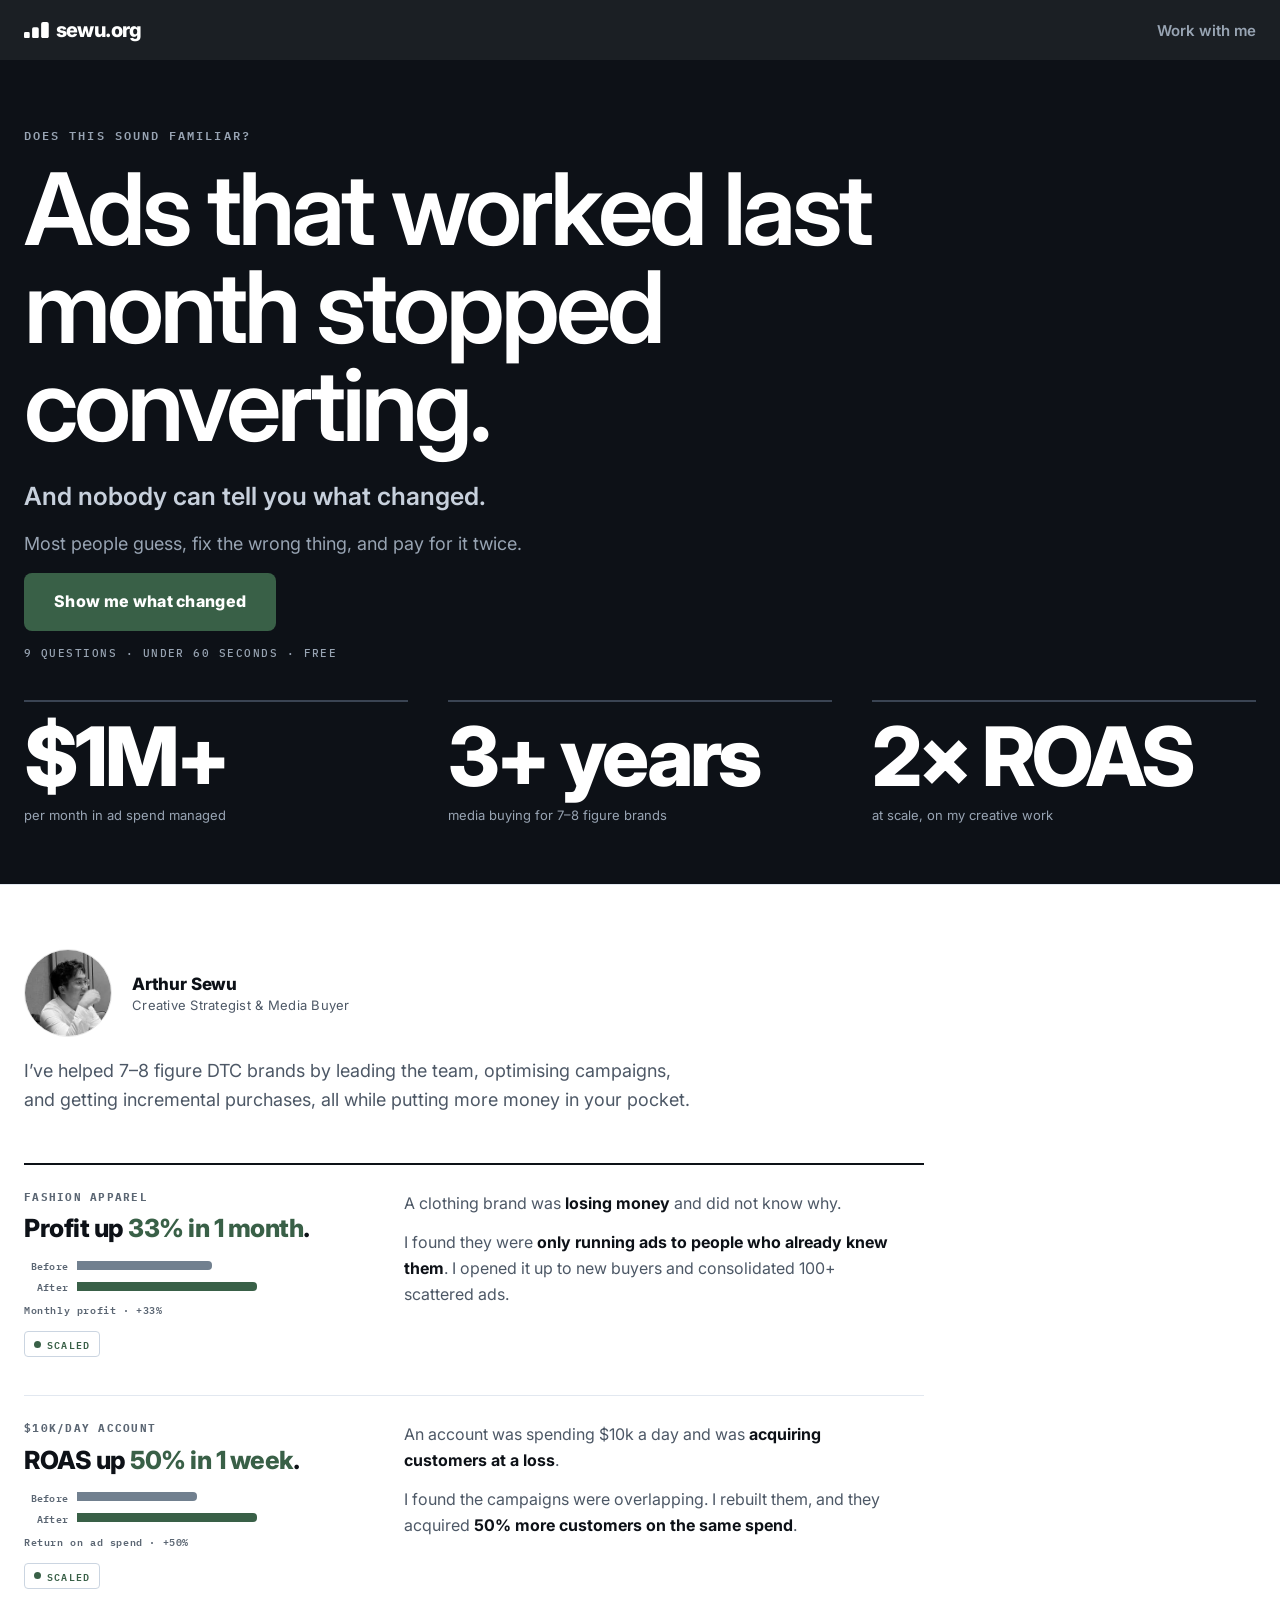
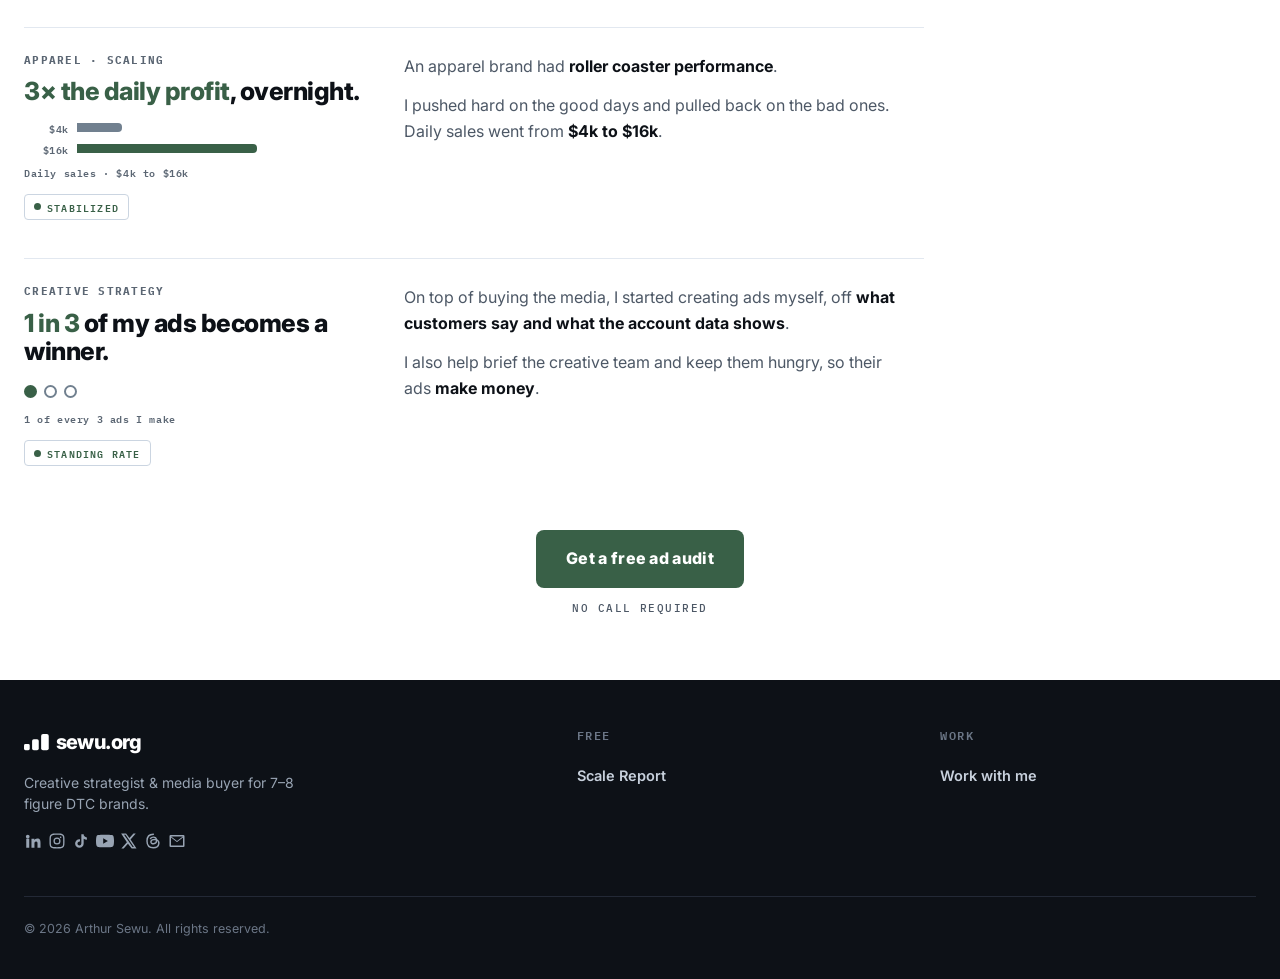
<file: index.html>
<!DOCTYPE html>
<html lang="en" data-theme="light">

<head>
    <meta charset="UTF-8">
    <meta name="viewport" content="width=device-width, initial-scale=1.0">
    <title>Arthur Sewu | Creative Strategist &amp; Media Buyer</title>
    <meta name="description"
        content="Creative strategist and media buyer for 7&ndash;8 figure DTC ecommerce brands. $1M+/month in Meta and Google ad spend managed.">
    <meta property="og:type" content="website">
    <meta property="og:site_name" content="sewu.org">
    <meta property="og:title" content="Arthur Sewu — Creative Strategist &amp; Media Buyer">
    <meta property="og:description" content="Ads that worked last month stopped converting. And nobody can tell you what changed.">
    <meta property="og:url" content="https://sewu.org/">
    <meta property="og:image" content="https://sewu.org/assets/og.png?v=91318fbf">
    <meta property="og:image:width" content="1200">
    <meta property="og:image:height" content="630">
    <meta name="twitter:card" content="summary_large_image">
    <meta name="twitter:title" content="Arthur Sewu — Creative Strategist &amp; Media Buyer">
    <meta name="twitter:description" content="Ads that worked last month stopped converting. And nobody can tell you what changed.">
    <meta name="twitter:image" content="https://sewu.org/assets/og.png?v=91318fbf">

    <meta name="referrer" content="strict-origin-when-cross-origin">
    <meta http-equiv="X-Content-Type-Options" content="nosniff">
    <link rel="canonical" href="https://sewu.org/">
    <link rel="icon" type="image/svg+xml" href="assets/favicon.svg?v=234a9319">
    <link rel="apple-touch-icon" href="assets/apple-touch-icon.png?v=afd05588">
    <meta name="theme-color" content="#0d1117">
    <link rel="preconnect" href="https://fonts.googleapis.com">
    <link rel="preconnect" href="https://fonts.gstatic.com" crossorigin>
    <link href="https://fonts.googleapis.com/css2?family=IBM+Plex+Mono:wght@500;600&family=Inter:wght@400;600;700;800&display=swap" rel="stylesheet">
    <link rel="stylesheet" href="style.css?v=c81ef339">
    <script type="application/ld+json">
    {
      "@context": "https://schema.org",
      "@type": "Person",
      "name": "Arthur Sewu",
      "url": "https://sewu.org/",
      "image": "https://sewu.org/assets/arthur.jpg",
      "jobTitle": "Creative Strategist & Media Buyer",
      "email": "mailto:arthur@sewu.org",
      "description": "Creative strategist and media buyer for 7\u20138 figure DTC ecommerce brands. $1M+/month in Meta and Google ad spend managed.",
      "knowsAbout": ["Meta Ads", "Google Ads", "Direct response creative", "Media buying", "DTC ecommerce"],
      "sameAs": [
        "https://www.linkedin.com/in/arthursewu",
        "https://www.instagram.com/arthursewu/",
        "https://www.tiktok.com/@arthur.sewu",
        "https://www.youtube.com/@arthursewu",
        "https://x.com/arthursewu",
        "https://www.threads.net/@arthursewu"
      ]
    }
    </script>
    <script type="application/ld+json">
    {
      "@context": "https://schema.org",
      "@type": "WebSite",
      "name": "sewu.org",
      "url": "https://sewu.org/",
      "publisher": { "@type": "Person", "name": "Arthur Sewu" }
    }
    </script>
</head>

<body>
    <a class="skip" href="#main">Skip to content</a>

    <nav class="nav">
        <div class="wrap">
            <a class="brand" href=""><svg class="mk" viewBox="6 19 52 34" aria-hidden="true"><rect x="6" y="40" width="12" height="13" rx="3" fill="currentColor"/><rect x="23" y="30" width="14" height="23" rx="3.5" fill="currentColor"/><rect x="42" y="19" width="16" height="34" rx="4" fill="currentColor"/></svg><b>sewu.org</b></a>
            <ul>
                <li><a class="lnk" href="contact/">Work with me</a></li>
            </ul>
        </div>
    </nav>

    <!-- HERO -->
    <section class="hero" id="main" tabindex="-1">
        <div class="wrap">
            <p class="eyebrow">Does this sound familiar?</p>
            <h1>Ads that worked last month stopped converting.</h1>
            <p class="lead">And nobody can tell you what changed.</p>
            <p>Most people guess, fix the wrong thing, and pay for it twice.</p>
            <p><a class="btn" href="scale/">Show me what changed</a></p>
            <p class="btn-sub">9 questions &middot; under 60 seconds &middot; free</p>
            <div class="stats">
                <div class="stat"><b>$1M+</b><span>per month in ad spend managed</span></div>
                <div class="stat"><b>3+ years</b><span>media buying for 7&ndash;8 figure brands</span></div>
                <div class="stat"><b>2&times; ROAS</b><span>at scale, on my creative work</span></div>
            </div>
        
            </div>
    </section>


    <section>
        <div class="wrap">
            <div class="intro">
                <img src="assets/arthur.jpg" alt="Arthur Sewu" width="88" height="88">
                <p class="byline"><b>Arthur Sewu</b><span>Creative Strategist &amp; Media Buyer</span></p>
                <p class="bio">I&rsquo;ve helped 7&ndash;8 figure DTC brands by leading the team, optimising
                    campaigns, and getting incremental purchases, all while putting more money in your pocket.</p>
            </div>
            <ul class="cases">
                <li>
                    <div class="lead-col">
                        <p class="eyebrow">Fashion apparel</p>
                        <b>Profit up <span class="hl">33% in 1 month</span>.</b>
                        <div class="gfx">
                            <div class="barrow"><span class="barlab">Before</span><span
                                    class="bar pre" style="width:135px"></span></div>
                            <div class="barrow"><span class="barlab">After</span><span
                                    class="bar post" style="width:180px"></span></div>
                            <p class="gfxcap">Monthly profit &middot; +33%</p>
                            <span class="verdict">Scaled</span>
                        </div>
                    </div>
                    <div class="body-col">
                        <p>A clothing brand was <b>losing money</b> and did not know why.</p>
                        <p>I found they were <b>only running ads to people who already knew them</b>. I
                            opened it up to new buyers and consolidated 100+ scattered ads.</p>
                    </div>
                </li>
                <li>
                    <div class="lead-col">
                        <p class="eyebrow">$10k/day account</p>
                        <b>ROAS up <span class="hl">50% in 1 week</span>.</b>
                        <div class="gfx">
                            <div class="barrow"><span class="barlab">Before</span><span
                                    class="bar pre" style="width:120px"></span></div>
                            <div class="barrow"><span class="barlab">After</span><span
                                    class="bar post" style="width:180px"></span></div>
                            <p class="gfxcap">Return on ad spend &middot; +50%</p>
                            <span class="verdict">Scaled</span>
                        </div>
                    </div>
                    <div class="body-col">
                        <p>An account was spending $10k a day and was <b>acquiring customers at a
                            loss</b>.</p>
                        <p>I found the campaigns were overlapping. I rebuilt them, and they acquired
                            <b>50% more customers on the same spend</b>.</p>
                    </div>
                </li>
                <li>
                    <div class="lead-col">
                        <p class="eyebrow">Apparel &middot; scaling</p>
                        <b><span class="hl">3&times; the daily profit</span>, overnight.</b>
                        <div class="gfx">
                            <div class="barrow"><span class="barlab">$4k</span><span
                                    class="bar pre" style="width:45px"></span></div>
                            <div class="barrow"><span class="barlab">$16k</span><span
                                    class="bar post" style="width:180px"></span></div>
                            <p class="gfxcap">Daily sales &middot; $4k to $16k</p>
                            <span class="verdict">Stabilized</span>
                        </div>
                    </div>
                    <div class="body-col">
                        <p>An apparel brand had <b>roller coaster performance</b>.</p>
                        <p>I pushed hard on the good days and pulled back on the bad ones. Daily
                            sales went from <b>$4k to $16k</b>.</p>
                    </div>
                </li>
                <li>
                    <div class="lead-col">
                        <p class="eyebrow">Creative strategy</p>
                        <b><span class="hl">1 in 3</span> of my ads becomes a winner.</b>
                        <div class="gfx">
                            <div class="dots"><span class="dot on"></span><span class="dot"></span><span
                                    class="dot"></span></div>
                            <p class="gfxcap">1 of every 3 ads I make</p>
                            <span class="verdict">Standing rate</span>
                        </div>
                    </div>
                    <div class="body-col">
                        <p>On top of buying the media, I started creating ads myself, off <b>what
                            customers say and what the account data shows</b>.</p>
                        <p>I also help brief the creative team and keep them hungry, so their ads
                            <b>make money</b>.</p>
                    </div>
                </li>
            </ul>

            <div class="cta-cases">
                <a class="btn" href="contact/">Get a free ad audit</a>
                <p class="btn-sub">no call required</p>
            </div>

        </div>
    </section>

    <footer>
        <div class="wrap">
            <div class="ft-grid">
                <div class="ft-brand">
                    <a class="brand" href="./"><svg class="mk" viewBox="6 19 52 34" aria-hidden="true"><rect x="6" y="40" width="12" height="13" rx="3" fill="currentColor"/><rect x="23" y="30" width="14" height="23" rx="3.5" fill="currentColor"/><rect x="42" y="19" width="16" height="34" rx="4" fill="currentColor"/></svg><b>sewu.org</b></a>
                    <p class="ft-tag">Creative strategist &amp; media buyer for 7&ndash;8 figure DTC brands.</p>
                    <span class="ft-ico-row"><a class="ft-ico" href="https://www.linkedin.com/in/arthursewu" target="_blank" rel="noopener" aria-label="LinkedIn"><svg viewBox="0 0 24 24" width="18" height="18" aria-hidden="true"><path fill="currentColor" d="M4.98 3.5a2.5 2.5 0 1 1 0 5 2.5 2.5 0 0 1 0-5ZM3 9h4v12H3V9Zm7 0h3.8v1.7h.05c.53-.95 1.83-1.95 3.75-1.95 4 0 4.4 2.5 4.4 5.8V21h-4v-5.3c0-1.3 0-3-1.9-3s-2.15 1.4-2.15 2.9V21h-4V9Z"/></svg></a><a class="ft-ico" href="https://www.instagram.com/arthursewu/" target="_blank" rel="noopener" aria-label="Instagram"><svg viewBox="0 0 24 24" width="18" height="18" aria-hidden="true"><path fill="currentColor" d="M12 7.3a4.7 4.7 0 1 0 0 9.4 4.7 4.7 0 0 0 0-9.4Zm0 7.7a3 3 0 1 1 0-6 3 3 0 0 1 0 6Zm5.9-7.9a1.1 1.1 0 1 1-2.2 0 1.1 1.1 0 0 1 2.2 0ZM12 2c-2.7 0-3 0-4.1.06-1.06.05-1.79.22-2.42.47a4.9 4.9 0 0 0-1.77 1.15A4.9 4.9 0 0 0 2.53 5.47c-.25.63-.42 1.36-.47 2.42C2 8.96 2 9.3 2 12s0 3.04.06 4.11c.05 1.06.22 1.79.47 2.42.26.66.6 1.22 1.15 1.77.55.55 1.11.9 1.77 1.15.63.25 1.36.42 2.42.47C8.96 22 9.3 22 12 22s3.04 0 4.11-.06c1.06-.05 1.79-.22 2.42-.47a4.9 4.9 0 0 0 1.77-1.15 4.9 4.9 0 0 0 1.15-1.77c.25-.63.42-1.36.47-2.42C22 15.04 22 14.7 22 12s0-3.04-.06-4.11c-.05-1.06-.22-1.79-.47-2.42a4.9 4.9 0 0 0-1.15-1.77 4.9 4.9 0 0 0-1.77-1.15c-.63-.25-1.36-.42-2.42-.47C15.04 2 14.7 2 12 2Zm0 1.8c2.67 0 2.99.01 4.04.06.98.04 1.5.2 1.86.34.47.18.8.4 1.15.75.35.35.57.68.75 1.15.14.35.3.88.34 1.86.05 1.05.06 1.37.06 4.04s-.01 2.99-.06 4.04c-.04.98-.2 1.5-.34 1.86-.18.47-.4.8-.75 1.15-.35.35-.68.57-1.15.75-.35.14-.88.3-1.86.34-1.05.05-1.37.06-4.04.06s-2.99-.01-4.04-.06c-.98-.04-1.5-.2-1.86-.34a3.1 3.1 0 0 1-1.15-.75 3.1 3.1 0 0 1-.75-1.15c-.14-.35-.3-.88-.34-1.86C3.81 14.99 3.8 14.67 3.8 12s.01-2.99.06-4.04c.04-.98.2-1.5.34-1.86.18-.47.4-.8.75-1.15.35-.35.68-.57 1.15-.75.35-.14.88-.3 1.86-.34C9.01 3.81 9.33 3.8 12 3.8Z"/></svg></a><a class="ft-ico" href="https://www.tiktok.com/@arthur.sewu" target="_blank" rel="noopener" aria-label="TikTok"><svg viewBox="0 0 24 24" width="18" height="18" aria-hidden="true"><path fill="currentColor" d="M16.6 5.82A4.28 4.28 0 0 1 15.54 3h-3.09v12.4a2.6 2.6 0 0 1-2.59 2.5 2.6 2.6 0 0 1-2.6-2.6 2.6 2.6 0 0 1 3.4-2.47V9.66a5.7 5.7 0 0 0-.8-.06A5.71 5.71 0 0 0 4.15 15.3 5.71 5.71 0 0 0 9.86 21a5.71 5.71 0 0 0 5.71-5.7V9.01a7.35 7.35 0 0 0 4.3 1.38V7.3a4.3 4.3 0 0 1-3.27-1.48Z"/></svg></a><a class="ft-ico" href="https://www.youtube.com/@arthursewu" target="_blank" rel="noopener" aria-label="YouTube"><svg viewBox="0 0 24 24" width="18" height="18" aria-hidden="true"><path fill="currentColor" d="M23.5 6.2a3 3 0 0 0-2.1-2.1C19.5 3.6 12 3.6 12 3.6s-7.5 0-9.4.5A3 3 0 0 0 .5 6.2 31 31 0 0 0 0 12a31 31 0 0 0 .5 5.8 3 3 0 0 0 2.1 2.1c1.9.5 9.4.5 9.4.5s7.5 0 9.4-.5a3 3 0 0 0 2.1-2.1A31 31 0 0 0 24 12a31 31 0 0 0-.5-5.8ZM9.6 15.6V8.4l6.2 3.6-6.2 3.6Z"/></svg></a><a class="ft-ico" href="https://x.com/arthursewu" target="_blank" rel="noopener" aria-label="X"><svg viewBox="0 0 24 24" width="18" height="18" aria-hidden="true"><path fill="currentColor" d="M17.9 2H21l-6.9 7.9L22 22h-6.4l-5-6.5L4.9 22H1.8l7.4-8.4L1.5 2h6.6l4.5 5.9L17.9 2Zm-1.1 18.1h1.7L7.3 3.8H5.4l11.4 16.3Z"/></svg></a><a class="ft-ico" href="https://www.threads.net/@arthursewu" target="_blank" rel="noopener" aria-label="Threads"><svg viewBox="0 0 24 24" width="18" height="18" aria-hidden="true" fill="none" stroke="currentColor" stroke-width="1.9" stroke-linecap="round" stroke-linejoin="round"><path d="M12.5 3C7 3 4 6.6 4 12s3 9 8.5 9c4.2 0 6.9-2.2 7.3-5.6.3-2.4-.9-4.2-3-4.9-.4-2.4-2-3.7-4.3-3.7-1.7 0-3 .7-3.9 1.9"/><path d="M16.8 10.5c-1.2-.4-2.6-.5-4-.3-2.3.3-3.7 1.5-3.6 3.1.1 1.6 1.6 2.6 3.7 2.4 2.4-.2 3.9-1.8 4-4.4"/></svg></a><a class="ft-ico" href="mailto:arthur@sewu.org" aria-label="Email"><svg viewBox="0 0 24 24" width="18" height="18" aria-hidden="true"><path fill="currentColor" d="M2 5.5A1.5 1.5 0 0 1 3.5 4h17A1.5 1.5 0 0 1 22 5.5v13a1.5 1.5 0 0 1-1.5 1.5h-17A1.5 1.5 0 0 1 2 18.5v-13Zm2.2.5L12 12l7.8-6H4.2ZM20 7.4l-7.4 5.7a1 1 0 0 1-1.2 0L4 7.4V18h16V7.4Z"/></svg></a></span>
                </div>
                <div class="ft-col">
                    <h4>Free</h4>
                    <a href="scale/">Scale Report</a>
                </div>
                <div class="ft-col">
                    <h4>Work</h4>
                    <a href="contact/">Work with me</a>
                </div>
            </div>
            <p class="ft-legal">&copy; 2026 Arthur Sewu. All rights reserved.</p>
        </div>
    </footer>

    <script>
        (function () {
            if (matchMedia('(prefers-reduced-motion: reduce)').matches) return;
            if (!('IntersectionObserver' in window)) return;
            var io = new IntersectionObserver(function (entries) {
                entries.forEach(function (e) {
                    if (e.isIntersecting) { e.target.classList.add('in'); io.unobserve(e.target); }
                });
            }, { threshold: 0.25 });
            document.querySelectorAll('ul.cases > li').forEach(function (li) {
                li.classList.add('rv');
                io.observe(li);
            });
        })();
    </script>
</body>

</html>
</file>
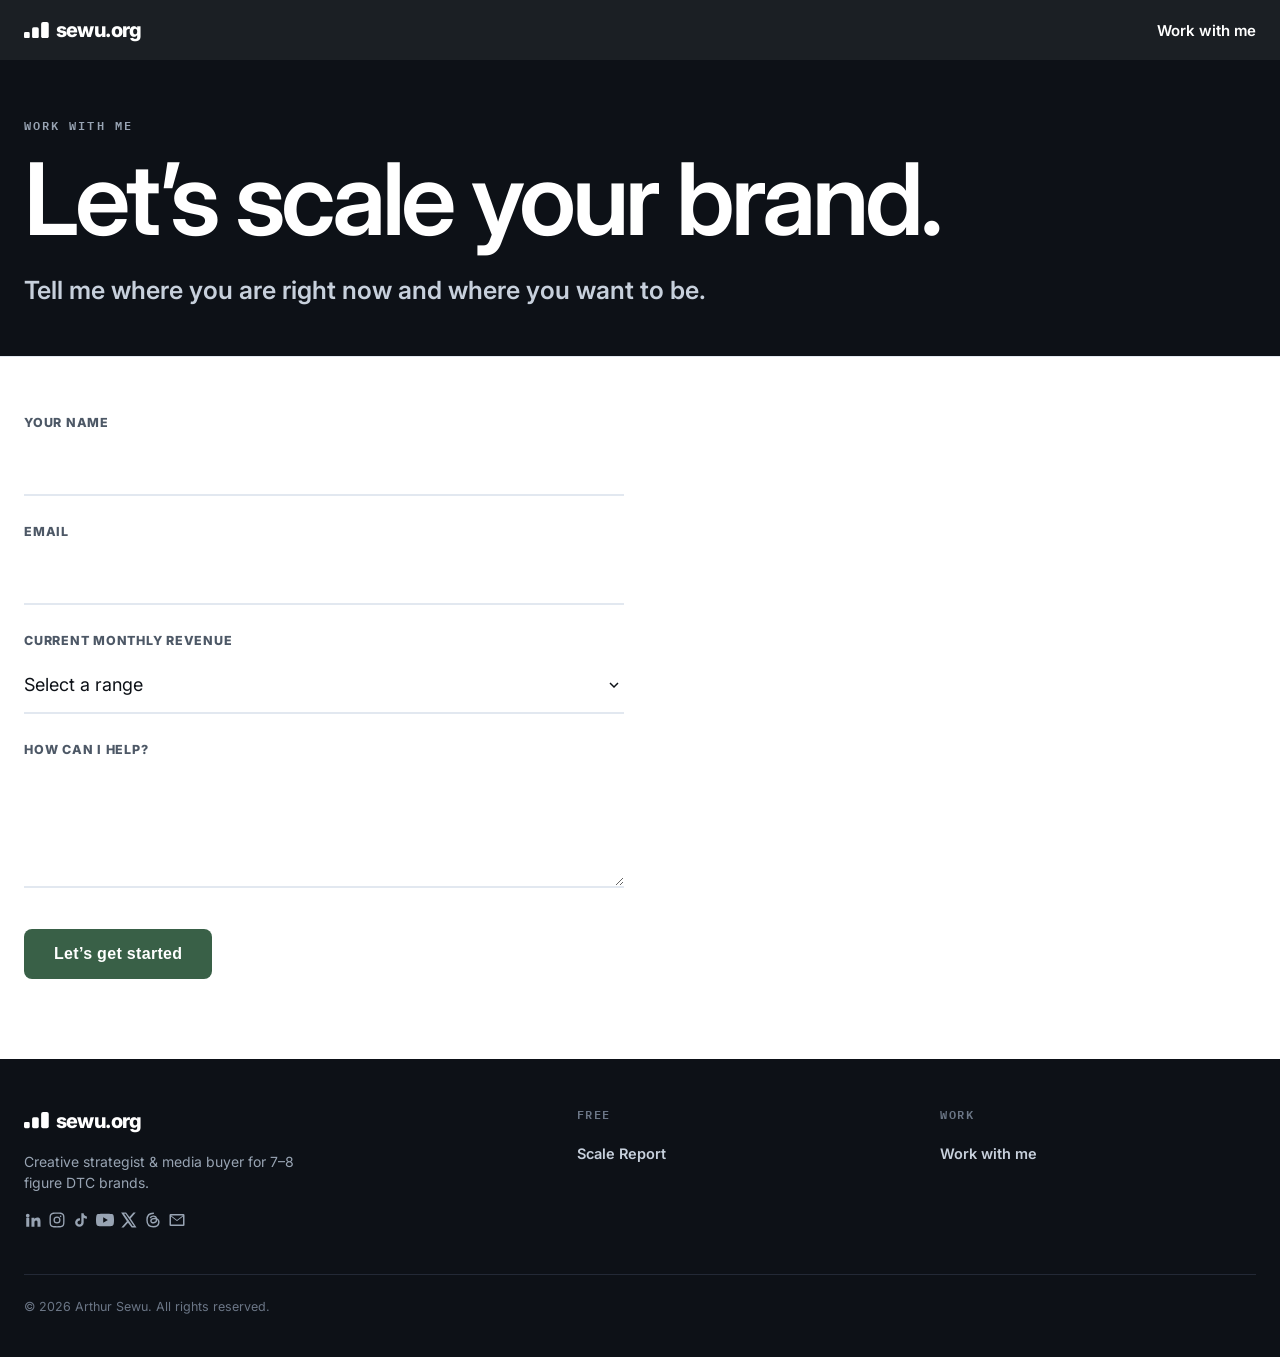
<file: contact/index.html>
<!DOCTYPE html>
<html lang="en" data-theme="light">

<head>
    <meta charset="UTF-8">
    <meta name="viewport" content="width=device-width, initial-scale=1.0">
    <title>Work with me — Arthur Sewu</title>
    <meta name="description" content="Send me your ad account and I'll tell you what's actually wrong with it. No call required.">
    <meta property="og:type" content="website">
    <meta property="og:site_name" content="sewu.org">
    <meta property="og:title" content="Work with me — Arthur Sewu">
    <meta property="og:description" content="Most DTC brands don't have a spend problem. They have a “we can't tell what's actually working” problem.">
    <meta property="og:url" content="https://sewu.org/contact/">
    <meta property="og:image" content="https://sewu.org/assets/og.png?v=91318fbf">
    <meta property="og:image:width" content="1200">
    <meta property="og:image:height" content="630">
    <meta name="twitter:card" content="summary_large_image">
    <meta name="twitter:title" content="Work with me — Arthur Sewu">
    <meta name="twitter:description" content="Most DTC brands don't have a spend problem. They have a “we can't tell what's actually working” problem.">
    <meta name="twitter:image" content="https://sewu.org/assets/og.png?v=91318fbf">

    <meta name="referrer" content="strict-origin-when-cross-origin">
    <meta http-equiv="X-Content-Type-Options" content="nosniff">
    <link rel="canonical" href="https://sewu.org/contact/">
    <link rel="icon" type="image/svg+xml" href="../assets/favicon.svg?v=234a9319">
    <link rel="apple-touch-icon" href="../assets/apple-touch-icon.png?v=afd05588">
    <meta name="theme-color" content="#0d1117">
    <link rel="preconnect" href="https://fonts.googleapis.com">
    <link rel="preconnect" href="https://fonts.gstatic.com" crossorigin>
    <link href="https://fonts.googleapis.com/css2?family=IBM+Plex+Mono:wght@500;600&family=Inter:wght@400;600;700;800&display=swap" rel="stylesheet">
    <link rel="stylesheet" href="../style.css?v=c81ef339">
</head>

<body>
    <a class="skip" href="#main">Skip to content</a>
<nav class="nav">
        <div class="wrap">
            <a class="brand" href="../"><svg class="mk" viewBox="6 19 52 34" aria-hidden="true"><rect x="6" y="40" width="12" height="13" rx="3" fill="currentColor"/><rect x="23" y="30" width="14" height="23" rx="3.5" fill="currentColor"/><rect x="42" y="19" width="16" height="34" rx="4" fill="currentColor"/></svg><b>sewu.org</b></a>
            <ul>
                <li><a class="lnk" href="../contact/" aria-current="page">Work with me</a></li>
            </ul>
        </div>
    </nav>

    <section id="main" tabindex="-1" class="hero-band">
        <div class="wrap">
            <p class="eyebrow">Work with me</p>
            <h1>Let&rsquo;s scale your brand.</h1>
            <p class="lead">Tell me where you are right now and where you want to be.</p>
        </div>
    </section>
    <section class="contact">
        <div class="wrap contact-grid">
            <div class="contact-main">
                <div class="contact-form">
                <form action="https://formsubmit.co/arthur@sewu.org" method="POST">
                <input type="hidden" name="_subject" value="New audit request from sewu.org">
                <input type="hidden" name="_captcha" value="false">
                <input type="text" name="_honey" style="display:none">

                <label for="name">Your name</label>
                <input id="name" type="text" name="name" required>

                <label for="email">Email</label>
                <input id="email" type="email" name="email" required>

                <label for="revenue">Current monthly revenue</label>
                <select id="revenue" name="revenue" required>
                    <option value="">Select a range</option>
                    <option>Under $25k/mo</option>
                    <option>$25k - $100k/mo</option>
                    <option>$100k - $250k/mo</option>
                    <option>$250k - $500k/mo</option>
                    <option>$500k - $1M/mo</option>
                    <option>$1M+/mo</option>
                </select>

                <label for="stuck">How can I help?</label>
                <textarea id="stuck" name="bottleneck" required></textarea>

                <button class="btn" type="submit">Let&rsquo;s get started</button>
            </form>
            </div>
            </div>
        </div>
    </section>

    <footer>
        <div class="wrap">
            <div class="ft-grid">
                <div class="ft-brand">
                    <a class="brand" href="../"><svg class="mk" viewBox="6 19 52 34" aria-hidden="true"><rect x="6" y="40" width="12" height="13" rx="3" fill="currentColor"/><rect x="23" y="30" width="14" height="23" rx="3.5" fill="currentColor"/><rect x="42" y="19" width="16" height="34" rx="4" fill="currentColor"/></svg><b>sewu.org</b></a>
                    <p class="ft-tag">Creative strategist &amp; media buyer for 7&ndash;8 figure DTC brands.</p>
                    <span class="ft-ico-row"><a class="ft-ico" href="https://www.linkedin.com/in/arthursewu" target="_blank" rel="noopener" aria-label="LinkedIn"><svg viewBox="0 0 24 24" width="18" height="18" aria-hidden="true"><path fill="currentColor" d="M4.98 3.5a2.5 2.5 0 1 1 0 5 2.5 2.5 0 0 1 0-5ZM3 9h4v12H3V9Zm7 0h3.8v1.7h.05c.53-.95 1.83-1.95 3.75-1.95 4 0 4.4 2.5 4.4 5.8V21h-4v-5.3c0-1.3 0-3-1.9-3s-2.15 1.4-2.15 2.9V21h-4V9Z"/></svg></a><a class="ft-ico" href="https://www.instagram.com/arthursewu/" target="_blank" rel="noopener" aria-label="Instagram"><svg viewBox="0 0 24 24" width="18" height="18" aria-hidden="true"><path fill="currentColor" d="M12 7.3a4.7 4.7 0 1 0 0 9.4 4.7 4.7 0 0 0 0-9.4Zm0 7.7a3 3 0 1 1 0-6 3 3 0 0 1 0 6Zm5.9-7.9a1.1 1.1 0 1 1-2.2 0 1.1 1.1 0 0 1 2.2 0ZM12 2c-2.7 0-3 0-4.1.06-1.06.05-1.79.22-2.42.47a4.9 4.9 0 0 0-1.77 1.15A4.9 4.9 0 0 0 2.53 5.47c-.25.63-.42 1.36-.47 2.42C2 8.96 2 9.3 2 12s0 3.04.06 4.11c.05 1.06.22 1.79.47 2.42.26.66.6 1.22 1.15 1.77.55.55 1.11.9 1.77 1.15.63.25 1.36.42 2.42.47C8.96 22 9.3 22 12 22s3.04 0 4.11-.06c1.06-.05 1.79-.22 2.42-.47a4.9 4.9 0 0 0 1.77-1.15 4.9 4.9 0 0 0 1.15-1.77c.25-.63.42-1.36.47-2.42C22 15.04 22 14.7 22 12s0-3.04-.06-4.11c-.05-1.06-.22-1.79-.47-2.42a4.9 4.9 0 0 0-1.15-1.77 4.9 4.9 0 0 0-1.77-1.15c-.63-.25-1.36-.42-2.42-.47C15.04 2 14.7 2 12 2Zm0 1.8c2.67 0 2.99.01 4.04.06.98.04 1.5.2 1.86.34.47.18.8.4 1.15.75.35.35.57.68.75 1.15.14.35.3.88.34 1.86.05 1.05.06 1.37.06 4.04s-.01 2.99-.06 4.04c-.04.98-.2 1.5-.34 1.86-.18.47-.4.8-.75 1.15-.35.35-.68.57-1.15.75-.35.14-.88.3-1.86.34-1.05.05-1.37.06-4.04.06s-2.99-.01-4.04-.06c-.98-.04-1.5-.2-1.86-.34a3.1 3.1 0 0 1-1.15-.75 3.1 3.1 0 0 1-.75-1.15c-.14-.35-.3-.88-.34-1.86C3.81 14.99 3.8 14.67 3.8 12s.01-2.99.06-4.04c.04-.98.2-1.5.34-1.86.18-.47.4-.8.75-1.15.35-.35.68-.57 1.15-.75.35-.14.88-.3 1.86-.34C9.01 3.81 9.33 3.8 12 3.8Z"/></svg></a><a class="ft-ico" href="https://www.tiktok.com/@arthur.sewu" target="_blank" rel="noopener" aria-label="TikTok"><svg viewBox="0 0 24 24" width="18" height="18" aria-hidden="true"><path fill="currentColor" d="M16.6 5.82A4.28 4.28 0 0 1 15.54 3h-3.09v12.4a2.6 2.6 0 0 1-2.59 2.5 2.6 2.6 0 0 1-2.6-2.6 2.6 2.6 0 0 1 3.4-2.47V9.66a5.7 5.7 0 0 0-.8-.06A5.71 5.71 0 0 0 4.15 15.3 5.71 5.71 0 0 0 9.86 21a5.71 5.71 0 0 0 5.71-5.7V9.01a7.35 7.35 0 0 0 4.3 1.38V7.3a4.3 4.3 0 0 1-3.27-1.48Z"/></svg></a><a class="ft-ico" href="https://www.youtube.com/@arthursewu" target="_blank" rel="noopener" aria-label="YouTube"><svg viewBox="0 0 24 24" width="18" height="18" aria-hidden="true"><path fill="currentColor" d="M23.5 6.2a3 3 0 0 0-2.1-2.1C19.5 3.6 12 3.6 12 3.6s-7.5 0-9.4.5A3 3 0 0 0 .5 6.2 31 31 0 0 0 0 12a31 31 0 0 0 .5 5.8 3 3 0 0 0 2.1 2.1c1.9.5 9.4.5 9.4.5s7.5 0 9.4-.5a3 3 0 0 0 2.1-2.1A31 31 0 0 0 24 12a31 31 0 0 0-.5-5.8ZM9.6 15.6V8.4l6.2 3.6-6.2 3.6Z"/></svg></a><a class="ft-ico" href="https://x.com/arthursewu" target="_blank" rel="noopener" aria-label="X"><svg viewBox="0 0 24 24" width="18" height="18" aria-hidden="true"><path fill="currentColor" d="M17.9 2H21l-6.9 7.9L22 22h-6.4l-5-6.5L4.9 22H1.8l7.4-8.4L1.5 2h6.6l4.5 5.9L17.9 2Zm-1.1 18.1h1.7L7.3 3.8H5.4l11.4 16.3Z"/></svg></a><a class="ft-ico" href="https://www.threads.net/@arthursewu" target="_blank" rel="noopener" aria-label="Threads"><svg viewBox="0 0 24 24" width="18" height="18" aria-hidden="true" fill="none" stroke="currentColor" stroke-width="1.9" stroke-linecap="round" stroke-linejoin="round"><path d="M12.5 3C7 3 4 6.6 4 12s3 9 8.5 9c4.2 0 6.9-2.2 7.3-5.6.3-2.4-.9-4.2-3-4.9-.4-2.4-2-3.7-4.3-3.7-1.7 0-3 .7-3.9 1.9"/><path d="M16.8 10.5c-1.2-.4-2.6-.5-4-.3-2.3.3-3.7 1.5-3.6 3.1.1 1.6 1.6 2.6 3.7 2.4 2.4-.2 3.9-1.8 4-4.4"/></svg></a><a class="ft-ico" href="mailto:arthur@sewu.org" aria-label="Email"><svg viewBox="0 0 24 24" width="18" height="18" aria-hidden="true"><path fill="currentColor" d="M2 5.5A1.5 1.5 0 0 1 3.5 4h17A1.5 1.5 0 0 1 22 5.5v13a1.5 1.5 0 0 1-1.5 1.5h-17A1.5 1.5 0 0 1 2 18.5v-13Zm2.2.5L12 12l7.8-6H4.2ZM20 7.4l-7.4 5.7a1 1 0 0 1-1.2 0L4 7.4V18h16V7.4Z"/></svg></a></span>
                </div>
                <div class="ft-col">
                    <h4>Free</h4>
                    <a href="../scale/">Scale Report</a>
                </div>
                <div class="ft-col">
                    <h4>Work</h4>
                    <a href="../contact/">Work with me</a>
                </div>
            </div>
            <p class="ft-legal">&copy; 2026 Arthur Sewu. All rights reserved.</p>
        </div>
    </footer>
</body>

</html>
</file>
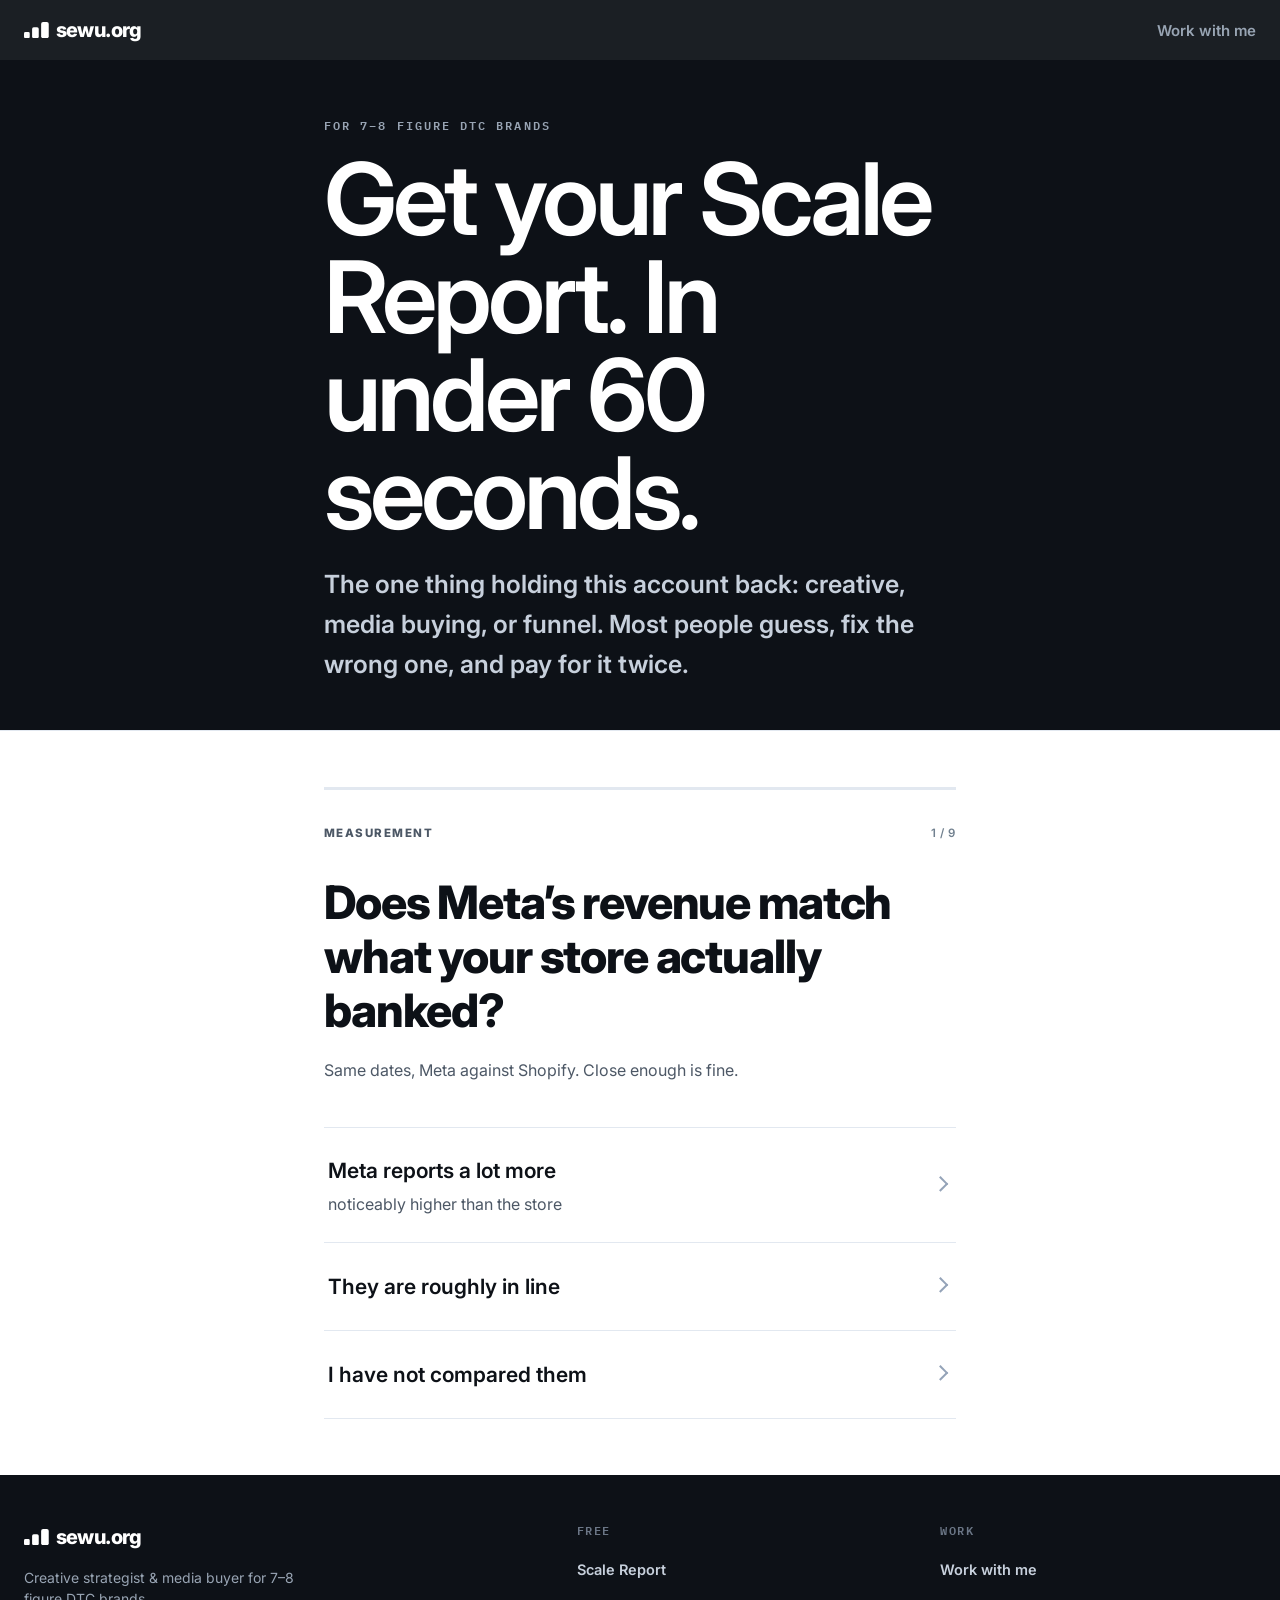
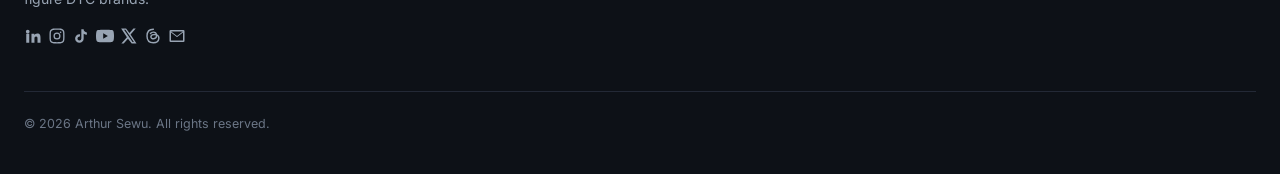
<file: diagnose/index.html>
<!DOCTYPE html><html><head><meta charset="utf-8"><meta name="robots" content="noindex"><title>Scale Report</title><meta http-equiv="refresh" content="0; url=/scale/"><link rel="canonical" href="https://sewu.org/scale/"></head><body><p>Moved to <a href="/scale/">/scale</a>.</p></body></html>
</file>
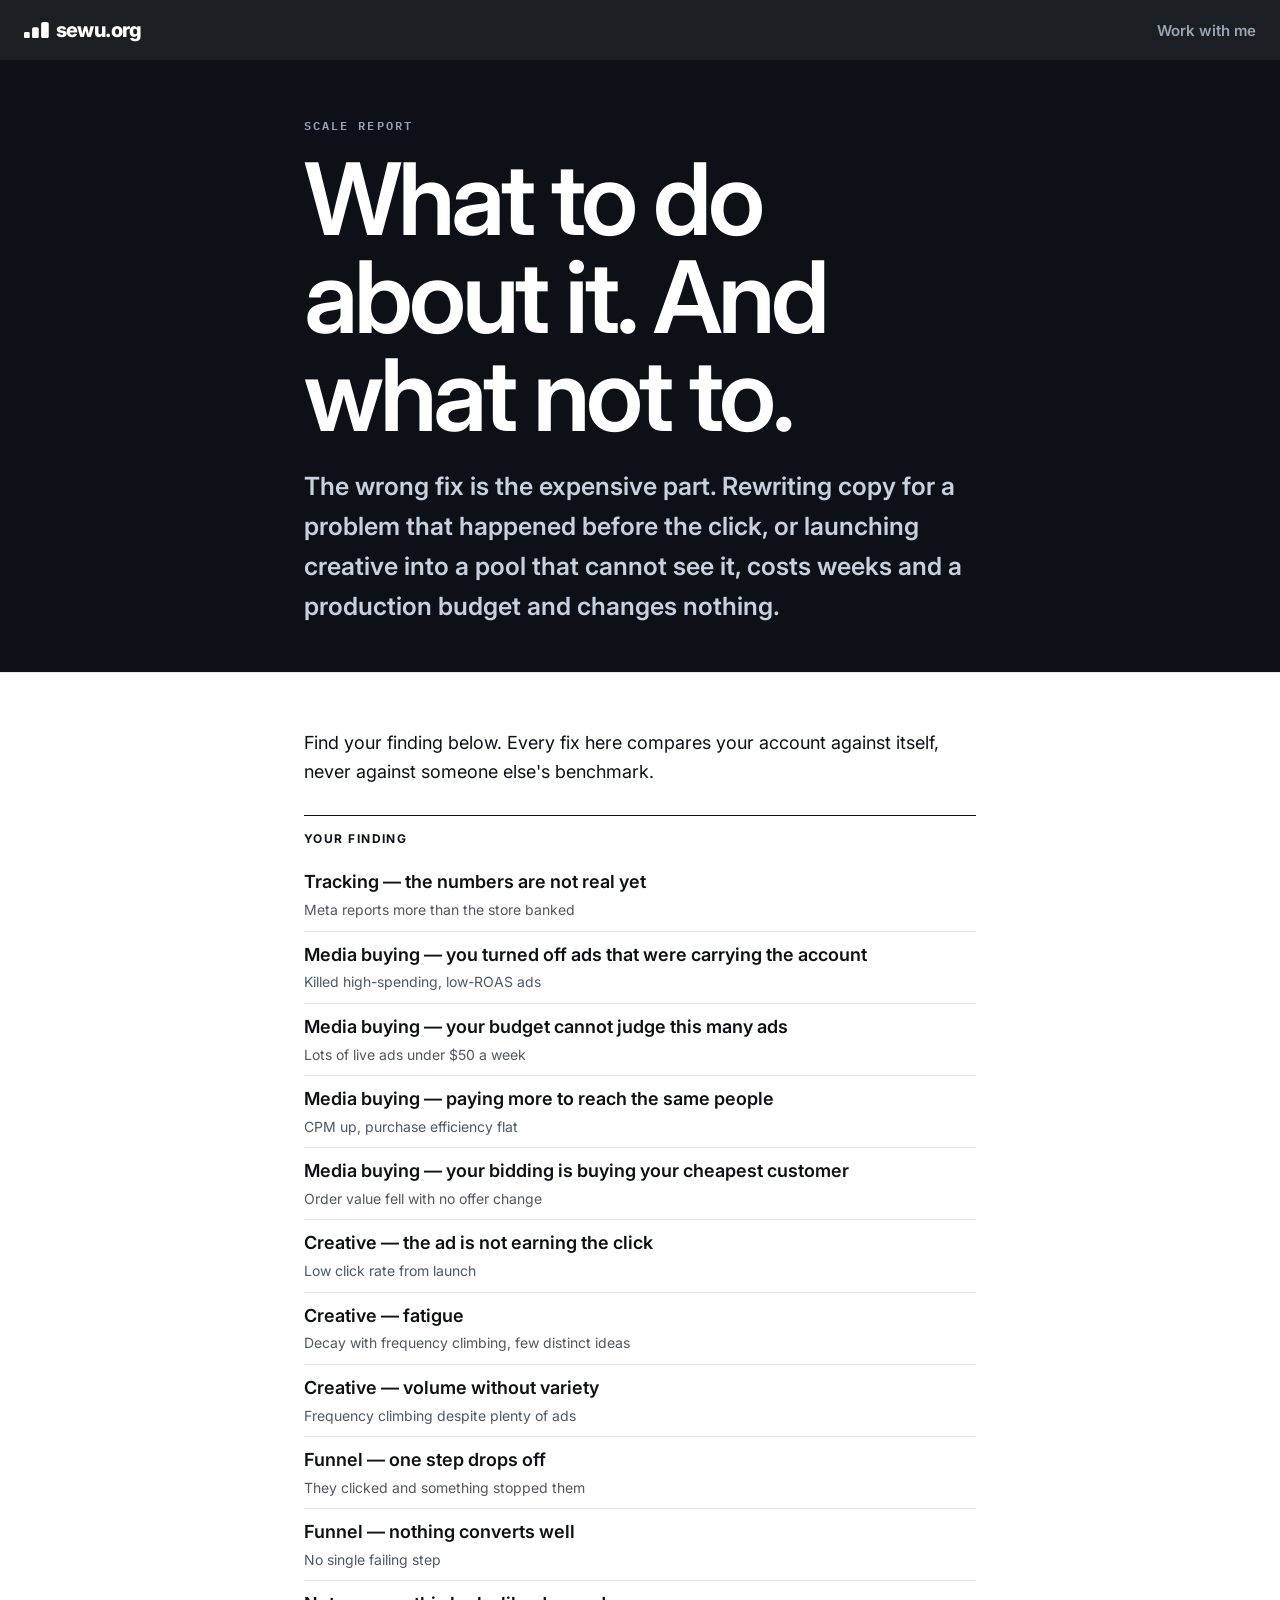
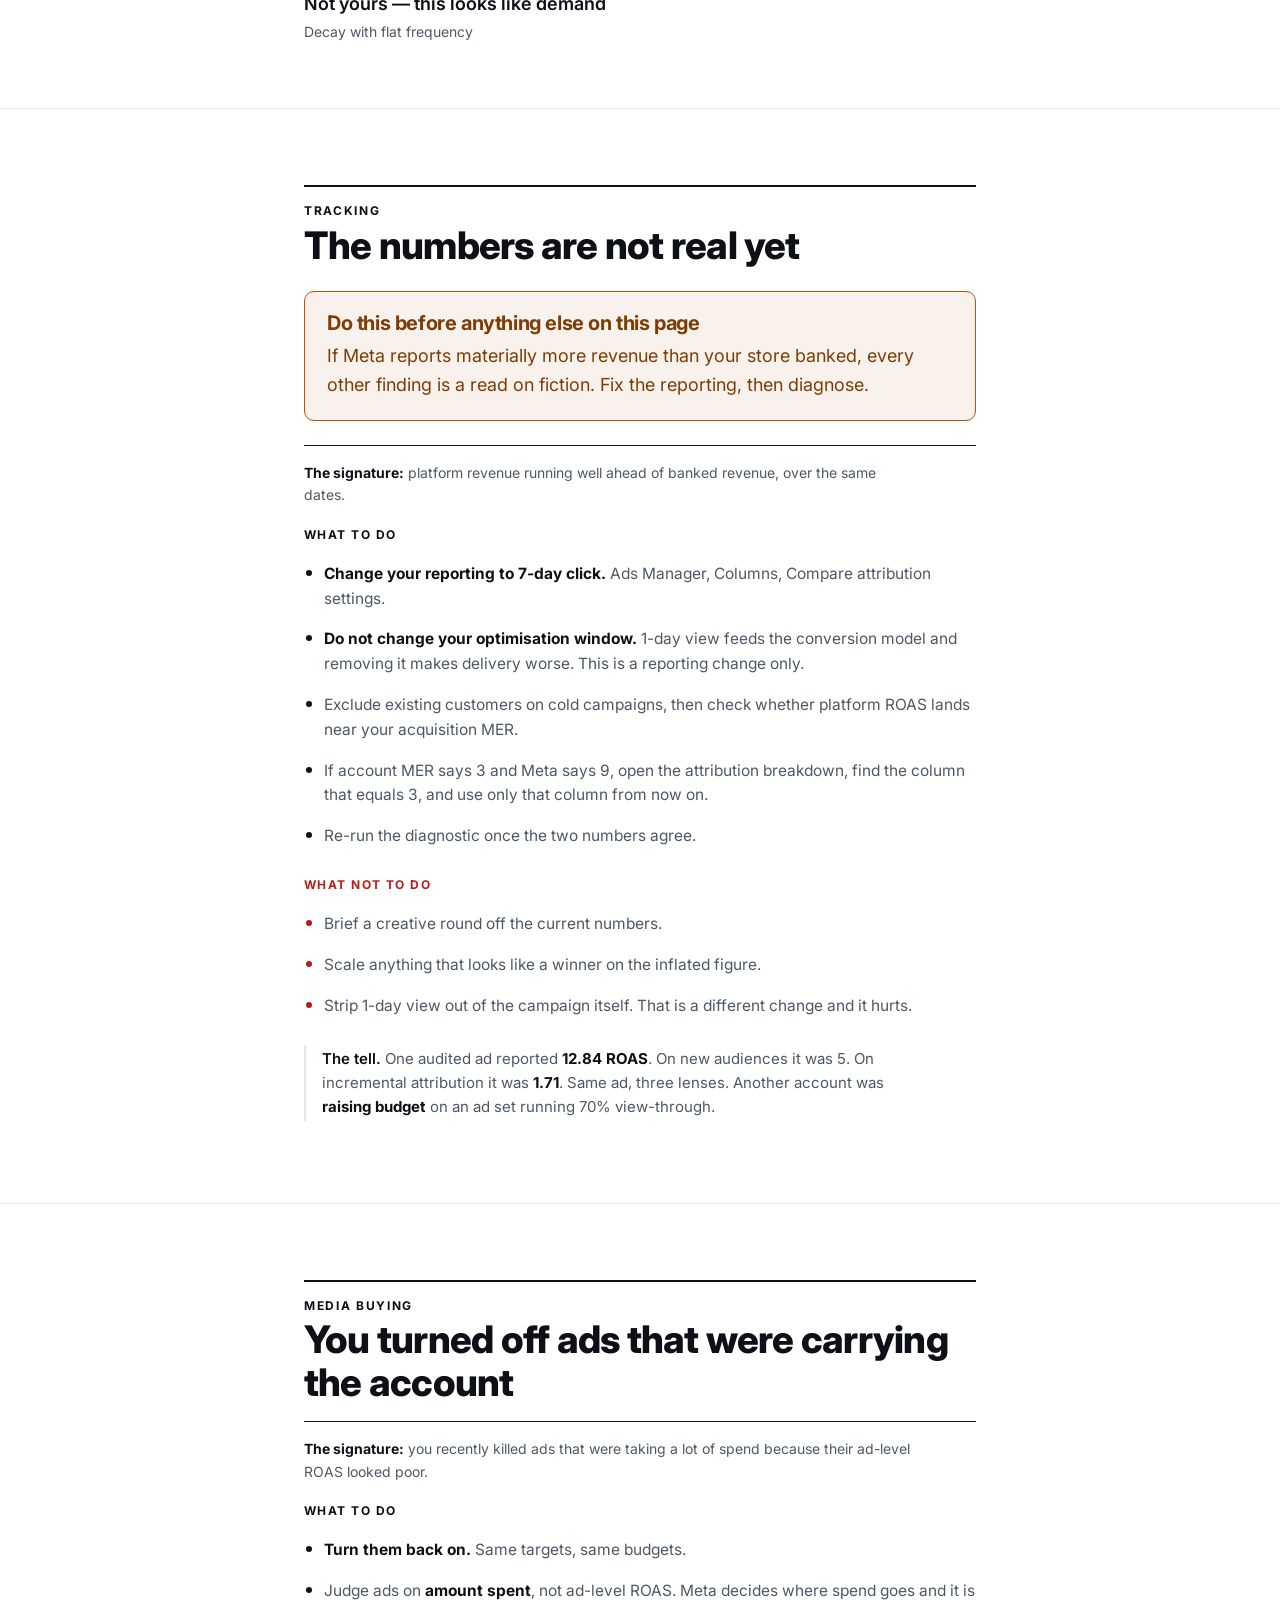
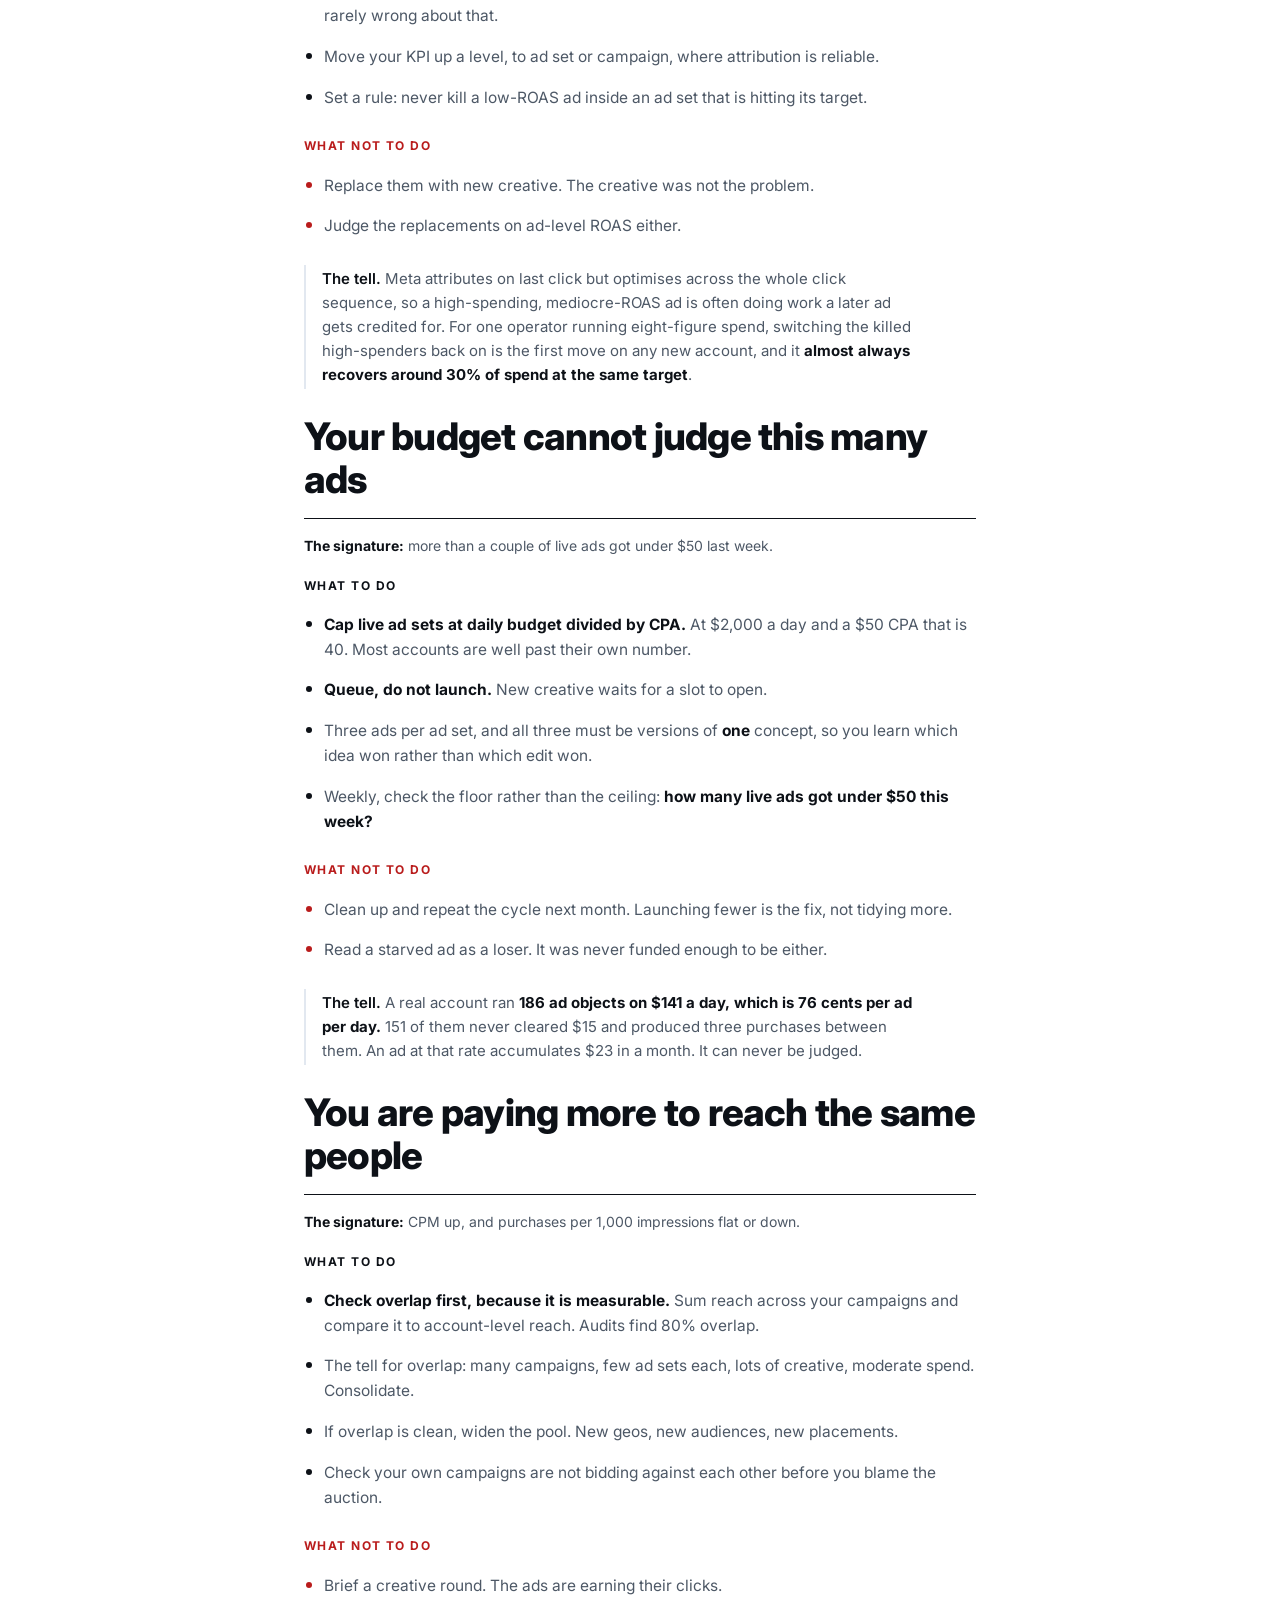
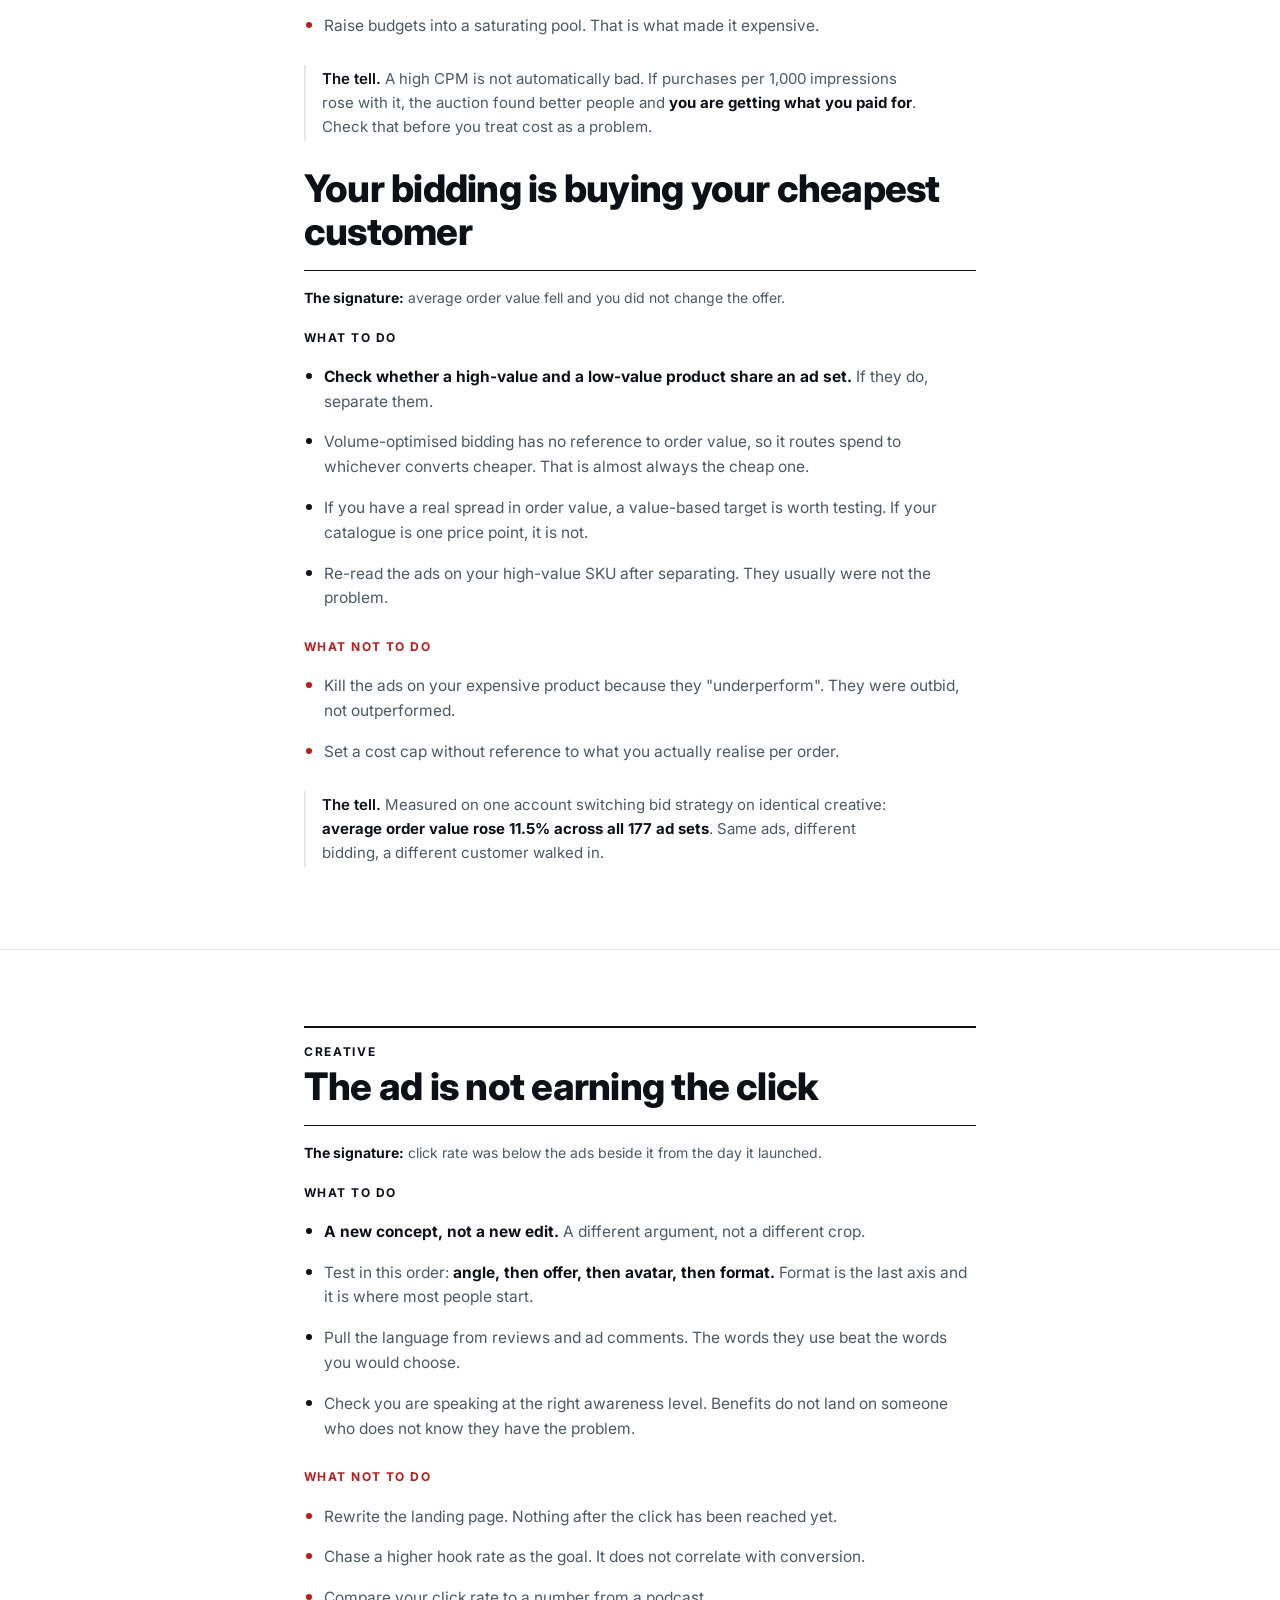
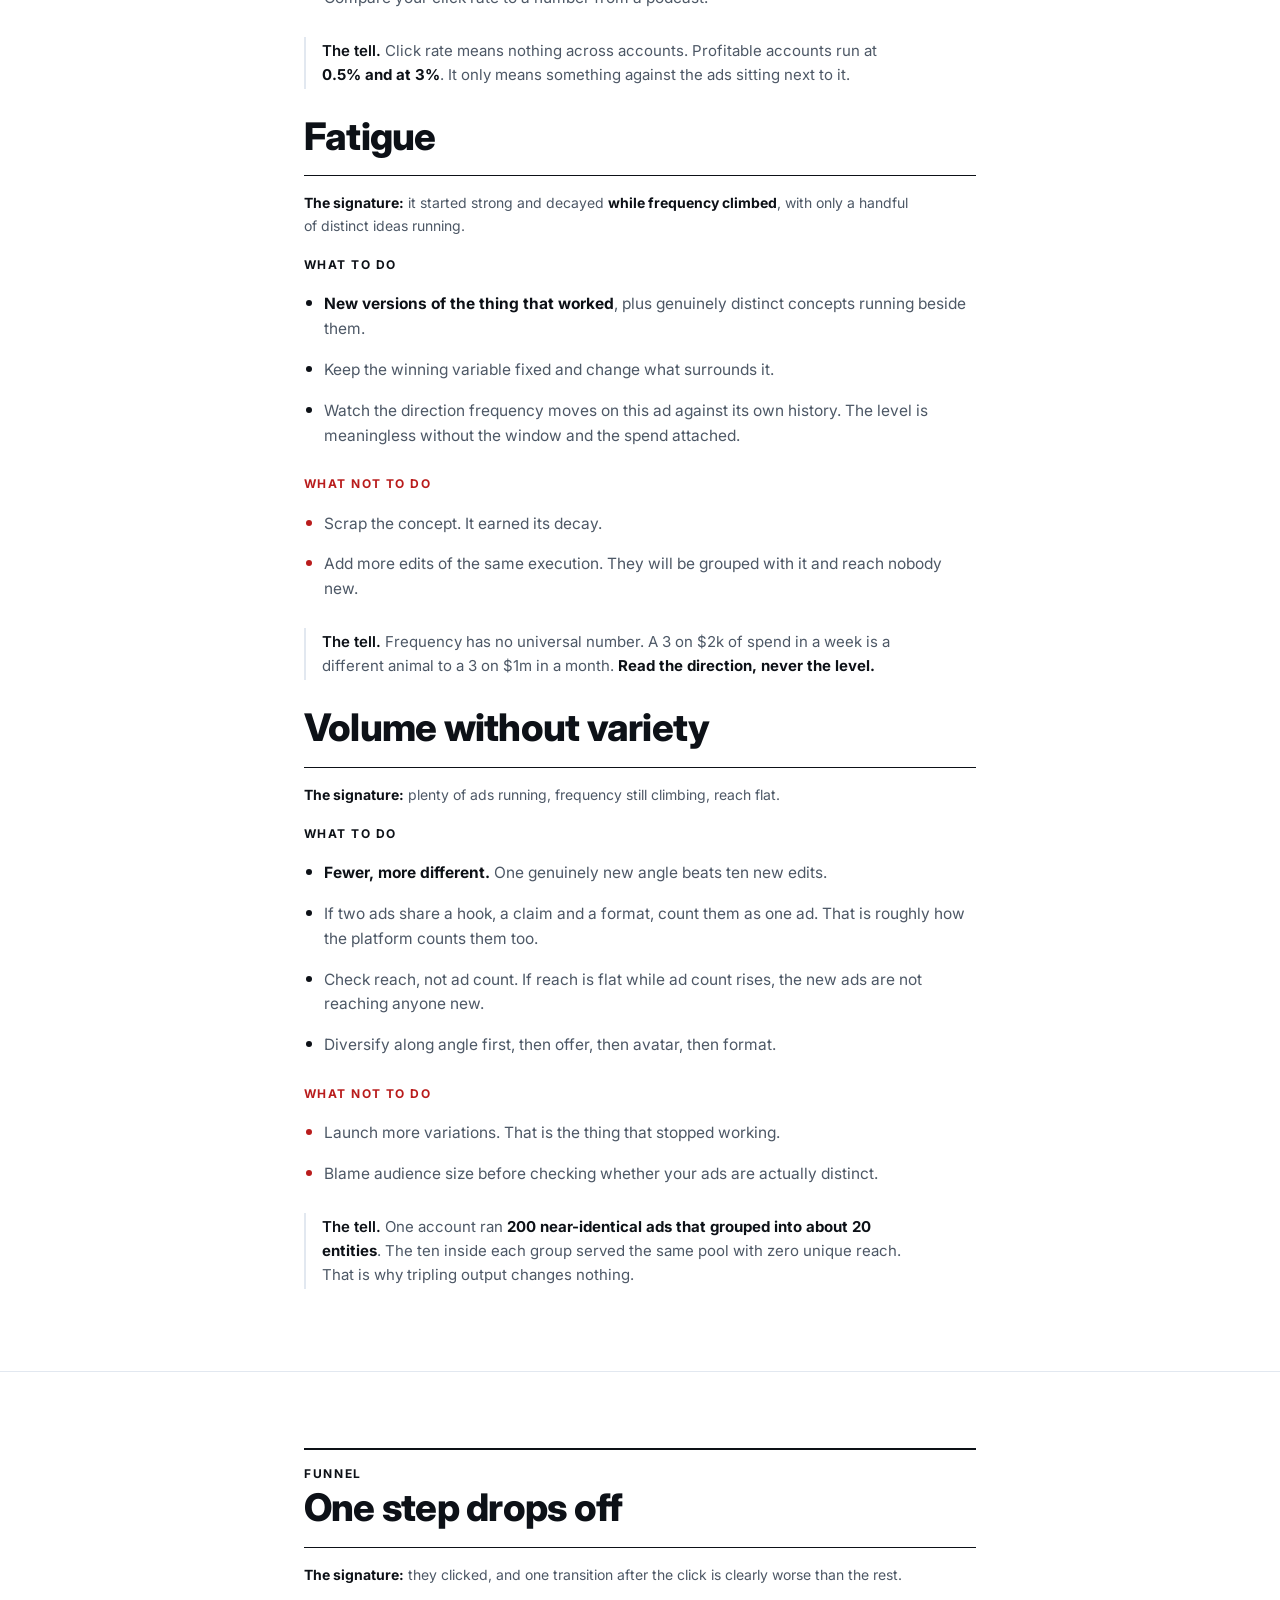
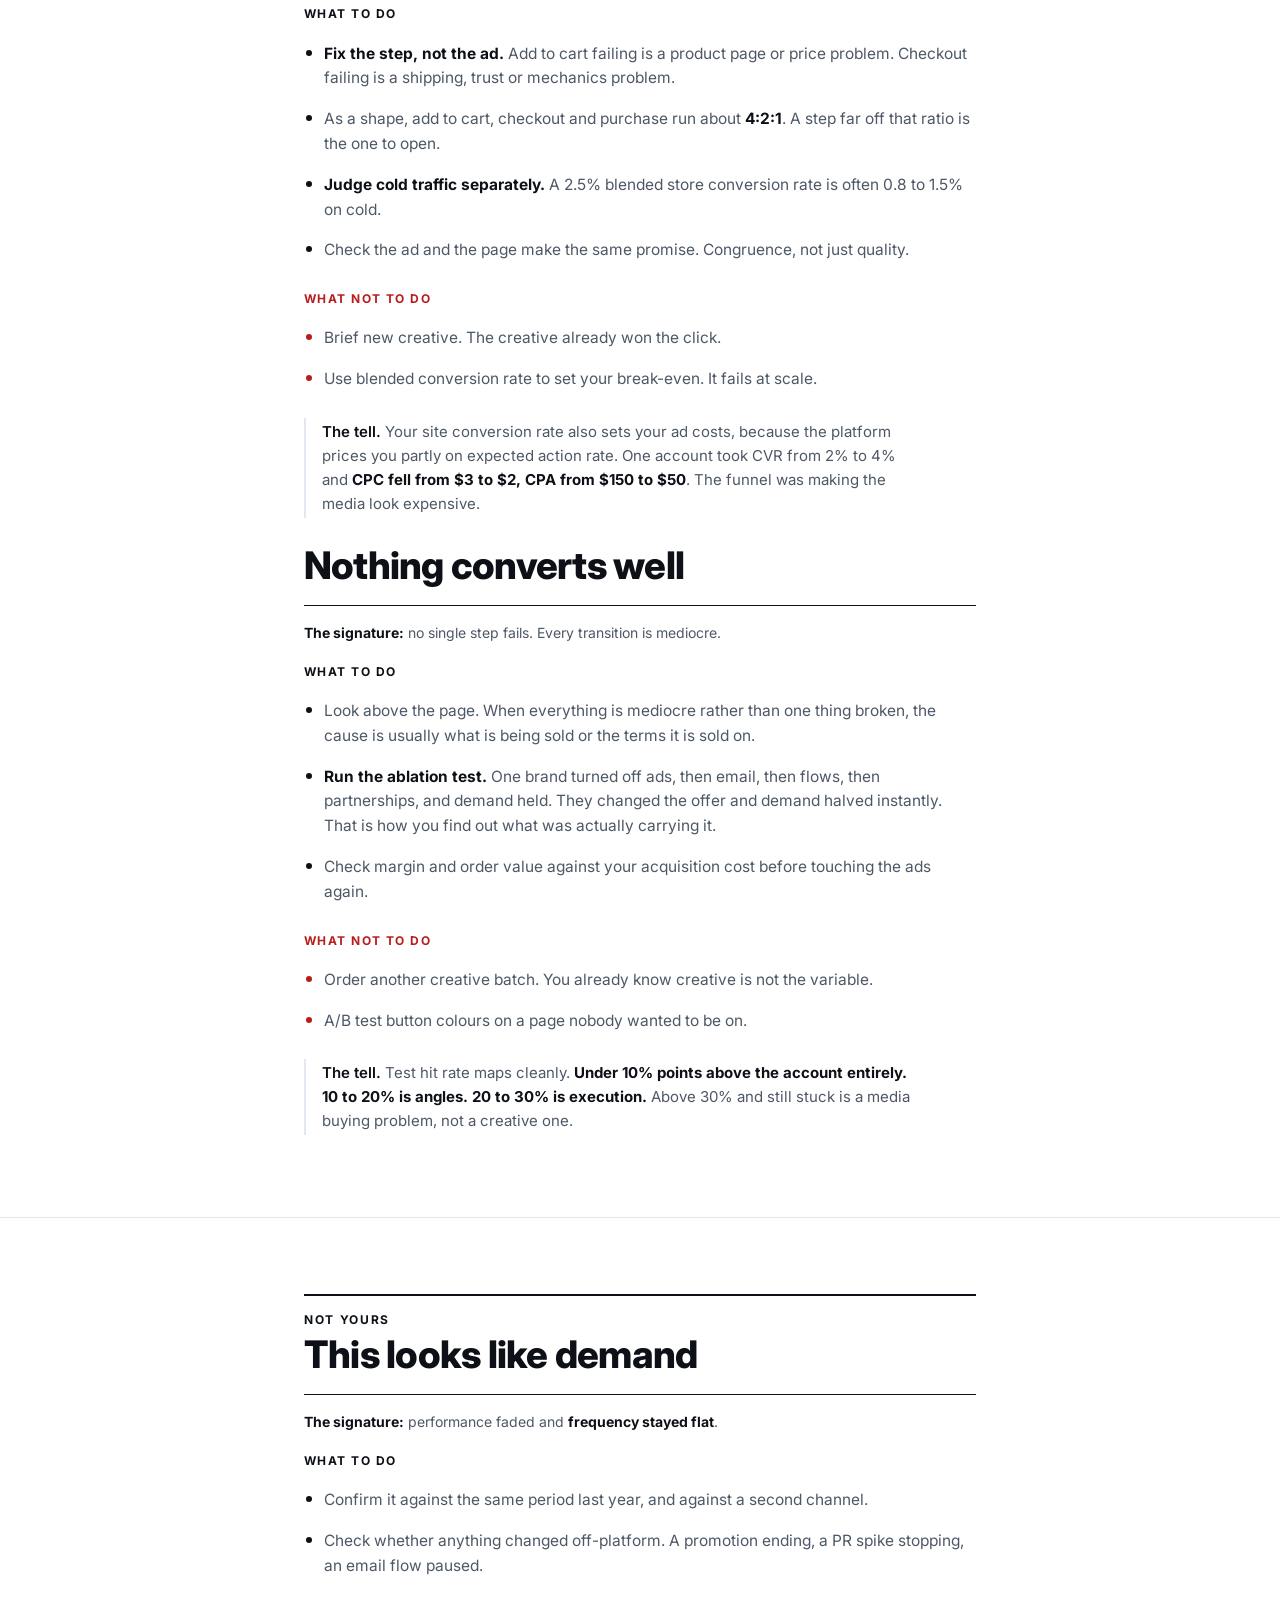
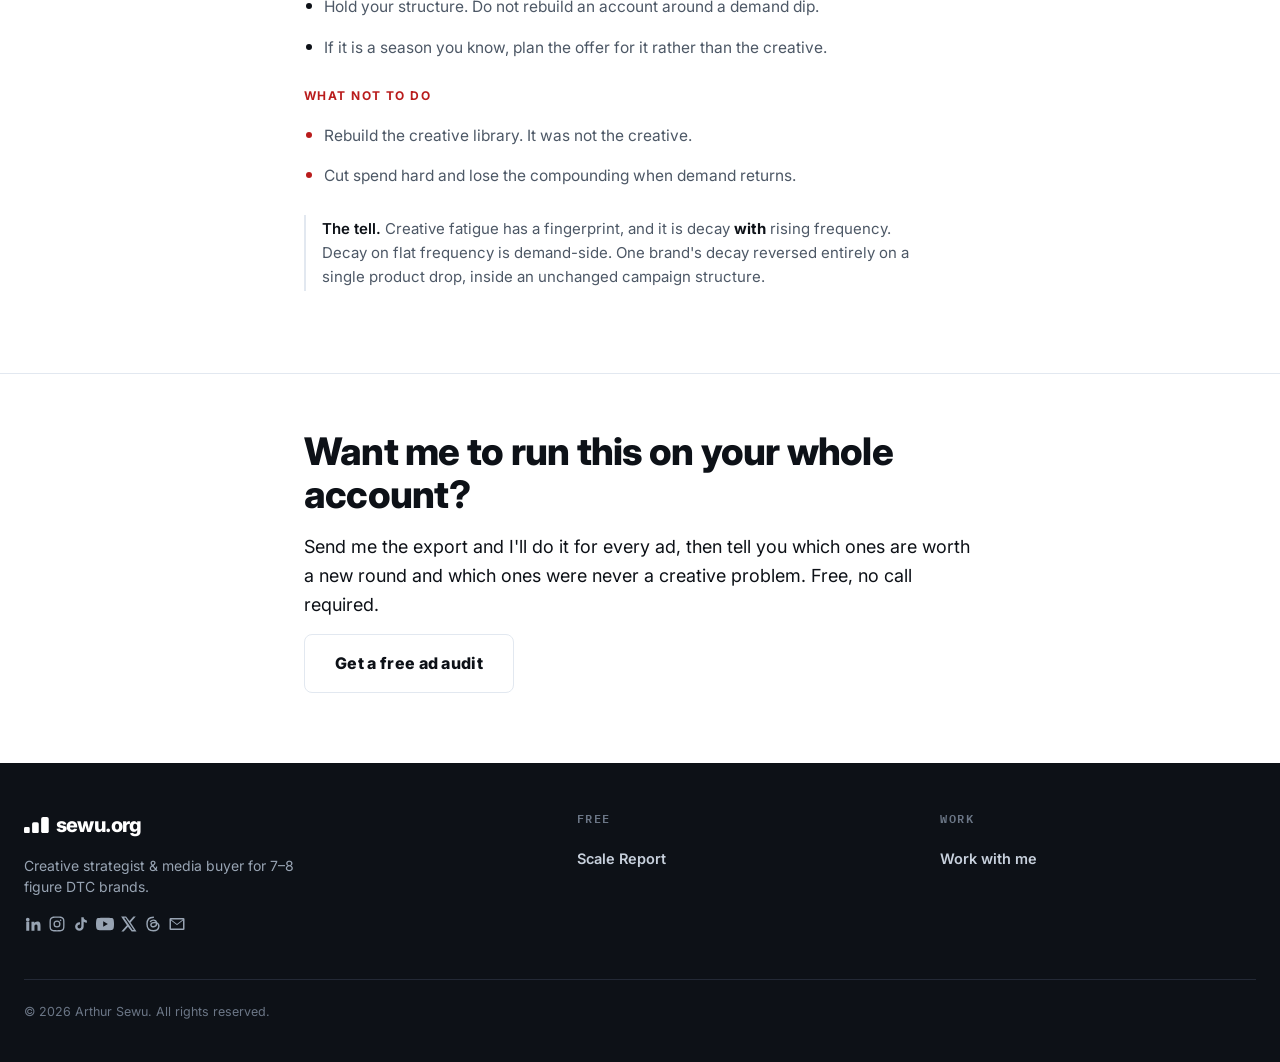
<file: report/index.html>
<!DOCTYPE html>
<html lang="en" data-theme="light">

<head>
    <meta charset="UTF-8">
    <meta name="viewport" content="width=device-width, initial-scale=1.0">
    <meta name="robots" content="noindex, follow">
    <title>Scale Report — the fixes</title>
    <meta name="description" content="What to do about a creative, media buying or funnel problem. And what not to do.">
    <meta property="og:type" content="website">
    <meta property="og:site_name" content="sewu.org">
    <meta property="og:title" content="Scale Report — the fixes">
    <meta property="og:description" content="What to do about it, and what not to.">
    <meta property="og:url" content="https://sewu.org/report/">
    <meta property="og:image" content="https://sewu.org/assets/og.png?v=91318fbf">
    <meta property="og:image:width" content="1200">
    <meta property="og:image:height" content="630">
    <meta name="twitter:card" content="summary_large_image">
    <meta name="twitter:title" content="Scale Report — the fixes">
    <meta name="twitter:description" content="What to do about it, and what not to.">
    <meta name="twitter:image" content="https://sewu.org/assets/og.png?v=91318fbf">

    <meta name="referrer" content="strict-origin-when-cross-origin">
    <meta http-equiv="X-Content-Type-Options" content="nosniff">
    <link rel="canonical" href="https://sewu.org/report/">
    <link rel="icon" type="image/svg+xml" href="../assets/favicon.svg?v=234a9319">
    <link rel="apple-touch-icon" href="../assets/apple-touch-icon.png?v=afd05588">
    <meta name="theme-color" content="#0d1117">
    <link rel="preconnect" href="https://fonts.googleapis.com">
    <link rel="preconnect" href="https://fonts.gstatic.com" crossorigin>
    <link href="https://fonts.googleapis.com/css2?family=IBM+Plex+Mono:wght@500;600&family=Inter:wght@400;600;700;800&display=swap" rel="stylesheet">
    <link rel="stylesheet" href="../style.css?v=c81ef339">
    <style>
        .doc { max-width: 720px; }
        .doc p, .doc li { max-width: 68ch; }

        .toc { background: var(--panel); border: 1px solid var(--line); border-radius: 12px; padding: 22px 24px; margin-top: 28px; }
        .toc h3 { font-size: 12px; letter-spacing: .12em; text-transform: uppercase; color: var(--accent-text); margin-bottom: 14px; }
        .toc a { display: block; color: var(--ink); text-decoration: none; padding: 9px 0; border-bottom: 1px solid var(--line); font-weight: 600; }
        .toc a:last-child { border-bottom: 0; }
        .toc a:hover { color: var(--accent-text); }
        .toc a span { display: block; font-weight: 400; font-size: 14px; color: var(--mute); margin-top: 2px; }

        .bucket { border-top: 2px solid var(--accent-text); padding-top: 8px; margin-top: 20px; }
        .bucket .tag { font-size: 12px; letter-spacing: .14em; text-transform: uppercase; color: var(--accent-text); font-weight: 700; }

        .sub { background: var(--panel); border: 1px solid var(--line); border-left: 3px solid var(--accent-text); border-radius: 10px; padding: 24px 26px; margin: 0 0 18px; }
        .sub h3 { margin-bottom: 6px; font-size: 21px; }
        .sub .sig { font-size: 14px; color: var(--mute); margin: 0 0 16px; }
        .sub .sig b { color: var(--ink); }

        .do h4, .dont h4 { font-size: 12px; letter-spacing: .12em; text-transform: uppercase; margin: 18px 0 10px; }
        .do h4 { color: var(--accent-text); }
        .dont h4 { color: var(--err); }
        .sub ul { list-style: none; padding: 0; margin: 0; }
        .sub li { padding: 8px 0 8px 20px; position: relative; color: var(--mute); font-size: 15.5px; }
        .sub li:before { content: ""; position: absolute; left: 2px; top: 16px; width: 6px; height: 6px; border-radius: 50%; background: var(--accent-text); }
        .dont li:before { background: var(--err); }
        .sub li b { color: var(--ink); }

        .tell { margin-top: 18px; padding-top: 16px; border-top: 1px solid var(--line); font-size: 15px; color: var(--mute); }
        .tell b { color: var(--ink); }
        .tell em { color: var(--accent-text); font-style: normal; font-weight: 600; }

        .warn { border: 1px solid var(--warn); background: var(--warn-wash); border-radius: 10px; padding: 20px 22px; margin: 24px 0; color: var(--warn-ink); }
        .warn h3 { color: var(--warn-ink); margin-bottom: 8px; }
        .warn p { color: var(--warn-ink); margin: 0 0 10px; }
        .warn p:last-child { margin-bottom: 0; }

        .backlink { font-size: 14px; color: var(--mute); text-decoration: none; }
        .backlink:hover { color: var(--ink); }
    </style>
</head>

<body>
    <a class="skip" href="#main">Skip to content</a>
    <nav class="nav">
        <div class="wrap">
            <a class="brand" href="../"><svg class="mk" viewBox="6 19 52 34" aria-hidden="true"><rect x="6" y="40" width="12" height="13" rx="3" fill="currentColor"/><rect x="23" y="30" width="14" height="23" rx="3.5" fill="currentColor"/><rect x="42" y="19" width="16" height="34" rx="4" fill="currentColor"/></svg><b>sewu.org</b></a>
            <ul>
                <li><a class="lnk" href="../contact/">Work with me</a></li>
            </ul>
        </div>
    </nav>

    <section id="main" tabindex="-1" class="hero-band">
        <div class="wrap doc">
            <p class="eyebrow">Scale Report</p>
            <h1>What to do about it. And what not to.</h1>
            <p class="lead">The wrong fix is the expensive part. Rewriting copy for a problem that happened before the
                click, or launching creative into a pool that cannot see it, costs weeks and a production budget and
                changes nothing.</p></div>
    </section>
    <section>
        <div class="wrap doc">
            <p>Find your finding below. Every fix here compares your account against itself, never against someone
                else's benchmark.</p>

            <div class="toc">
                <h3>Your finding</h3>
                <a href="#tracking">Tracking &mdash; the numbers are not real yet<span>Meta reports more than the store
                        banked</span></a>
                <a href="#selfinflicted">Media buying &mdash; you turned off ads that were carrying the
                    account<span>Killed high-spending, low-ROAS ads</span></a>
                <a href="#overlaunch">Media buying &mdash; your budget cannot judge this many ads<span>Lots of live ads
                        under $50 a week</span></a>
                <a href="#price">Media buying &mdash; paying more to reach the same people<span>CPM up, purchase
                        efficiency flat</span></a>
                <a href="#aov">Media buying &mdash; your bidding is buying your cheapest customer<span>Order value fell
                        with no offer change</span></a>
                <a href="#weak">Creative &mdash; the ad is not earning the click<span>Low click rate from
                        launch</span></a>
                <a href="#fatigue">Creative &mdash; fatigue<span>Decay with frequency climbing, few distinct
                        ideas</span></a>
                <a href="#diversity">Creative &mdash; volume without variety<span>Frequency climbing despite plenty of
                        ads</span></a>
                <a href="#funnelstep">Funnel &mdash; one step drops off<span>They clicked and something stopped
                        them</span></a>
                <a href="#funnelflat">Funnel &mdash; nothing converts well<span>No single failing step</span></a>
                <a href="#seasonal">Not yours &mdash; this looks like demand<span>Decay with flat frequency</span></a>
            </div>
        </div>
    </section>

    <!-- TRACKING -->
    <section>
        <div class="wrap doc">
            <div class="bucket"><span class="tag">Tracking</span></div>
            <h2 id="tracking">The numbers are not real yet</h2>
            <div class="warn">
                <h3>Do this before anything else on this page</h3>
                <p>If Meta reports materially more revenue than your store banked, every other finding is a read on
                    fiction. Fix the reporting, then diagnose.</p>
            </div>
            <div class="sub">
                <p class="sig"><b>The signature:</b> platform revenue running well ahead of banked revenue, over the
                    same dates.</p>
                <div class="do">
                    <h4>What to do</h4>
                    <ul>
                        <li><b>Change your reporting to 7-day click.</b> Ads Manager, Columns, Compare attribution
                            settings.</li>
                        <li><b>Do not change your optimisation window.</b> 1-day view feeds the conversion model and
                            removing it makes delivery worse. This is a reporting change only.</li>
                        <li>Exclude existing customers on cold campaigns, then check whether platform ROAS lands near
                            your acquisition MER.</li>
                        <li>If account MER says 3 and Meta says 9, open the attribution breakdown, find the column that
                            equals 3, and use only that column from now on.</li>
                        <li>Re-run the diagnostic once the two numbers agree.</li>
                    </ul>
                </div>
                <div class="dont">
                    <h4>What not to do</h4>
                    <ul>
                        <li>Brief a creative round off the current numbers.</li>
                        <li>Scale anything that looks like a winner on the inflated figure.</li>
                        <li>Strip 1-day view out of the campaign itself. That is a different change and it hurts.</li>
                    </ul>
                </div>
                <p class="tell"><em>The tell.</em> One audited ad reported <b>12.84 ROAS</b>. On new audiences it was 5.
                    On incremental attribution it was <b>1.71</b>. Same ad, three lenses. Another account was
                    <b>raising budget</b> on an ad set running 70% view-through.</p>
            </div>
        </div>
    </section>

    <!-- MEDIA BUYING -->
    <section>
        <div class="wrap doc">
            <div class="bucket"><span class="tag">Media buying</span></div>
            <h2 id="selfinflicted">You turned off ads that were carrying the account</h2>
            <div class="sub">
                <p class="sig"><b>The signature:</b> you recently killed ads that were taking a lot of spend because
                    their ad-level ROAS looked poor.</p>
                <div class="do">
                    <h4>What to do</h4>
                    <ul>
                        <li><b>Turn them back on.</b> Same targets, same budgets.</li>
                        <li>Judge ads on <b>amount spent</b>, not ad-level ROAS. Meta decides where spend goes and it is
                            rarely wrong about that.</li>
                        <li>Move your KPI up a level, to ad set or campaign, where attribution is reliable.</li>
                        <li>Set a rule: never kill a low-ROAS ad inside an ad set that is hitting its target.</li>
                    </ul>
                </div>
                <div class="dont">
                    <h4>What not to do</h4>
                    <ul>
                        <li>Replace them with new creative. The creative was not the problem.</li>
                        <li>Judge the replacements on ad-level ROAS either.</li>
                    </ul>
                </div>
                <p class="tell"><em>The tell.</em> Meta attributes on last click but optimises across the whole click
                    sequence, so a high-spending, mediocre-ROAS ad is often doing work a later ad gets credited for. For
                    one operator running eight-figure spend, switching the killed high-spenders back on is the first
                    move on any new account, and it <b>almost always recovers around 30% of spend at the same
                        target</b>.</p>
            </div>

            <h2 id="overlaunch">Your budget cannot judge this many ads</h2>
            <div class="sub">
                <p class="sig"><b>The signature:</b> more than a couple of live ads got under $50 last week.</p>
                <div class="do">
                    <h4>What to do</h4>
                    <ul>
                        <li><b>Cap live ad sets at daily budget divided by CPA.</b> At $2,000 a day and a $50 CPA that
                            is 40. Most accounts are well past their own number.</li>
                        <li><b>Queue, do not launch.</b> New creative waits for a slot to open.</li>
                        <li>Three ads per ad set, and all three must be versions of <b>one</b> concept, so you learn
                            which idea won rather than which edit won.</li>
                        <li>Weekly, check the floor rather than the ceiling: <b>how many live ads got under $50 this
                                week?</b></li>
                    </ul>
                </div>
                <div class="dont">
                    <h4>What not to do</h4>
                    <ul>
                        <li>Clean up and repeat the cycle next month. Launching fewer is the fix, not tidying more.</li>
                        <li>Read a starved ad as a loser. It was never funded enough to be either.</li>
                    </ul>
                </div>
                <p class="tell"><em>The tell.</em> A real account ran <b>186 ad objects on $141 a day, which is 76 cents
                        per ad per day.</b> 151 of them never cleared $15 and produced three purchases between them. An
                    ad at that rate accumulates $23 in a month. It can never be judged.</p>
            </div>

            <h2 id="price">You are paying more to reach the same people</h2>
            <div class="sub">
                <p class="sig"><b>The signature:</b> CPM up, and purchases per 1,000 impressions flat or down.</p>
                <div class="do">
                    <h4>What to do</h4>
                    <ul>
                        <li><b>Check overlap first, because it is measurable.</b> Sum reach across your campaigns and
                            compare it to account-level reach. Audits find 80% overlap.</li>
                        <li>The tell for overlap: many campaigns, few ad sets each, lots of creative, moderate spend.
                            Consolidate.</li>
                        <li>If overlap is clean, widen the pool. New geos, new audiences, new placements.</li>
                        <li>Check your own campaigns are not bidding against each other before you blame the auction.
                        </li>
                    </ul>
                </div>
                <div class="dont">
                    <h4>What not to do</h4>
                    <ul>
                        <li>Brief a creative round. The ads are earning their clicks.</li>
                        <li>Raise budgets into a saturating pool. That is what made it expensive.</li>
                    </ul>
                </div>
                <p class="tell"><em>The tell.</em> A high CPM is not automatically bad. If purchases per 1,000
                    impressions rose with it, the auction found better people and <b>you are getting what you paid
                        for</b>. Check that before you treat cost as a problem.</p>
            </div>

            <h2 id="aov">Your bidding is buying your cheapest customer</h2>
            <div class="sub">
                <p class="sig"><b>The signature:</b> average order value fell and you did not change the offer.</p>
                <div class="do">
                    <h4>What to do</h4>
                    <ul>
                        <li><b>Check whether a high-value and a low-value product share an ad set.</b> If they do,
                            separate them.</li>
                        <li>Volume-optimised bidding has no reference to order value, so it routes spend to whichever
                            converts cheaper. That is almost always the cheap one.</li>
                        <li>If you have a real spread in order value, a value-based target is worth testing. If your
                            catalogue is one price point, it is not.</li>
                        <li>Re-read the ads on your high-value SKU after separating. They usually were not the problem.
                        </li>
                    </ul>
                </div>
                <div class="dont">
                    <h4>What not to do</h4>
                    <ul>
                        <li>Kill the ads on your expensive product because they "underperform". They were outbid, not
                            outperformed.</li>
                        <li>Set a cost cap without reference to what you actually realise per order.</li>
                    </ul>
                </div>
                <p class="tell"><em>The tell.</em> Measured on one account switching bid strategy on identical creative:
                    <b>average order value rose 11.5% across all 177 ad sets</b>. Same ads, different bidding, a
                    different customer walked in.</p>
            </div>
        </div>
    </section>

    <!-- CREATIVE -->
    <section>
        <div class="wrap doc">
            <div class="bucket"><span class="tag">Creative</span></div>
            <h2 id="weak">The ad is not earning the click</h2>
            <div class="sub">
                <p class="sig"><b>The signature:</b> click rate was below the ads beside it from the day it launched.
                </p>
                <div class="do">
                    <h4>What to do</h4>
                    <ul>
                        <li><b>A new concept, not a new edit.</b> A different argument, not a different crop.</li>
                        <li>Test in this order: <b>angle, then offer, then avatar, then format.</b> Format is the last
                            axis and it is where most people start.</li>
                        <li>Pull the language from reviews and ad comments. The words they use beat the words you would
                            choose.</li>
                        <li>Check you are speaking at the right awareness level. Benefits do not land on someone who
                            does not know they have the problem.</li>
                    </ul>
                </div>
                <div class="dont">
                    <h4>What not to do</h4>
                    <ul>
                        <li>Rewrite the landing page. Nothing after the click has been reached yet.</li>
                        <li>Chase a higher hook rate as the goal. It does not correlate with conversion.</li>
                        <li>Compare your click rate to a number from a podcast.</li>
                    </ul>
                </div>
                <p class="tell"><em>The tell.</em> Click rate means nothing across accounts. Profitable accounts run at
                    <b>0.5% and at 3%</b>. It only means something against the ads sitting next to it.</p>
            </div>

            <h2 id="fatigue">Fatigue</h2>
            <div class="sub">
                <p class="sig"><b>The signature:</b> it started strong and decayed <b>while frequency climbed</b>, with
                    only a handful of distinct ideas running.</p>
                <div class="do">
                    <h4>What to do</h4>
                    <ul>
                        <li><b>New versions of the thing that worked</b>, plus genuinely distinct concepts running
                            beside them.</li>
                        <li>Keep the winning variable fixed and change what surrounds it.</li>
                        <li>Watch the direction frequency moves on this ad against its own history. The level is
                            meaningless without the window and the spend attached.</li>
                    </ul>
                </div>
                <div class="dont">
                    <h4>What not to do</h4>
                    <ul>
                        <li>Scrap the concept. It earned its decay.</li>
                        <li>Add more edits of the same execution. They will be grouped with it and reach nobody new.
                        </li>
                    </ul>
                </div>
                <p class="tell"><em>The tell.</em> Frequency has no universal number. A 3 on $2k of spend in a week is a
                    different animal to a 3 on $1m in a month. <b>Read the direction, never the level.</b></p>
            </div>

            <h2 id="diversity">Volume without variety</h2>
            <div class="sub">
                <p class="sig"><b>The signature:</b> plenty of ads running, frequency still climbing, reach flat.</p>
                <div class="do">
                    <h4>What to do</h4>
                    <ul>
                        <li><b>Fewer, more different.</b> One genuinely new angle beats ten new edits.</li>
                        <li>If two ads share a hook, a claim and a format, count them as one ad. That is roughly how the
                            platform counts them too.</li>
                        <li>Check reach, not ad count. If reach is flat while ad count rises, the new ads are not
                            reaching anyone new.</li>
                        <li>Diversify along angle first, then offer, then avatar, then format.</li>
                    </ul>
                </div>
                <div class="dont">
                    <h4>What not to do</h4>
                    <ul>
                        <li>Launch more variations. That is the thing that stopped working.</li>
                        <li>Blame audience size before checking whether your ads are actually distinct.</li>
                    </ul>
                </div>
                <p class="tell"><em>The tell.</em> One account ran <b>200 near-identical ads that grouped into about 20
                        entities</b>. The ten inside each group served the same pool with zero unique reach. That is why
                    tripling output changes nothing.</p>
            </div>
        </div>
    </section>

    <!-- FUNNEL -->
    <section>
        <div class="wrap doc">
            <div class="bucket"><span class="tag">Funnel</span></div>
            <h2 id="funnelstep">One step drops off</h2>
            <div class="sub">
                <p class="sig"><b>The signature:</b> they clicked, and one transition after the click is clearly worse
                    than the rest.</p>
                <div class="do">
                    <h4>What to do</h4>
                    <ul>
                        <li><b>Fix the step, not the ad.</b> Add to cart failing is a product page or price problem.
                            Checkout failing is a shipping, trust or mechanics problem.</li>
                        <li>As a shape, add to cart, checkout and purchase run about <b>4:2:1</b>. A step far off that
                            ratio is the one to open.</li>
                        <li><b>Judge cold traffic separately.</b> A 2.5% blended store conversion rate is often 0.8 to
                            1.5% on cold.</li>
                        <li>Check the ad and the page make the same promise. Congruence, not just quality.</li>
                    </ul>
                </div>
                <div class="dont">
                    <h4>What not to do</h4>
                    <ul>
                        <li>Brief new creative. The creative already won the click.</li>
                        <li>Use blended conversion rate to set your break-even. It fails at scale.</li>
                    </ul>
                </div>
                <p class="tell"><em>The tell.</em> Your site conversion rate also sets your ad costs, because the
                    platform prices you partly on expected action rate. One account took CVR from 2% to 4% and <b>CPC
                        fell from $3 to $2, CPA from $150 to $50</b>. The funnel was making the media look expensive.
                </p>
            </div>

            <h2 id="funnelflat">Nothing converts well</h2>
            <div class="sub">
                <p class="sig"><b>The signature:</b> no single step fails. Every transition is mediocre.</p>
                <div class="do">
                    <h4>What to do</h4>
                    <ul>
                        <li>Look above the page. When everything is mediocre rather than one thing broken, the cause is
                            usually what is being sold or the terms it is sold on.</li>
                        <li><b>Run the ablation test.</b> One brand turned off ads, then email, then flows, then
                            partnerships, and demand held. They changed the offer and demand halved instantly. That is
                            how you find out what was actually carrying it.</li>
                        <li>Check margin and order value against your acquisition cost before touching the ads again.
                        </li>
                    </ul>
                </div>
                <div class="dont">
                    <h4>What not to do</h4>
                    <ul>
                        <li>Order another creative batch. You already know creative is not the variable.</li>
                        <li>A/B test button colours on a page nobody wanted to be on.</li>
                    </ul>
                </div>
                <p class="tell"><em>The tell.</em> Test hit rate maps cleanly. <b>Under 10% points above the account
                        entirely. 10 to 20% is angles. 20 to 30% is execution.</b> Above 30% and still stuck is a media
                    buying problem, not a creative one.</p>
            </div>
        </div>
    </section>

    <!-- SEASONAL -->
    <section>
        <div class="wrap doc">
            <div class="bucket"><span class="tag">Not yours</span></div>
            <h2 id="seasonal">This looks like demand</h2>
            <div class="sub">
                <p class="sig"><b>The signature:</b> performance faded and <b>frequency stayed flat</b>.</p>
                <div class="do">
                    <h4>What to do</h4>
                    <ul>
                        <li>Confirm it against the same period last year, and against a second channel.</li>
                        <li>Check whether anything changed off-platform. A promotion ending, a PR spike stopping, an
                            email flow paused.</li>
                        <li>Hold your structure. Do not rebuild an account around a demand dip.</li>
                        <li>If it is a season you know, plan the offer for it rather than the creative.</li>
                    </ul>
                </div>
                <div class="dont">
                    <h4>What not to do</h4>
                    <ul>
                        <li>Rebuild the creative library. It was not the creative.</li>
                        <li>Cut spend hard and lose the compounding when demand returns.</li>
                    </ul>
                </div>
                <p class="tell"><em>The tell.</em> Creative fatigue has a fingerprint, and it is decay <b>with</b>
                    rising frequency. Decay on flat frequency is demand-side. One brand's decay reversed entirely on a
                    single product drop, inside an unchanged campaign structure.</p>
            </div>
        </div>
    </section>

    <section>
        <div class="wrap doc">
            <h2>Want me to run this on your whole account?</h2>
            <p>Send me the export and I'll do it for every ad, then tell you which ones are worth a new round and which
                ones were never a creative problem. Free, no call required.</p>
            <p><a class="btn btn-alt" href="../contact/">Get a free ad audit</a></p>
        </div>
    </section>

    <footer>
        <div class="wrap">
            <div class="ft-grid">
                <div class="ft-brand">
                    <a class="brand" href="../"><svg class="mk" viewBox="6 19 52 34" aria-hidden="true"><rect x="6" y="40" width="12" height="13" rx="3" fill="currentColor"/><rect x="23" y="30" width="14" height="23" rx="3.5" fill="currentColor"/><rect x="42" y="19" width="16" height="34" rx="4" fill="currentColor"/></svg><b>sewu.org</b></a>
                    <p class="ft-tag">Creative strategist &amp; media buyer for 7&ndash;8 figure DTC brands.</p>
                    <span class="ft-ico-row"><a class="ft-ico" href="https://www.linkedin.com/in/arthursewu" target="_blank" rel="noopener" aria-label="LinkedIn"><svg viewBox="0 0 24 24" width="18" height="18" aria-hidden="true"><path fill="currentColor" d="M4.98 3.5a2.5 2.5 0 1 1 0 5 2.5 2.5 0 0 1 0-5ZM3 9h4v12H3V9Zm7 0h3.8v1.7h.05c.53-.95 1.83-1.95 3.75-1.95 4 0 4.4 2.5 4.4 5.8V21h-4v-5.3c0-1.3 0-3-1.9-3s-2.15 1.4-2.15 2.9V21h-4V9Z"/></svg></a><a class="ft-ico" href="https://www.instagram.com/arthursewu/" target="_blank" rel="noopener" aria-label="Instagram"><svg viewBox="0 0 24 24" width="18" height="18" aria-hidden="true"><path fill="currentColor" d="M12 7.3a4.7 4.7 0 1 0 0 9.4 4.7 4.7 0 0 0 0-9.4Zm0 7.7a3 3 0 1 1 0-6 3 3 0 0 1 0 6Zm5.9-7.9a1.1 1.1 0 1 1-2.2 0 1.1 1.1 0 0 1 2.2 0ZM12 2c-2.7 0-3 0-4.1.06-1.06.05-1.79.22-2.42.47a4.9 4.9 0 0 0-1.77 1.15A4.9 4.9 0 0 0 2.53 5.47c-.25.63-.42 1.36-.47 2.42C2 8.96 2 9.3 2 12s0 3.04.06 4.11c.05 1.06.22 1.79.47 2.42.26.66.6 1.22 1.15 1.77.55.55 1.11.9 1.77 1.15.63.25 1.36.42 2.42.47C8.96 22 9.3 22 12 22s3.04 0 4.11-.06c1.06-.05 1.79-.22 2.42-.47a4.9 4.9 0 0 0 1.77-1.15 4.9 4.9 0 0 0 1.15-1.77c.25-.63.42-1.36.47-2.42C22 15.04 22 14.7 22 12s0-3.04-.06-4.11c-.05-1.06-.22-1.79-.47-2.42a4.9 4.9 0 0 0-1.15-1.77 4.9 4.9 0 0 0-1.77-1.15c-.63-.25-1.36-.42-2.42-.47C15.04 2 14.7 2 12 2Zm0 1.8c2.67 0 2.99.01 4.04.06.98.04 1.5.2 1.86.34.47.18.8.4 1.15.75.35.35.57.68.75 1.15.14.35.3.88.34 1.86.05 1.05.06 1.37.06 4.04s-.01 2.99-.06 4.04c-.04.98-.2 1.5-.34 1.86-.18.47-.4.8-.75 1.15-.35.35-.68.57-1.15.75-.35.14-.88.3-1.86.34-1.05.05-1.37.06-4.04.06s-2.99-.01-4.04-.06c-.98-.04-1.5-.2-1.86-.34a3.1 3.1 0 0 1-1.15-.75 3.1 3.1 0 0 1-.75-1.15c-.14-.35-.3-.88-.34-1.86C3.81 14.99 3.8 14.67 3.8 12s.01-2.99.06-4.04c.04-.98.2-1.5.34-1.86.18-.47.4-.8.75-1.15.35-.35.68-.57 1.15-.75.35-.14.88-.3 1.86-.34C9.01 3.81 9.33 3.8 12 3.8Z"/></svg></a><a class="ft-ico" href="https://www.tiktok.com/@arthur.sewu" target="_blank" rel="noopener" aria-label="TikTok"><svg viewBox="0 0 24 24" width="18" height="18" aria-hidden="true"><path fill="currentColor" d="M16.6 5.82A4.28 4.28 0 0 1 15.54 3h-3.09v12.4a2.6 2.6 0 0 1-2.59 2.5 2.6 2.6 0 0 1-2.6-2.6 2.6 2.6 0 0 1 3.4-2.47V9.66a5.7 5.7 0 0 0-.8-.06A5.71 5.71 0 0 0 4.15 15.3 5.71 5.71 0 0 0 9.86 21a5.71 5.71 0 0 0 5.71-5.7V9.01a7.35 7.35 0 0 0 4.3 1.38V7.3a4.3 4.3 0 0 1-3.27-1.48Z"/></svg></a><a class="ft-ico" href="https://www.youtube.com/@arthursewu" target="_blank" rel="noopener" aria-label="YouTube"><svg viewBox="0 0 24 24" width="18" height="18" aria-hidden="true"><path fill="currentColor" d="M23.5 6.2a3 3 0 0 0-2.1-2.1C19.5 3.6 12 3.6 12 3.6s-7.5 0-9.4.5A3 3 0 0 0 .5 6.2 31 31 0 0 0 0 12a31 31 0 0 0 .5 5.8 3 3 0 0 0 2.1 2.1c1.9.5 9.4.5 9.4.5s7.5 0 9.4-.5a3 3 0 0 0 2.1-2.1A31 31 0 0 0 24 12a31 31 0 0 0-.5-5.8ZM9.6 15.6V8.4l6.2 3.6-6.2 3.6Z"/></svg></a><a class="ft-ico" href="https://x.com/arthursewu" target="_blank" rel="noopener" aria-label="X"><svg viewBox="0 0 24 24" width="18" height="18" aria-hidden="true"><path fill="currentColor" d="M17.9 2H21l-6.9 7.9L22 22h-6.4l-5-6.5L4.9 22H1.8l7.4-8.4L1.5 2h6.6l4.5 5.9L17.9 2Zm-1.1 18.1h1.7L7.3 3.8H5.4l11.4 16.3Z"/></svg></a><a class="ft-ico" href="https://www.threads.net/@arthursewu" target="_blank" rel="noopener" aria-label="Threads"><svg viewBox="0 0 24 24" width="18" height="18" aria-hidden="true" fill="none" stroke="currentColor" stroke-width="1.9" stroke-linecap="round" stroke-linejoin="round"><path d="M12.5 3C7 3 4 6.6 4 12s3 9 8.5 9c4.2 0 6.9-2.2 7.3-5.6.3-2.4-.9-4.2-3-4.9-.4-2.4-2-3.7-4.3-3.7-1.7 0-3 .7-3.9 1.9"/><path d="M16.8 10.5c-1.2-.4-2.6-.5-4-.3-2.3.3-3.7 1.5-3.6 3.1.1 1.6 1.6 2.6 3.7 2.4 2.4-.2 3.9-1.8 4-4.4"/></svg></a><a class="ft-ico" href="mailto:arthur@sewu.org" aria-label="Email"><svg viewBox="0 0 24 24" width="18" height="18" aria-hidden="true"><path fill="currentColor" d="M2 5.5A1.5 1.5 0 0 1 3.5 4h17A1.5 1.5 0 0 1 22 5.5v13a1.5 1.5 0 0 1-1.5 1.5h-17A1.5 1.5 0 0 1 2 18.5v-13Zm2.2.5L12 12l7.8-6H4.2ZM20 7.4l-7.4 5.7a1 1 0 0 1-1.2 0L4 7.4V18h16V7.4Z"/></svg></a></span>
                </div>
                <div class="ft-col">
                    <h4>Free</h4>
                    <a href="../scale/">Scale Report</a>
                </div>
                <div class="ft-col">
                    <h4>Work</h4>
                    <a href="../contact/">Work with me</a>
                </div>
            </div>
            <p class="ft-legal">&copy; 2026 Arthur Sewu. All rights reserved.</p>
        </div>
    </footer>
</body>

</html>
</file>
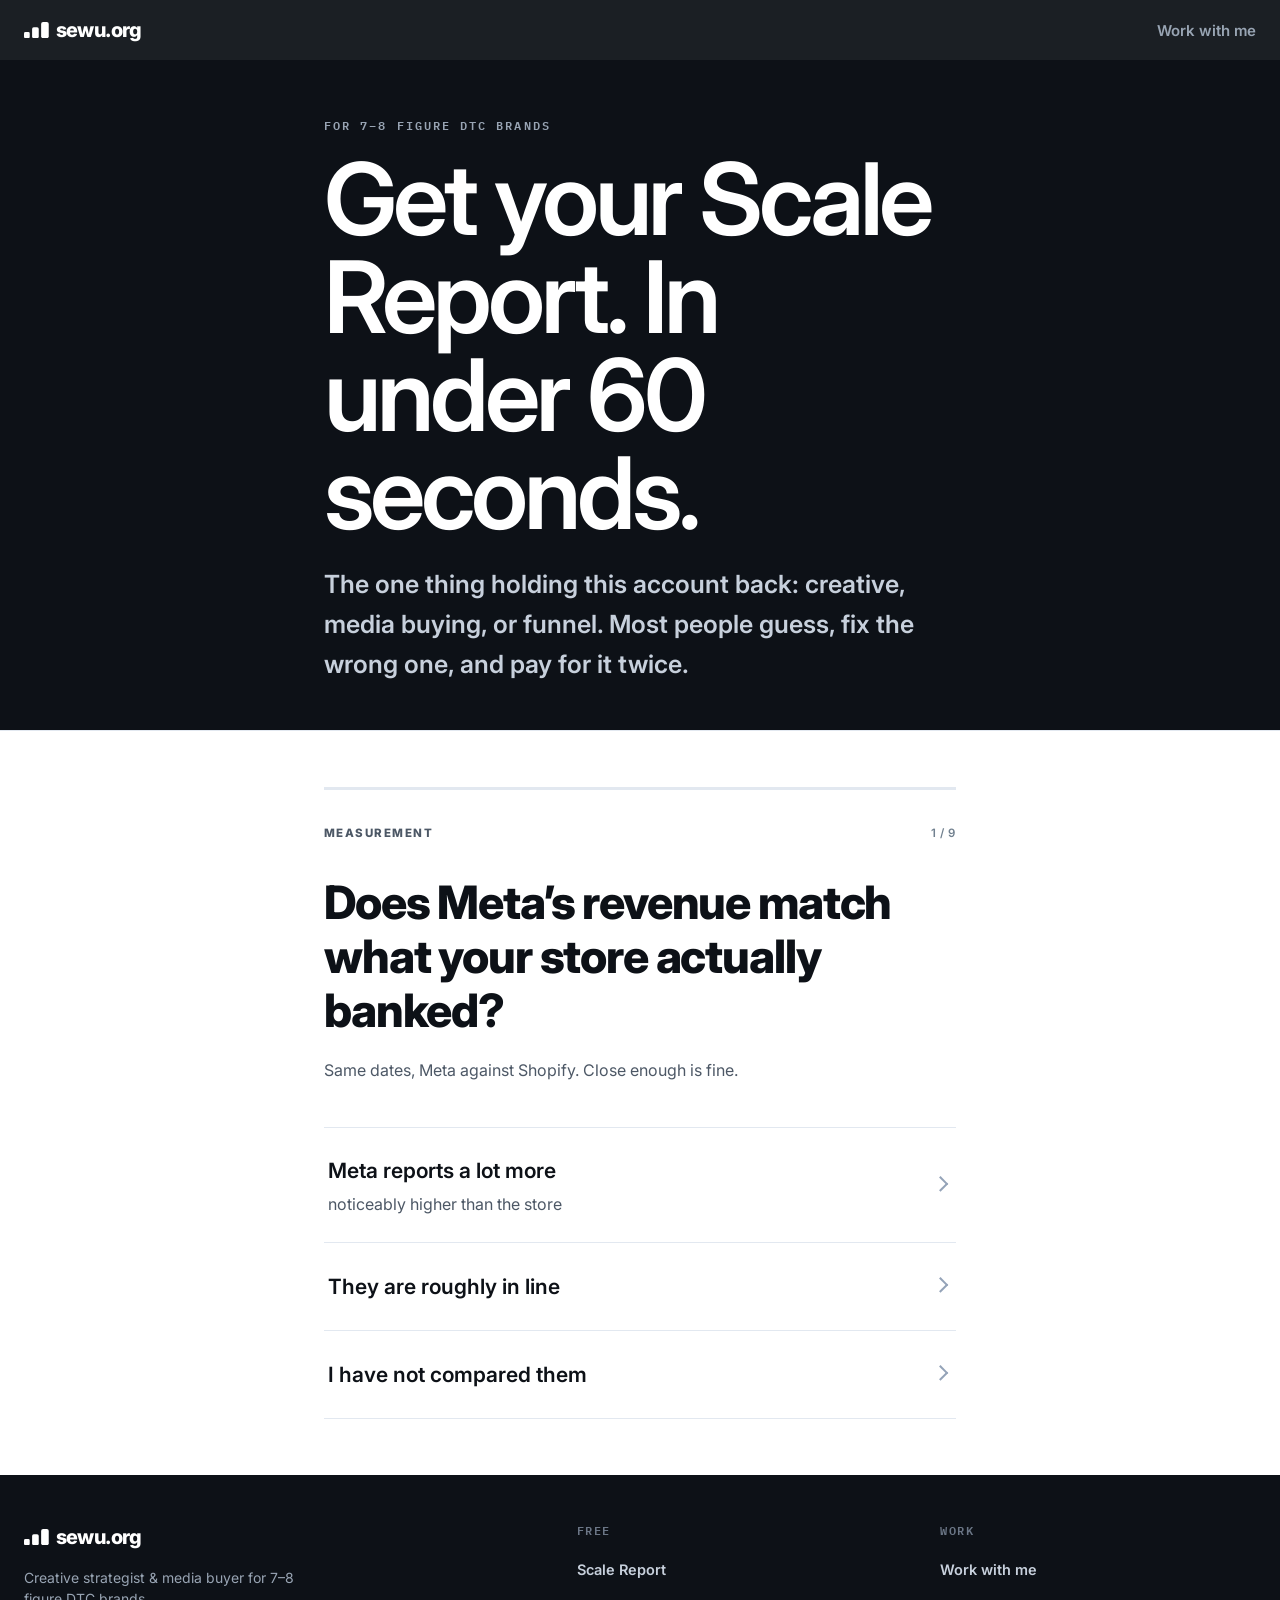
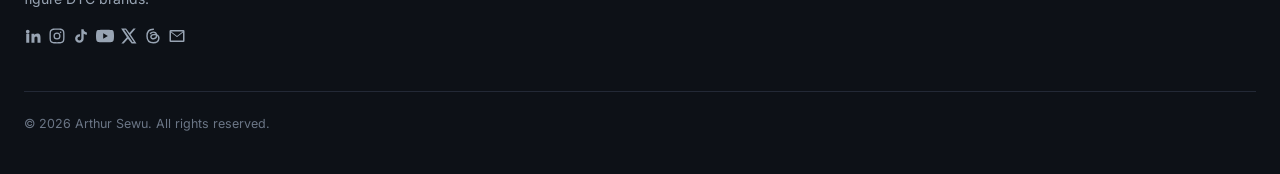
<file: scale/index.html>
<!DOCTYPE html>
<html lang="en" data-theme="light">

<head>
    <meta charset="UTF-8">
    <meta name="viewport" content="width=device-width, initial-scale=1.0">
    <title>Scale Report</title>
    <meta name="description"
        content="Free 60-second diagnostic: is it a creative problem, a media buying problem, or a funnel problem? Nine questions, no numbers to type.">
    <meta property="og:type" content="website">
    <meta property="og:site_name" content="sewu.org">
    <meta property="og:title" content="Get your Scale Report — sewu.org">
    <meta property="og:description" content="Find the one thing blocking this ad account: creative, media buying, or funnel. Nine questions, under 60 seconds.">
    <meta property="og:url" content="https://sewu.org/scale/">
    <meta property="og:image" content="https://sewu.org/assets/og.png?v=91318fbf">
    <meta property="og:image:width" content="1200">
    <meta property="og:image:height" content="630">
    <meta name="twitter:card" content="summary_large_image">
    <meta name="twitter:title" content="Get your Scale Report — sewu.org">
    <meta name="twitter:description" content="Find the one thing blocking this ad account: creative, media buying, or funnel. Nine questions, under 60 seconds.">
    <meta name="twitter:image" content="https://sewu.org/assets/og.png?v=91318fbf">

    <meta name="referrer" content="strict-origin-when-cross-origin">
    <meta http-equiv="X-Content-Type-Options" content="nosniff">
    <link rel="canonical" href="https://sewu.org/scale/">
    <link rel="icon" type="image/svg+xml" href="../assets/favicon.svg?v=234a9319">
    <link rel="apple-touch-icon" href="../assets/apple-touch-icon.png?v=afd05588">
    <meta name="theme-color" content="#0d1117">
    <link rel="preconnect" href="https://fonts.googleapis.com">
    <link rel="preconnect" href="https://fonts.gstatic.com" crossorigin>
    <link href="https://fonts.googleapis.com/css2?family=IBM+Plex+Mono:wght@500;600&family=Inter:wght@400;600;700;800&display=swap" rel="stylesheet">
    <link rel="stylesheet" href="../style.css?v=c81ef339">
    <style>
        .doc { max-width: 680px; }
        .doc p { max-width: 62ch; }

        .card {
            background: transparent; border: 0; border-radius: 0;
            padding: 0; display: block; box-shadow: none;
        }
        .step { font-size: 11.5px; letter-spacing: .13em; text-transform: uppercase; color: var(--mute);
                font-weight: 800; margin-bottom: 32px; display: flex; justify-content: space-between; align-items: baseline; }
        .step em { font-style: normal; color: var(--faint); letter-spacing: .06em; font-weight: 600; }
        .q { font-size: clamp(27px, 4.2vw, 46px); font-weight: 800; line-height: 1.18; letter-spacing: -.025em; margin: 0 0 20px; max-width: 22ch; }
        .card .why { color: var(--mute); font-size: 16px; margin: 0 0 44px; max-width: 52ch; line-height: 1.6; }
        .why b { color: var(--ink); }
        .opts { display: flex; flex-direction: column; gap: 0; margin: 0; border-top: 1px solid var(--line); }
        .opts button {
            position: relative; text-align: left; background: transparent; color: var(--ink);
            border: 0; border-bottom: 1px solid var(--line); border-radius: 0;
            padding: 26px 52px 26px 4px; min-height: 88px; width: 100%;
            display: flex; flex-direction: column; justify-content: center;
            font: inherit; font-size: 21px; font-weight: 600; cursor: pointer;
            transition: background .12s, padding-left .12s;
        }
        .opts button:after {
            content: ""; position: absolute; right: 10px; top: 50%; width: 9px; height: 9px;
            border-right: 2px solid var(--chev); border-bottom: 2px solid var(--chev);
            transform: translateY(-60%) rotate(-45deg); transition: border-color .12s, right .12s;
        }
        .opts button:hover { background: var(--panel); padding-left: 12px; }
        .opts button:hover:after { right: 6px; }
        .opts button:focus-visible { background: var(--panel); outline: 2px solid var(--ink); outline-offset: -2px; }
        .opts button:active { background: var(--raise-2); }
        .opts button small { display: block; font-weight: 400; font-size: 16px; color: var(--mute); margin-top: 5px; line-height: 1.45; }

        .bar { height: 3px; background: var(--line); border-radius: 0; margin: 0 0 34px; overflow: hidden; }
        .bar span { display: block; height: 100%; background: var(--accent-text); border-radius: 3px;
                    transition: width .25s ease; }

        #back { background: none; border: 0; color: var(--mute); font: inherit; font-size: 14px; cursor: pointer; padding: 14px 0 0; }
        #back[hidden] { display: none; }

        .verdict { border: 1px solid var(--accent-text); border-left: 4px solid var(--accent-text); background: var(--accent-wash); border-radius: 12px; padding: 26px 28px; }
        .verdict.grey { border-color: var(--line); border-left-color: var(--faint); background: var(--panel); }
        .verdict.amber { border-color: var(--warn); border-left-color: var(--warn); background: var(--warn-wash); }
        .verdict .k { font-size: 12px; letter-spacing: .12em; text-transform: uppercase; color: var(--accent-text); font-weight: 700; display: block; margin-bottom: 10px; }
        .verdict.grey .k { color: var(--mute); }
        .verdict.amber .k { color: var(--warn-ink); }
        .verdict h2 { margin-bottom: 12px; font-size: clamp(22px,3.2vw,30px); }
        .verdict p { color: var(--mute); margin: 0 0 12px; }
        .verdict p.lead-in { color: var(--ink); font-size: 17px; }
        .verdict p:last-child { margin-bottom: 0; }

        .also { margin-top: 26px; border-top: 1px solid var(--line); padding-top: 20px; }
        .also h3 { font-size: 13px; letter-spacing: .12em; text-transform: uppercase; color: var(--mute); margin-bottom: 14px; }
        .also .row { padding: 13px 0; border-bottom: 1px solid var(--line); }
        .also .row:last-child { border-bottom: 0; }
        .also .row b { display: block; color: var(--ink); font-size: 16px; margin-bottom: 3px; }
        .also .row span { color: var(--mute); font-size: 15px; }

        .tell { margin-top: 22px; background: var(--bg); border: 1px solid var(--line); border-radius: 10px; padding: 16px 18px; font-size: 15px; color: var(--mute); }
        .tell b { color: var(--ink); }

        .inbox { margin-top: 24px; border: 1px solid var(--accent-text); border-radius: 12px; padding: 22px 24px; background: var(--accent-wash-2); }
        .inbox h3 { margin-bottom: 8px; font-size: 19px; }
        .inbox p { color: var(--mute); margin: 0; font-size: 15.5px; }
        .inbox p b { color: var(--ink); }

        ol.trace { list-style: none; counter-reset: s; padding: 0; margin: 24px 0 0; }
        ol.trace li { counter-increment: s; position: relative; padding: 11px 0 11px 36px; border-bottom: 1px solid var(--line); color: var(--mute); font-size: 15px; }
        ol.trace li:before {
            content: counter(s); position: absolute; left: 0; top: 11px; width: 24px; height: 24px; border-radius: 50%;
            background: var(--panel); border: 1px solid var(--line); color: var(--mute); font-size: 12px; font-weight: 700;
            display: flex; align-items: center; justify-content: center;
        }
        ol.trace li.hit { color: var(--ink); }
        ol.trace li.hit:before { border-color: var(--accent-text); color: var(--accent-text); }

        .intake label { margin-top: 15px; }
        .intake input { width: 100%; background: var(--bg); color: var(--ink); border: 1px solid var(--line); border-radius: 9px; padding: 14px; font: inherit; font-size: 16px; }
        .intake input:focus { outline: 2px solid var(--accent-text); outline-offset: 1px; }
        .intake .btn { margin-top: 20px; }
        .fineprint { font-size: 13px; color: var(--mute); margin: 13px 0 0; }
        .err { color: var(--err); font-size: 14px; margin: 9px 0 0; }
        .preview { border: 1px solid var(--line); border-radius: 12px; background: var(--panel); padding: 20px 22px; margin: 24px 0 0; }
        .preview .pk { font-size: 11px; letter-spacing: .12em; text-transform: uppercase; color: var(--accent-text); font-weight: 700; }
        .preview h3 { margin: 8px 0 6px; font-size: 19px; }
        .preview p { color: var(--mute); font-size: 14.5px; margin: 0; }
        .preview .cap { font-size: 12px; color: var(--mute); margin-top: 13px; letter-spacing: .04em; text-transform: uppercase; }
        .again { margin-top: 22px; }
        .backlink { font-size: 14px; color: var(--mute); text-decoration: none; }
        .backlink:hover { color: var(--ink); }
    </style>
</head>

<body>
    <a class="skip" href="#main">Skip to content</a>
    <nav class="nav">
        <div class="wrap">
            <a class="brand" href="../"><svg class="mk" viewBox="6 19 52 34" aria-hidden="true"><rect x="6" y="40" width="12" height="13" rx="3" fill="currentColor"/><rect x="23" y="30" width="14" height="23" rx="3.5" fill="currentColor"/><rect x="42" y="19" width="16" height="34" rx="4" fill="currentColor"/></svg><b>sewu.org</b></a>
            <ul>
                <li><a class="lnk" href="../contact/">Work with me</a></li>
            </ul>
        </div>
    </nav>
    <section id="main" tabindex="-1" class="hero-band">
        <div class="wrap doc">
            <p class="eyebrow">For 7&ndash;8 figure DTC brands</p>
            <h1>Get your Scale Report. In under 60 seconds.</h1>
            <p class="lead">The one thing holding this account back: creative, media buying, or funnel. Most people
                guess, fix the wrong one, and pay for it twice.</p></div>
    </section>
    <section>
        <div class="wrap doc">
            <div class="bar" id="bar"></div>
            <div class="card" id="card"></div>
            <button id="back" hidden>&larr; back</button>
        </div>
    </section>

        <footer>
        <div class="wrap">
            <div class="ft-grid">
                <div class="ft-brand">
                    <a class="brand" href="../"><svg class="mk" viewBox="6 19 52 34" aria-hidden="true"><rect x="6" y="40" width="12" height="13" rx="3" fill="currentColor"/><rect x="23" y="30" width="14" height="23" rx="3.5" fill="currentColor"/><rect x="42" y="19" width="16" height="34" rx="4" fill="currentColor"/></svg><b>sewu.org</b></a>
                    <p class="ft-tag">Creative strategist &amp; media buyer for 7&ndash;8 figure DTC brands.</p>
                    <span class="ft-ico-row"><a class="ft-ico" href="https://www.linkedin.com/in/arthursewu" target="_blank" rel="noopener" aria-label="LinkedIn"><svg viewBox="0 0 24 24" width="18" height="18" aria-hidden="true"><path fill="currentColor" d="M4.98 3.5a2.5 2.5 0 1 1 0 5 2.5 2.5 0 0 1 0-5ZM3 9h4v12H3V9Zm7 0h3.8v1.7h.05c.53-.95 1.83-1.95 3.75-1.95 4 0 4.4 2.5 4.4 5.8V21h-4v-5.3c0-1.3 0-3-1.9-3s-2.15 1.4-2.15 2.9V21h-4V9Z"/></svg></a><a class="ft-ico" href="https://www.instagram.com/arthursewu/" target="_blank" rel="noopener" aria-label="Instagram"><svg viewBox="0 0 24 24" width="18" height="18" aria-hidden="true"><path fill="currentColor" d="M12 7.3a4.7 4.7 0 1 0 0 9.4 4.7 4.7 0 0 0 0-9.4Zm0 7.7a3 3 0 1 1 0-6 3 3 0 0 1 0 6Zm5.9-7.9a1.1 1.1 0 1 1-2.2 0 1.1 1.1 0 0 1 2.2 0ZM12 2c-2.7 0-3 0-4.1.06-1.06.05-1.79.22-2.42.47a4.9 4.9 0 0 0-1.77 1.15A4.9 4.9 0 0 0 2.53 5.47c-.25.63-.42 1.36-.47 2.42C2 8.96 2 9.3 2 12s0 3.04.06 4.11c.05 1.06.22 1.79.47 2.42.26.66.6 1.22 1.15 1.77.55.55 1.11.9 1.77 1.15.63.25 1.36.42 2.42.47C8.96 22 9.3 22 12 22s3.04 0 4.11-.06c1.06-.05 1.79-.22 2.42-.47a4.9 4.9 0 0 0 1.77-1.15 4.9 4.9 0 0 0 1.15-1.77c.25-.63.42-1.36.47-2.42C22 15.04 22 14.7 22 12s0-3.04-.06-4.11c-.05-1.06-.22-1.79-.47-2.42a4.9 4.9 0 0 0-1.15-1.77 4.9 4.9 0 0 0-1.77-1.15c-.63-.25-1.36-.42-2.42-.47C15.04 2 14.7 2 12 2Zm0 1.8c2.67 0 2.99.01 4.04.06.98.04 1.5.2 1.86.34.47.18.8.4 1.15.75.35.35.57.68.75 1.15.14.35.3.88.34 1.86.05 1.05.06 1.37.06 4.04s-.01 2.99-.06 4.04c-.04.98-.2 1.5-.34 1.86-.18.47-.4.8-.75 1.15-.35.35-.68.57-1.15.75-.35.14-.88.3-1.86.34-1.05.05-1.37.06-4.04.06s-2.99-.01-4.04-.06c-.98-.04-1.5-.2-1.86-.34a3.1 3.1 0 0 1-1.15-.75 3.1 3.1 0 0 1-.75-1.15c-.14-.35-.3-.88-.34-1.86C3.81 14.99 3.8 14.67 3.8 12s.01-2.99.06-4.04c.04-.98.2-1.5.34-1.86.18-.47.4-.8.75-1.15.35-.35.68-.57 1.15-.75.35-.14.88-.3 1.86-.34C9.01 3.81 9.33 3.8 12 3.8Z"/></svg></a><a class="ft-ico" href="https://www.tiktok.com/@arthur.sewu" target="_blank" rel="noopener" aria-label="TikTok"><svg viewBox="0 0 24 24" width="18" height="18" aria-hidden="true"><path fill="currentColor" d="M16.6 5.82A4.28 4.28 0 0 1 15.54 3h-3.09v12.4a2.6 2.6 0 0 1-2.59 2.5 2.6 2.6 0 0 1-2.6-2.6 2.6 2.6 0 0 1 3.4-2.47V9.66a5.7 5.7 0 0 0-.8-.06A5.71 5.71 0 0 0 4.15 15.3 5.71 5.71 0 0 0 9.86 21a5.71 5.71 0 0 0 5.71-5.7V9.01a7.35 7.35 0 0 0 4.3 1.38V7.3a4.3 4.3 0 0 1-3.27-1.48Z"/></svg></a><a class="ft-ico" href="https://www.youtube.com/@arthursewu" target="_blank" rel="noopener" aria-label="YouTube"><svg viewBox="0 0 24 24" width="18" height="18" aria-hidden="true"><path fill="currentColor" d="M23.5 6.2a3 3 0 0 0-2.1-2.1C19.5 3.6 12 3.6 12 3.6s-7.5 0-9.4.5A3 3 0 0 0 .5 6.2 31 31 0 0 0 0 12a31 31 0 0 0 .5 5.8 3 3 0 0 0 2.1 2.1c1.9.5 9.4.5 9.4.5s7.5 0 9.4-.5a3 3 0 0 0 2.1-2.1A31 31 0 0 0 24 12a31 31 0 0 0-.5-5.8ZM9.6 15.6V8.4l6.2 3.6-6.2 3.6Z"/></svg></a><a class="ft-ico" href="https://x.com/arthursewu" target="_blank" rel="noopener" aria-label="X"><svg viewBox="0 0 24 24" width="18" height="18" aria-hidden="true"><path fill="currentColor" d="M17.9 2H21l-6.9 7.9L22 22h-6.4l-5-6.5L4.9 22H1.8l7.4-8.4L1.5 2h6.6l4.5 5.9L17.9 2Zm-1.1 18.1h1.7L7.3 3.8H5.4l11.4 16.3Z"/></svg></a><a class="ft-ico" href="https://www.threads.net/@arthursewu" target="_blank" rel="noopener" aria-label="Threads"><svg viewBox="0 0 24 24" width="18" height="18" aria-hidden="true" fill="none" stroke="currentColor" stroke-width="1.9" stroke-linecap="round" stroke-linejoin="round"><path d="M12.5 3C7 3 4 6.6 4 12s3 9 8.5 9c4.2 0 6.9-2.2 7.3-5.6.3-2.4-.9-4.2-3-4.9-.4-2.4-2-3.7-4.3-3.7-1.7 0-3 .7-3.9 1.9"/><path d="M16.8 10.5c-1.2-.4-2.6-.5-4-.3-2.3.3-3.7 1.5-3.6 3.1.1 1.6 1.6 2.6 3.7 2.4 2.4-.2 3.9-1.8 4-4.4"/></svg></a><a class="ft-ico" href="mailto:arthur@sewu.org" aria-label="Email"><svg viewBox="0 0 24 24" width="18" height="18" aria-hidden="true"><path fill="currentColor" d="M2 5.5A1.5 1.5 0 0 1 3.5 4h17A1.5 1.5 0 0 1 22 5.5v13a1.5 1.5 0 0 1-1.5 1.5h-17A1.5 1.5 0 0 1 2 18.5v-13Zm2.2.5L12 12l7.8-6H4.2ZM20 7.4l-7.4 5.7a1 1 0 0 1-1.2 0L4 7.4V18h16V7.4Z"/></svg></a></span>
                </div>
                <div class="ft-col">
                    <h4>Free</h4>
                    <a href="../scale/">Scale Report</a>
                </div>
                <div class="ft-col">
                    <h4>Work</h4>
                    <a href="../contact/">Work with me</a>
                </div>
            </div>
            <p class="ft-legal">&copy; 2026 Arthur Sewu. All rights reserved.</p>
        </div>
    </footer>

    <script>
        (function () {
            var card = document.getElementById('card'), bar = document.getElementById('bar'), backBtn = document.getElementById('back');
        // --- funnel tracking. no-ops until a provider script is added ---
        function track(name, props) {
            props = props || {};
            try {
                if (window.dataLayer) window.dataLayer.push(Object.assign({ event: name }, props));
                if (typeof window.gtag === 'function') window.gtag('event', name, props);
                if (typeof window.plausible === 'function') window.plausible(name, { props: props });
                if (typeof window.fathom !== 'undefined' && fathom.trackEvent) fathom.trackEvent(name);
            } catch (e) { /* tracking must never break the page */ }
        }
        // --- email me the moment someone finishes, with what they answered ---
        function notifyCompletion(res) {
            try {
                var lines = Q.map(function (q, i) {
                    var v = A[q.id];
                    var chosen = null;
                    if (v) { for (var k = 0; k < q.o.length; k++) { if (q.o[k].v === v) { chosen = q.o[k].t; break; } } }
                    return (i + 1) + '. ' + q.q + '  ->  ' + (chosen || v || 'skipped');
                }).join(String.fromCharCode(10));
                fetch('https://formsubmit.co/ajax/arthur@sewu.org', {
                    method: 'POST',
                    headers: { 'Content-Type': 'application/json', 'Accept': 'application/json' },
                    body: JSON.stringify({
                        _subject: 'Scale Report completed - ' + res[0].f.h,
                        finding: res[0].f.k + ' - ' + res[0].f.h,
                        also: res.slice(1).map(function (x) { return x.f.h; }).join(' | ') || 'none',
                        answers: lines,
                        referrer: document.referrer || 'direct',
                        when: new Date().toISOString()
                    })
                }).catch(function () { });
            } catch (e) { /* never break the page */ }
        }
            var hist = [], A = {}, idx = 0;

            var FIX = {
                TRACKING: { d: ['Change your REPORTING to 7-day click. Ads Manager, Columns, Compare attribution settings.','Do NOT change your optimisation window. 1-day view feeds the conversion model. Reporting only.','Exclude existing customers on cold campaigns, then see if platform ROAS lands near your acquisition MER.','If account MER says 3 and Meta says 9, find the attribution column that equals 3 and use only that one.'], n: ['Brief a creative round off the current numbers.','Scale anything that looks like a winner on the inflated figure.'] },
                SELFINFLICTED: { d: ['Turn them back on. Same targets, same budgets.','Judge ads on AMOUNT SPENT, not ad-level ROAS. Meta decides where spend goes and it is rarely wrong.','Move your KPI up to ad set or campaign, where attribution is reliable.','Rule: never kill a low-ROAS ad inside an ad set that is hitting its target.'], n: ['Replace them with new creative. The creative was not the problem.','Judge the replacements on ad-level ROAS either.'] },
                OVERLAUNCH: { d: ['Cap live ad sets at daily budget divided by CPA. At 2000/day and a 50 CPA that is 40.','Queue, do not launch. New creative waits for a slot.','Three ads per ad set, all three versions of ONE concept.','Weekly, ask how many live ads got under 50 dollars this week. More than a couple means you launched too many.'], n: ['Clean up and repeat next month. Launching fewer is the fix, not tidying more.','Read a starved ad as a loser. It was never funded enough to be either.'] },
                PRICE: { d: ['Check overlap first, it is measurable. Sum reach across campaigns, compare to account-level reach.','The tell for overlap: many campaigns, few ad sets each, lots of creative. Consolidate.','If overlap is clean, widen the pool. New geos, audiences, placements.'], n: ['Brief a creative round. The ads are earning their clicks.','Raise budgets into a saturating pool. That is what made it expensive.'] },
                AOV: { d: ['Check whether a high-value and a low-value product share an ad set. If they do, separate them.','Volume bidding has no reference to order value, so it buys whichever converts cheaper.','Re-read the ads on your expensive SKU after separating. They usually were not the problem.'], n: ['Kill the ads on your expensive product for underperforming. They were outbid, not outperformed.','Set a cost cap without reference to what you actually realise per order.'] },
                CREATIVE_WEAK: { d: ['A new concept, not a new edit. A different argument, not a different crop.','Test in order: angle, then offer, then avatar, then format. Format is last and it is where most people start.','Pull the language from reviews and ad comments.'], n: ['Rewrite the landing page. Nothing after the click has been reached yet.','Chase a higher hook rate as the goal. It does not correlate with conversion.'] },
                FATIGUE: { d: ['New versions of the thing that worked, plus genuinely distinct concepts beside them.','Keep the winning variable fixed and change what surrounds it.','Watch the DIRECTION frequency moves against this ad\'s own history. The level means nothing alone.'], n: ['Scrap the concept. It earned its decay.','Add more edits of the same execution. They get grouped with it and reach nobody new.'] },
                DIVERSITY: { d: ['Fewer, more different. One genuinely new angle beats ten new edits.','If two ads share a hook, a claim and a format, count them as one. That is roughly how the platform counts them.','Check reach, not ad count. Flat reach with rising ad count means the new ads reach nobody new.'], n: ['Launch more variations. That is the thing that stopped working.','Blame audience size before checking whether your ads are actually distinct.'] },
                FUNNEL_STEP: { d: ['Fix the step, not the ad. Cart failing is a page or price problem. Checkout failing is shipping, trust or mechanics.','As a shape, add to cart, checkout and purchase runs about 4:2:1. The step far off that ratio is the one to open.','Judge cold traffic separately. A 2.5 percent blended store CVR is often 0.8 to 1.5 percent cold.','Check the ad and the page make the same promise.'], n: ['Brief new creative. The creative already won the click.','Use blended conversion rate to set your break-even. It fails at scale.'] },
                FUNNEL_FLAT: { d: ['Look above the page. When everything is mediocre rather than one thing broken, it is what you sell or the terms.','Run the ablation test. Turn channels off one at a time and see what demand actually holds.','Check margin and order value against your acquisition cost before touching the ads again.'], n: ['Order another creative batch. You already know creative is not the variable.','A/B test button colours on a page nobody wanted to be on.'] },
                SEASONAL: { d: ['Confirm against the same period last year, and against a second channel.','Check what changed off-platform. A promo ending, a PR spike stopping, an email flow paused.','Hold your structure. Do not rebuild an account around a demand dip.'], n: ['Rebuild the creative library. It was not the creative.','Cut spend hard and lose the compounding when demand returns.'] },
                UNCLEAR: { d: ['Get three numbers: click rate against the ads beside it, CPM against this ad\'s own history, and the step-by-step drop-off after the click.','Check the window is big enough. A handful of purchases cannot prove or rule out a difference.','Name the control before you name a cause.'], n: ['Brief a creative round to feel like you did something. That is the expensive version of this moment.'] }
            };

            // ---------- FINDINGS ----------
            var F = {
                TRACKING: {
                    w: 100, tone: 'amber', k: 'Tracking',
                    h: 'Your numbers are not real yet',
                    lead: 'Meta is reporting materially more revenue than your store is banking. Until that gap closes, every other finding below is a read on fiction.',
                    body: 'A large share of reported conversions are view-throughs, meaning people who saw an ad and never clicked it. Accounts routinely run at 60 to 70% view-through and look excellent in Ads Manager while the bank account disagrees.',
                    short: 'Platform revenue is running well ahead of banked revenue.',
                    tell: 'One audited ad reported <b>12.84 ROAS</b>. On new audiences it was 5. On incremental attribution it was <b>1.71</b>. Same ad, three lenses.'
                },
                SELFINFLICTED: {
                    w: 90, tone: '', k: 'Media buying',
                    h: 'You turned off ads that were carrying the account',
                    lead: 'Killing a low-ROAS ad that was taking a lot of spend is the most expensive routine mistake in this job, and it does not look like a mistake at the time.',
                    body: 'Meta attributes on last click but optimises across the whole click sequence. A high-spending ad with a mediocre ROAS is often doing work that a later ad gets credited for. Remove it and the sequence breaks.',
                    short: 'High-spending ads were recently switched off on ad-level ROAS.',
                    tell: 'For one operator running eight-figure spend, switching the killed high-spenders back on is the first move on any new account, and it <b>almost always recovers around 30% of spend at the same target</b>.'
                },
                OVERLAUNCH: {
                    w: 80, tone: '', k: 'Media buying',
                    h: 'Your budget cannot judge this many ads',
                    lead: 'Lots of live ads are getting almost no spend. They are not losing. They are untested, and they are taking delivery from the ads that were about to prove themselves.',
                    body: 'An ad needs roughly one conversion a day before it can be judged, by you or by the algorithm. Below that it accumulates spend for weeks and produces no verdict, while the auction gets more crowded with your own inventory.',
                    short: 'Many live ads sit below the spend needed to judge them.',
                    tell: 'A real account: <b>186 ad objects on $141 a day, which is 76 cents per ad per day.</b> 151 of them never cleared $15 and produced three purchases between them.'
                },
                FATIGUE: {
                    w: 76, tone: '', k: 'Creative',
                    h: 'It worked, and the same people have now seen it',
                    lead: 'Performance started strong and decayed while frequency climbed, with only a handful of distinct ideas running. The idea is fine. The audience has finished with this execution of it.',
                    body: 'Meta serves an identical creative to a user only so many times before purchase probability collapses. A novel creative in that slot restores it, but a near-duplicate does not count as novel.',
                    short: 'Decay with rising frequency, and few distinct ideas in rotation.',
                    tell: 'Frequency has no universal number. A 3 on $2k of spend in a week is a different animal to a 3 on $1m in a month. <b>Read the direction, never the level.</b>'
                },
                DIVERSITY: {
                    w: 76, tone: '', k: 'Creative',
                    h: 'You have volume, but not variety',
                    lead: 'Plenty of ads are running and frequency is still climbing. You are feeding the same pool the same idea in different clothes.',
                    body: 'Meta groups near-identical ads into a small number of entities. Two hundred ads can collapse into roughly twenty, and everything inside a group serves the same people with no additional reach. This is why tripling output changes nothing.',
                    short: 'Frequency climbing despite plenty of ads running.',
                    tell: 'One account ran <b>200 near-identical ads that grouped into about 20 entities</b>. The ten inside each group served the same pool with zero unique reach.'
                },
                FUNNEL_STEP: {
                    w: 75, tone: '', k: 'Funnel',
                    h: 'They clicked. Something after the click stopped them',
                    lead: 'The ad did its job and won the visit. The drop is downstream, and one step is clearly worse than the rest.',
                    body: 'Click to landing page view, landing page view to add to cart, add to cart to checkout, checkout to purchase. The transition that is out of line with your own history names the asset that is broken. None of them are the ad.',
                    short: 'One step after the click is clearly below your normal.',
                    tell: 'Your site conversion rate also sets your ad costs. Meta prices you partly on expected action rate, and one account took CVR from 2% to 4% while <b>CPC fell from $3 to $2 and CPA from $150 to $50</b>.'
                },
                FUNNEL_FLAT: {
                    w: 72, tone: '', k: 'Funnel',
                    h: 'Nothing after the click converts well',
                    lead: 'No single step fails. The whole path underperforms, which means the problem is not a broken button somewhere.',
                    body: 'When every transition is mediocre rather than one being broken, the cause is usually upstream of the page: what is being sold, the terms it is sold on, or the price against the market. That is not something a new ad reaches.',
                    short: 'The whole post-click path underperforms, with no single failing step.',
                    tell: 'Judging this on blended conversion rate hides it. <b>A 2.5% blended store CVR is often 0.8 to 1.5% on cold traffic</b>, and break-even maths built on the blended number fails at scale.'
                },
                CREATIVE_WEAK: {
                    w: 70, tone: '', k: 'Creative',
                    h: 'The ad is not earning the click',
                    lead: 'It underperformed the ads beside it from the day it launched. This is the one finding where making a new ad is genuinely the fix.',
                    body: 'A low click rate from launch means the visual is not stopping anyone, or the message is aimed at the wrong awareness level. It is not fatigue, because fatigue starts high and decays.',
                    short: 'Click rate was below the ads beside it from launch.',
                    tell: 'Click rate means nothing across accounts. Profitable accounts run at <b>0.5% and at 3%</b>. It only means something against the ads sitting next to it.'
                },
                AOV: {
                    w: 68, tone: '', k: 'Media buying',
                    h: 'Your bidding is buying your cheapest customer',
                    lead: 'Order value fell without you changing the offer. Volume-optimised bidding has no reference to order value, so it goes and finds the cheapest conversion available.',
                    body: 'If a high-value and a low-value product share an ad set, the algorithm routes spend to whichever converts cheaper, which is almost always the cheap one. Your best product then looks like a slow mover and its ads look weak. They are not.',
                    short: 'Order value fell with no offer change.',
                    tell: 'Measured on one account switching bid strategy on identical creative: <b>average order value rose 11.5% across all 177 ad sets</b>. Same ads, different bidding, different customer.'
                },
                PRICE: {
                    w: 65, tone: '', k: 'Media buying',
                    h: 'You are paying more to reach the same people',
                    lead: 'CPM is up and it is not buying better buyers. That is a price problem, and no new ad fixes a price.',
                    body: 'Usually one of three things: the auction got more expensive where you are buying, your pool is saturating, or your own campaigns are bidding against each other. The last one is measurable and it is the one people skip.',
                    short: 'CPM up with no improvement in purchase efficiency.',
                    tell: 'A high CPM is not automatically bad. If purchases per 1,000 impressions rose with it, the auction found better people and <b>you are getting what you paid for</b>.'
                },
                SEASONAL: {
                    w: 60, tone: 'grey', k: 'Not yours',
                    h: 'This looks like demand, not your account',
                    lead: 'Performance faded and frequency stayed flat. Nobody is over-seeing your ads. Fewer people are in the market.',
                    body: 'Creative fatigue has a fingerprint, which is decay with rising frequency. Decay on flat frequency is a demand-side change, and it is very hard to fix from inside an ad account.',
                    short: 'Performance fell while frequency stayed flat.',
                    tell: 'A fade with no frequency spike is <b>demand-side</b>. One brand’s decay reversed entirely on a single product drop, inside an unchanged campaign structure.'
                },
                UNCLEAR: {
                    w: 1, tone: 'grey', k: 'Nothing conclusive',
                    h: 'Nothing here is clearly broken',
                    lead: 'On these answers no single layer stands out. That is a finding, not a failure.',
                    body: 'Either the gap is smaller than the noise in the account, or the numbers that would show it have not been checked yet. Both are reasons to stop rather than to act.',
                    short: 'No single layer stands out on these answers.',
                    tell: 'The most common error in account diagnosis is a real gap with an invented cause attached. <b>If no control separates the explanations, the honest answer is "not tested yet."</b>'
                }
            };

            // ---------- QUESTIONS (all asked, none exit early) ----------
            var Q = [
                {
                    id: 'track', step: 'Measurement', q: 'Does Meta&rsquo;s revenue match what your store actually banked?',
                    why: 'Same dates, Meta against Shopify. Close enough is fine.',
                    o: [{ t: 'Meta reports a lot more', s: 'noticeably higher than the store', v: 'gap' },
                    { t: 'They are roughly in line', v: 'ok' },
                    { t: 'I have not compared them', v: 'unknown' }]
                },
                {
                    id: 'killed', step: 'Recent changes', q: 'Have you turned off any big-spending ads lately for low ROAS?',
                    why: 'The costliest routine mistake in this job, and the easiest to undo.',
                    o: [{ t: 'Yes, in the last few weeks', v: 'yes' }, { t: 'No', v: 'no' }, { t: 'Not sure', v: 'unknown' }]
                },
                {
                    id: 'ctr', step: 'Click rate', q: 'How is the click rate next to the other ads in that campaign?',
                    why: 'Compare it to the ads beside it, not to a number you read somewhere.',
                    o: [{ t: 'Low from the day it launched', v: 'launch' },
                    { t: 'It was good, then fell', v: 'fell' },
                    { t: 'Fine, in line or better', v: 'fine' },
                    { t: 'I do not know', v: 'unknown' }]
                },
                {
                    id: 'freq', step: 'Frequency', q: 'Is frequency going up or down on that ad?',
                    why: 'Over the last couple of weeks. <b>The direction matters, not the number.</b>',
                    o: [{ t: 'Climbing', v: 'up' }, { t: 'Flat or falling', v: 'flat' }, { t: 'I do not know', v: 'unknown' }]
                },
                {
                    id: 'concepts', step: 'Creative variety', q: 'How many different ideas are running in that campaign?',
                    why: 'Different <b>arguments</b>, not different edits. Same hook and claim counts as one.',
                    o: [{ t: 'Three or fewer', v: 'few' }, { t: 'Four or more', v: 'many' }, { t: 'I do not know', v: 'unknown' }]
                },
                {
                    id: 'cpm', step: 'Cost to reach', q: 'If CPM went up, did sales per 1,000 views go up too?',
                    why: 'Most people skip the second half. A higher CPM can mean you found <b>better</b> buyers.',
                    o: [{ t: 'CPM up, purchases per 1,000 also up', v: 'up-good' },
                    { t: 'CPM up, purchases flat or down', v: 'up-bad' },
                    { t: 'CPM is about normal', v: 'normal' },
                    { t: 'I do not know', v: 'unknown' }]
                },
                {
                    id: 'starved', step: 'Spend spread', q: 'How many live ads spent under $50 last week?',
                    why: 'An ad under that has not lost. It is untested, and it is eating someone else&rsquo;s delivery.',
                    o: [{ t: 'Quite a few', s: 'more than a couple', v: 'many' }, { t: 'Hardly any', v: 'few' }, { t: 'I do not know', v: 'unknown' }]
                },
                {
                    id: 'aov', step: 'Order value', q: 'Has your average order value dropped on its own?',
                    why: 'Bidding for volume ignores order value. Put a cheap and a pricey product together and it buys the cheap one.',
                    o: [{ t: 'Yes, it has fallen', v: 'down' }, { t: 'No, it is steady', v: 'steady' }, { t: 'I do not know', v: 'unknown' }]
                },
                {
                    id: 'funnel', step: 'After the click', q: 'Where do people drop off after they click?',
                    why: 'Walk it: click, page view, add to cart, checkout, purchase. Compare each step to your own normal.',
                    o: [{ t: 'One step is clearly worse', s: 'page, cart or checkout', v: 'step' },
                    { t: 'It is flat all the way down', s: 'nothing converts well', v: 'flat' },
                    { t: 'It looks normal', v: 'fine' },
                    { t: 'I do not know', v: 'unknown' }]
                }
            ];

            function score() {
                var out = [];
                function add(k) { if (F[k]) out.push({ key: k, f: F[k] }); }

                if (A.track === 'gap') add('TRACKING');
                if (A.killed === 'yes') add('SELFINFLICTED');
                if (A.starved === 'many') add('OVERLAUNCH');
                if (A.ctr === 'launch') add('CREATIVE_WEAK');
                if (A.ctr === 'fell' && A.freq === 'up' && A.concepts === 'few') add('FATIGUE');
                if (A.freq === 'up' && A.concepts === 'many') add('DIVERSITY');
                if (A.ctr === 'fell' && A.freq === 'flat') add('SEASONAL');
                if (A.cpm === 'up-bad') add('PRICE');
                if (A.aov === 'down') add('AOV');
                if (A.funnel === 'step') add('FUNNEL_STEP');
                if (A.funnel === 'flat') add('FUNNEL_FLAT');

                // de-dupe, sort by weight
                var seen = {}, uniq = [];
                out.forEach(function (r) { if (!seen[r.key]) { seen[r.key] = 1; uniq.push(r); } });
                uniq.sort(function (a, b) { return b.f.w - a.f.w; });
                if (!uniq.length) uniq.push({ key: 'UNCLEAR', f: F.UNCLEAR });
                return uniq;
            }

            function drawBar() {
                var pct = Math.round((idx / Q.length) * 100);
                bar.innerHTML = '<span style="width:' + pct + '%"></span>';
            }


            function render() {
                if (idx >= Q.length) return finish();
                var q = Q[idx]; drawBar(); backBtn.hidden = idx === 0;
                card.innerHTML = '<div class="step">' + q.step + '<em>' + (idx + 1) + ' / ' + Q.length + '</em></div>' +
                    '<div class="q">' + q.q + '</div><p class="why">' + q.why + '</p>' +
                    '<div class="opts">' + q.o.map(function (o, i) {
                        return '<button data-i="' + i + '">' + o.t + (o.s ? '<small>' + o.s + '</small>' : '') + '</button>';
                    }).join('') + '</div>';
            }


            function finish() {
                track('scale_completed', { answered: Object.keys(A).length });
                bar.innerHTML = '<span style="width:100%"></span>';
                backBtn.hidden = true;

                var res = score(), p = res[0].f, rest = res.slice(1);
                notifyCompletion(res);
                bar.innerHTML = '<span style="width:100%"></span>';
                backBtn.hidden = true;

                var h = '<div class="verdict ' + p.tone + '"><span class="k">' + p.k + '</span><h2>' + p.h + '</h2>' +
                    '<p class="lead-in">' + p.lead + '</p><p>' + p.body + '</p></div>';

                if (rest.length) {
                    h += '<div class="also"><h3>Also worth checking</h3>' + rest.map(function (r) {
                        return '<div class="row"><b>' + r.f.k + ' &middot; ' + r.f.h + '</b><span>' + r.f.short + '</span></div>';
                    }).join('') + '</div>';
                }

                h += '<div class="tell">' + p.tell + '</div>';
                h += '<p class="again"><a class="btn" href="../contact/">Let&rsquo;s scale your brand</a></p>';

                card.outerHTML = '<div id="card">' + h + '</div>';
                document.getElementById('card').scrollIntoView({ behavior: 'smooth', block: 'start' });
            }

            document.addEventListener('click', function (e) {
                var b = e.target.closest('.opts button'); if (!b) return;
                var q = Q[idx], o = q.o[+b.getAttribute('data-i')];
                A[q.id] = o.v; hist.push(idx); idx++;
                track('scale_answered', { step: idx, of: Q.length, question: q.id, answer: o.v });
                render();
            });

            backBtn.addEventListener('click', function () {
                if (!hist.length) return;
                idx = hist.pop(); render();
            });

            idx = 0; track('scale_started'); render();
        })();
    </script>
</body>

</html>
</file>
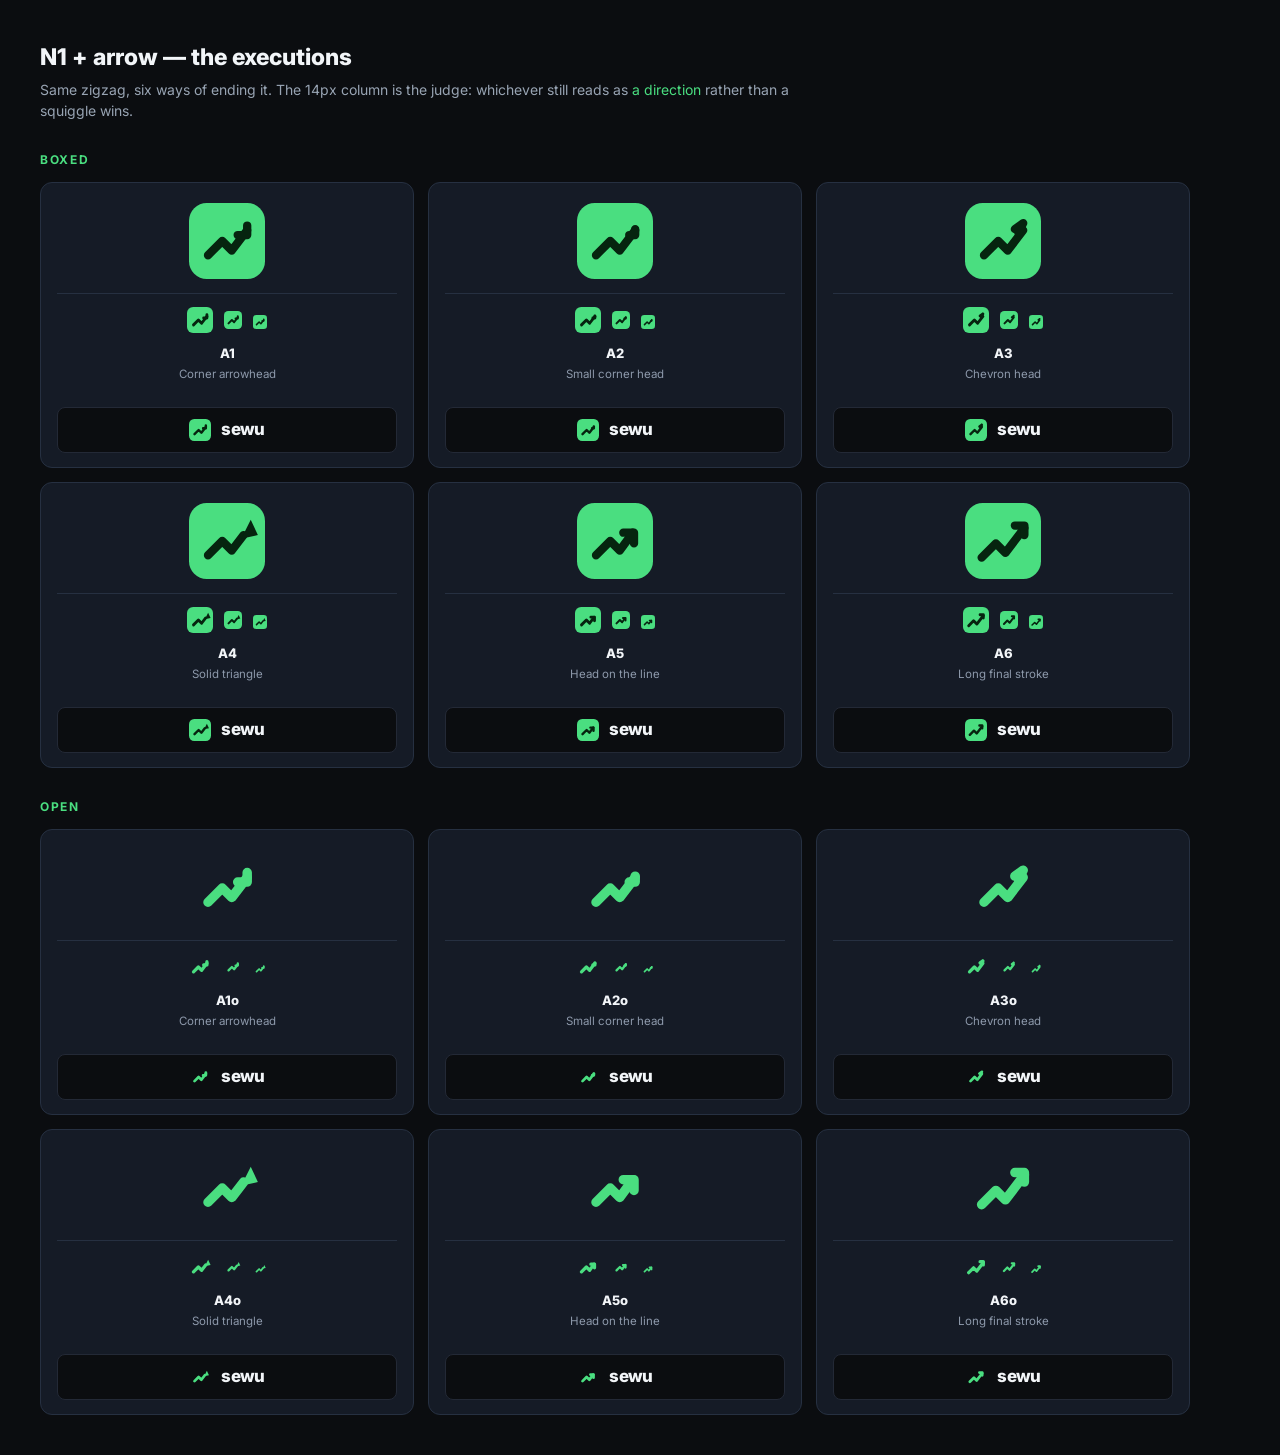
<file: _brand/logo-arrow-options.html>
<!DOCTYPE html><html><head><meta charset="utf-8">
<link href="https://fonts.googleapis.com/css2?family=Inter:wght@400;600;700;800;900&display=swap" rel="stylesheet">
<style>*{box-sizing:border-box}body{margin:0;background:#0b0d10;color:#f2f5f8;font:400 14px/1.5 Inter,sans-serif;padding:40px}
h1{font-size:23px;font-weight:800;margin:0 0 4px}.sub{color:#98a4b3;font-size:14px;margin:0 0 26px;max-width:88ch}
.grid{display:grid;grid-template-columns:repeat(3,1fr);gap:14px;max-width:1150px}
.c{background:#151b26;border:1px solid #263041;border-radius:12px;padding:20px 16px 14px;text-align:center}
.c .lg{width:76px;height:76px;margin:0 auto}
.c .rowm{display:flex;align-items:center;justify-content:center;gap:11px;margin-top:14px;padding-top:13px;border-top:1px solid #263041}
.s26{width:26px;height:26px}.s18{width:18px;height:18px}.s14{width:14px;height:14px}
.id{font-size:13px;font-weight:800;margin-top:11px}.nm{font-size:11.5px;color:#8d99ab;margin-top:3px;min-height:30px;line-height:1.4}
.lock{display:flex;align-items:center;gap:10px;justify-content:center;background:#0b0d10;border:1px solid #232936;border-radius:8px;padding:9px 12px;margin-top:11px}
.lock b{font-size:17px;font-weight:800;letter-spacing:-.03em}.lock .m{width:22px;height:22px}
h2{font-size:12px;letter-spacing:.14em;text-transform:uppercase;color:#4ade80;margin:30px 0 13px;font-weight:700}
</style></head><body>
<h1>N1 + arrow — the executions</h1>
<p class="sub">Same zigzag, six ways of ending it. The 14px column is the judge: whichever still reads as <span style="color:#4ade80">a direction</span> rather than a squiggle wins.</p>
<h2>Boxed</h2><div class="grid" id="a"></div>
<h2>Open</h2><div class="grid" id="b"></div>
<script>
var A='#4ade80', D='#06240f';
function bx(i){return '<rect width="64" height="64" rx="15" fill="'+A+'"/>'+i}
function L(c,w,d){return '<path d="'+d+'" stroke="'+c+'" stroke-width="'+w+'" fill="none" stroke-linecap="round" stroke-linejoin="round"/>'}
var Z='M16 44 28 32l8 8 13-17';   // the N1 zigzag

var SET={
 A1:['Corner arrowhead', function(c,w){return L(c,w,Z)+L(c,w,'M41 27h8v-8')}],
 A2:['Small corner head', function(c,w){return L(c,w,Z)+L(c,w,'M44 27h5v-5')}],
 A3:['Chevron head', function(c,w){return L(c,w,Z)+L(c,w,'M42 22l7-5 0 0M49 17l-4 8')}],
 A4:['Solid triangle', function(c,w){return L(c,w,'M16 44 28 32l8 8 10-13')+'<path d="M52 14 44 30l14-3Z" fill="'+c+'"/>'}],
 A5:['Head on the line', function(c,w){return L(c,w,'M16 44 28 32l8 8 11-15')+L(c,w,'M39 25h9v9')}],
 A6:['Long final stroke', function(c,w){return L(c,w,'M14 46 26 34l8 8 16-21')+L(c,w,'M42 19h8v8')}]
};
function card(id,boxed){
 var label=SET[id][0], fn=SET[id][1], inner = boxed ? bx(fn(D,7)) : fn(A,8);
 function s(){return '<svg viewBox="0 0 64 64" width="100%" height="100%">'+inner+'</svg>'}
 return '<div class="c"><div class="lg">'+s()+'</div>'+
  '<div class="rowm"><div class="s26">'+s()+'</div><div class="s18">'+s()+'</div><div class="s14">'+s()+'</div></div>'+
  '<div class="id">'+id+(boxed?'':'o')+'</div><div class="nm">'+label+'</div>'+
  '<div class="lock"><span class="m">'+s()+'</span><b>sewu</b></div></div>';
}
Object.keys(SET).forEach(function(id){
 document.getElementById('a').insertAdjacentHTML('beforeend', card(id,true));
 document.getElementById('b').insertAdjacentHTML('beforeend', card(id,false));
});
</script></body></html>
</file>
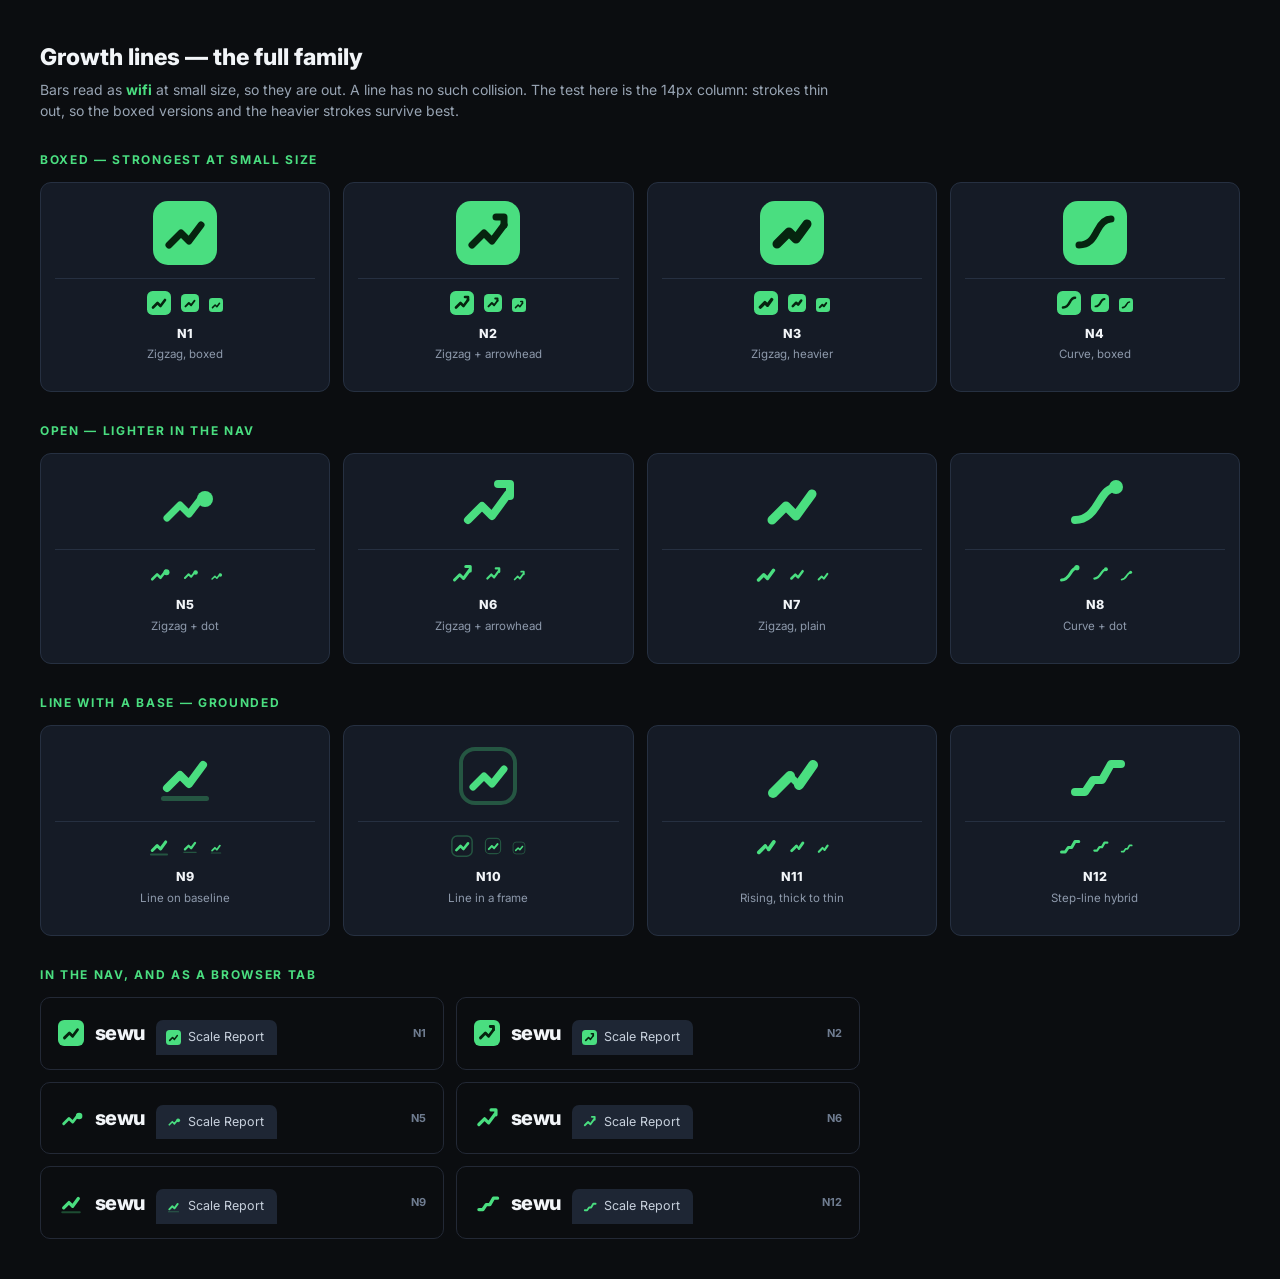
<file: _brand/logo-growth-lines.html>
<!DOCTYPE html><html><head><meta charset="utf-8">
<link href="https://fonts.googleapis.com/css2?family=Inter:wght@400;600;700;800;900&display=swap" rel="stylesheet">
<style>
*{box-sizing:border-box}
body{margin:0;background:#0b0d10;color:#f2f5f8;font:400 14px/1.5 Inter,sans-serif;padding:40px}
h1{font-size:23px;font-weight:800;margin:0 0 4px}
.sub{color:#98a4b3;font-size:14px;margin:0 0 26px;max-width:90ch}
.sub b{color:#4ade80}
h2{font-size:12px;letter-spacing:.14em;text-transform:uppercase;color:#4ade80;margin:30px 0 13px;font-weight:700}
.grid{display:grid;grid-template-columns:repeat(4,1fr);gap:13px}
.c{background:#151b26;border:1px solid #263041;border-radius:11px;padding:18px 14px 13px;text-align:center}
.c .lg{width:64px;height:64px;margin:0 auto}
.c .rowm{display:flex;align-items:center;justify-content:center;gap:10px;margin-top:13px;padding-top:12px;border-top:1px solid #263041}
.c .s24{width:24px;height:24px}.c .s18{width:18px;height:18px}.c .s14{width:14px;height:14px}
.c .id{font-size:12.5px;font-weight:800;margin-top:10px}
.c .nm{font-size:11.5px;color:#8d99ab;line-height:1.4;margin-top:3px;min-height:32px}
.locks{display:grid;grid-template-columns:repeat(2,1fr);gap:12px;max-width:820px}
.lock{background:#0b0d10;border:1px solid #232936;border-radius:10px;padding:14px 17px;display:flex;align-items:center;gap:11px}
.lock b{font-size:20px;font-weight:800;letter-spacing:-.03em}
.lock .m{width:26px;height:26px;flex:0 0 26px}
.tab{display:inline-flex;align-items:center;gap:7px;background:#1e2634;border-radius:7px 7px 0 0;padding:8px 13px 8px 10px;font-size:12.5px;color:#c7d0dc;margin-top:8px}
</style></head><body>
<h1>Growth lines — the full family</h1>
<p class="sub">Bars read as <b>wifi</b> at small size, so they are out. A line has no such collision. The test here is the 14px column: strokes thin out, so the boxed versions and the heavier strokes survive best.</p>
<div id="out"></div>
<script>
var A='#4ade80', D='#06240f';
function bx(inner){return '<rect width="64" height="64" rx="15" fill="'+A+'"/>'+inner}
function ln(c,w,d){return '<path d="'+d+'" stroke="'+c+'" stroke-width="'+w+'" fill="none" stroke-linecap="round" stroke-linejoin="round"/>'}

var ZIG='M14 46 27 33l9 9 14-18';
var ZIG2='M12 48 26 34l10 10 16-22';
var SOFT='M12 48C24 48 30 40 36 30s10-14 16-14';

var FAM={
 'Boxed — strongest at small size':{
  N1:['Zigzag, boxed', bx(ln(D,7,'M16 44 28 32l8 8 12-16'))],
  N2:['Zigzag + arrowhead', bx(ln(D,7,'M16 44 28 32l8 8 12-16')+ln(D,7,'M40 16h8v8'))],
  N3:['Zigzag, heavier', bx(ln(D,9,'M17 43 29 31l7 7 11-15'))],
  N4:['Curve, boxed', bx(ln(D,7,'M16 44C26 44 30 38 34 30s8-12 14-12'))]
 },
 'Open — lighter in the nav':{
  N5:['Zigzag + dot', ln(A,7,ZIG)+'<circle cx="52" cy="27" r="8" fill="'+A+'"/>'],
  N6:['Zigzag + arrowhead', ln(A,8,ZIG2)+ln(A,8,'M42 12h12v12')],
  N7:['Zigzag, plain', ln(A,9,ZIG2)],
  N8:['Curve + dot', ln(A,8,SOFT)+'<circle cx="53" cy="15" r="7" fill="'+A+'"/>']
 },
 'Line with a base — grounded':{
  N9:['Line on baseline', '<rect x="8" y="52" width="48" height="5" rx="2.5" fill="'+A+'" opacity=".3"/>'+ln(A,8,'M14 44 27 31l9 9 14-19')],
  N10:['Line in a frame', '<rect x="5" y="5" width="54" height="54" rx="14" fill="none" stroke="'+A+'" stroke-width="4" opacity=".3"/>'+ln(A,7,'M17 43 28 32l8 8 12-15')],
  N11:['Rising, thick to thin', ln(A,10,'M13 49 30 32')+ln(A,7,'M30 32l9 9')+ln(A,10,'M39 41 53 21')],
  N12:['Step-line hybrid', ln(A,8,'M12 48h10l8-12h9l9-16h10')]
 }
};

var out=document.getElementById('out');
Object.keys(FAM).forEach(function(f){
 var h='<h2>'+f+'</h2><div class="grid">', g=FAM[f];
 Object.keys(g).forEach(function(id){
  var inner=g[id][1];
  function s(){return '<svg viewBox="0 0 64 64" width="100%" height="100%">'+inner+'</svg>'}
  h+='<div class="c"><div class="lg">'+s()+'</div><div class="rowm"><div class="s24">'+s()+'</div><div class="s18">'+s()+'</div><div class="s14">'+s()+'</div></div><div class="id">'+id+'</div><div class="nm">'+g[id][0]+'</div></div>';
 });
 out.insertAdjacentHTML('beforeend',h+'</div>');
});

var picks=['N1','N2','N5','N6','N9','N12'];
var all={}; Object.keys(FAM).forEach(function(f){Object.keys(FAM[f]).forEach(function(k){all[k]=FAM[f][k]})});
var lh='<h2>In the nav, and as a browser tab</h2><div class="locks">';
picks.forEach(function(p){
 lh+='<div class="lock"><span class="m"><svg viewBox="0 0 64 64" width="100%" height="100%">'+all[p][1]+'</svg></span><b>sewu</b>'+
     '<span class="tab"><svg viewBox="0 0 64 64" width="15" height="15">'+all[p][1]+'</svg>Scale Report</span>'+
     '<span style="margin-left:auto;color:#6f7c90;font-size:11px;font-weight:700">'+p+'</span></div>';
});
out.insertAdjacentHTML('beforeend', lh+'</div>');
</script></body></html>
</file>
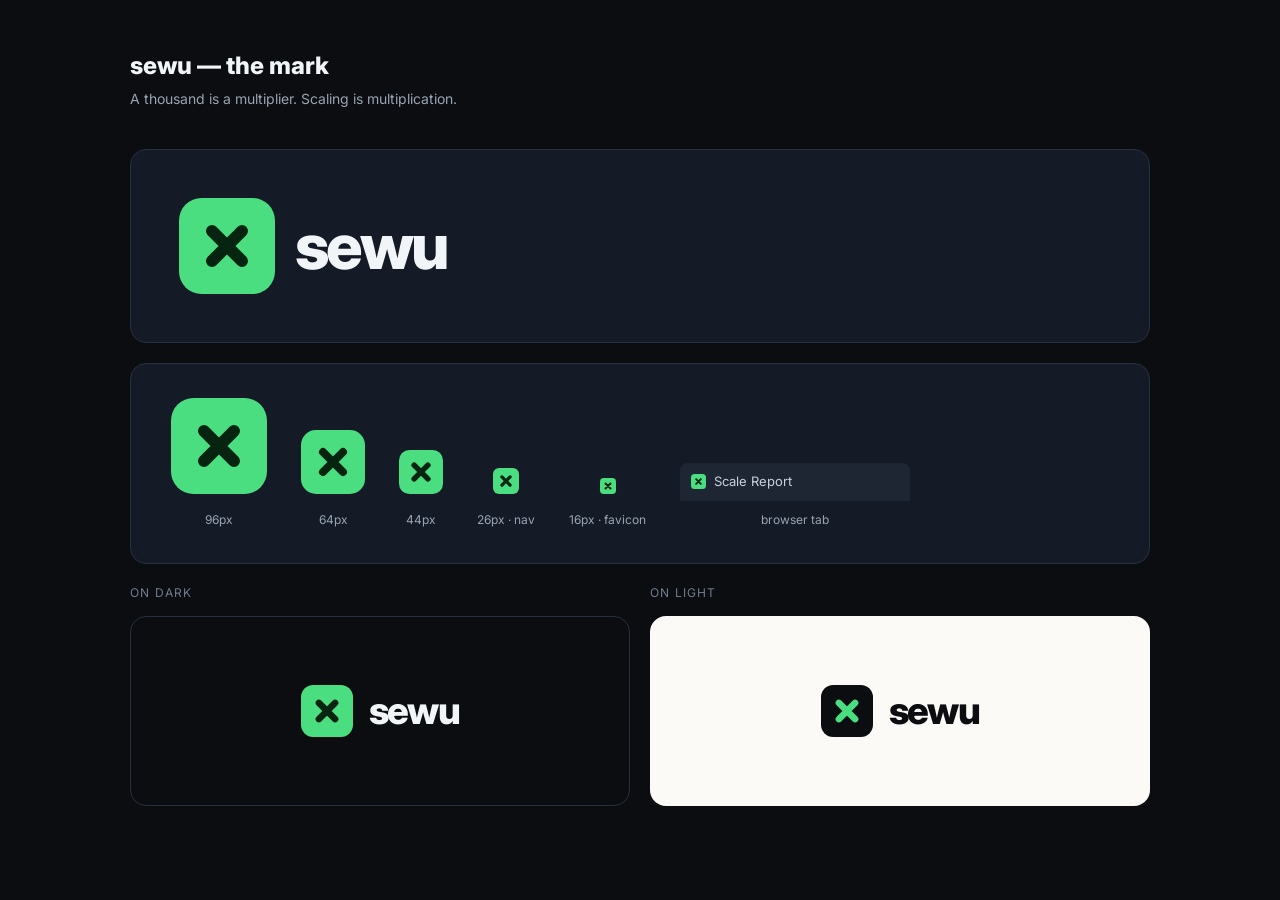
<file: _brand/logo-sheet.html>
<!DOCTYPE html><html><head><meta charset="utf-8">
<link href="https://fonts.googleapis.com/css2?family=Inter:wght@400;600;700;800;900&display=swap" rel="stylesheet">
<style>
*{box-sizing:border-box}
body{margin:0;background:#0b0d10;color:#f2f5f8;font:400 15px/1.5 Inter,sans-serif}
.wrap{max-width:1100px;margin:0 auto;padding:48px 40px}
h1{font-size:24px;font-weight:800;margin:0 0 4px}
.sub{color:#98a4b3;font-size:14px;margin:0 0 40px}
.hero{display:flex;align-items:center;gap:40px;background:#151b26;border:1px solid #263041;
      border-radius:16px;padding:48px;margin-bottom:20px}
.lock{display:flex;align-items:center;gap:20px}
.lock b{font-size:64px;font-weight:800;letter-spacing:-.04em}
.sizes{display:flex;align-items:flex-end;gap:34px;background:#151b26;border:1px solid #263041;
       border-radius:16px;padding:34px 40px;margin-bottom:20px;flex-wrap:wrap}
.sz{text-align:center}
.sz span{display:block;color:#98a4b3;font-size:12px;margin-top:10px}
.two{display:grid;grid-template-columns:1fr 1fr;gap:20px}
.panel{border-radius:16px;padding:40px;display:flex;align-items:center;justify-content:center;gap:16px;min-height:190px}
.dark{background:#0b0d10;border:1px solid #263041}
.light{background:#fbfaf6}
.light b{color:#0b0d10}
.panel b{font-size:38px;font-weight:800;letter-spacing:-.04em}
.tab{display:flex;align-items:center;gap:8px;background:#1e2634;border-radius:8px 8px 0 0;
     padding:9px 14px 9px 11px;width:230px;font-size:13px;color:#c7d0dc}
.cap{color:#6f7c90;font-size:12px;letter-spacing:.1em;text-transform:uppercase;margin:0 0 14px}
</style></head><body><div class="wrap">
<h1>sewu — the mark</h1>
<p class="sub">A thousand is a multiplier. Scaling is multiplication.</p>

<div class="hero">
  <div class="lock">
    <svg viewBox="0 0 64 64" width="96" height="96"><rect width="64" height="64" rx="15" fill="#4ade80"/><path d="M22 22 42 42M42 22 22 42" stroke="#06240f" stroke-width="8" stroke-linecap="round"/></svg>
    <b>sewu</b>
  </div>
</div>

<div class="sizes">
  <div class="sz"><svg viewBox="0 0 64 64" width="96" height="96"><rect width="64" height="64" rx="15" fill="#4ade80"/><path d="M22 22 42 42M42 22 22 42" stroke="#06240f" stroke-width="8" stroke-linecap="round"/></svg><span>96px</span></div>
  <div class="sz"><svg viewBox="0 0 64 64" width="64" height="64"><rect width="64" height="64" rx="15" fill="#4ade80"/><path d="M22 22 42 42M42 22 22 42" stroke="#06240f" stroke-width="8" stroke-linecap="round"/></svg><span>64px</span></div>
  <div class="sz"><svg viewBox="0 0 64 64" width="44" height="44"><rect width="64" height="64" rx="15" fill="#4ade80"/><path d="M22 22 42 42M42 22 22 42" stroke="#06240f" stroke-width="8" stroke-linecap="round"/></svg><span>44px</span></div>
  <div class="sz"><svg viewBox="0 0 64 64" width="26" height="26"><rect width="64" height="64" rx="15" fill="#4ade80"/><path d="M22 22 42 42M42 22 22 42" stroke="#06240f" stroke-width="8" stroke-linecap="round"/></svg><span>26px · nav</span></div>
  <div class="sz"><svg viewBox="0 0 64 64" width="16" height="16"><rect width="64" height="64" rx="15" fill="#4ade80"/><path d="M22 22 42 42M42 22 22 42" stroke="#06240f" stroke-width="8" stroke-linecap="round"/></svg><span>16px · favicon</span></div>
  <div class="sz"><div class="tab"><svg viewBox="0 0 64 64" width="15" height="15"><rect width="64" height="64" rx="15" fill="#4ade80"/><path d="M22 22 42 42M42 22 22 42" stroke="#06240f" stroke-width="8" stroke-linecap="round"/></svg> Scale Report</div><span>browser tab</span></div>
</div>

<div class="two">
  <div>
    <p class="cap">On dark</p>
    <div class="panel dark">
      <svg viewBox="0 0 64 64" width="52" height="52"><rect width="64" height="64" rx="15" fill="#4ade80"/><path d="M22 22 42 42M42 22 22 42" stroke="#06240f" stroke-width="8" stroke-linecap="round"/></svg>
      <b>sewu</b>
    </div>
  </div>
  <div>
    <p class="cap">On light</p>
    <div class="panel light">
      <svg viewBox="0 0 64 64" width="52" height="52"><rect width="64" height="64" rx="15" fill="#0b0d10"/><path d="M22 22 42 42M42 22 22 42" stroke="#4ade80" stroke-width="8" stroke-linecap="round"/></svg>
      <b>sewu</b>
    </div>
  </div>
</div>
</div></body></html>
</file>
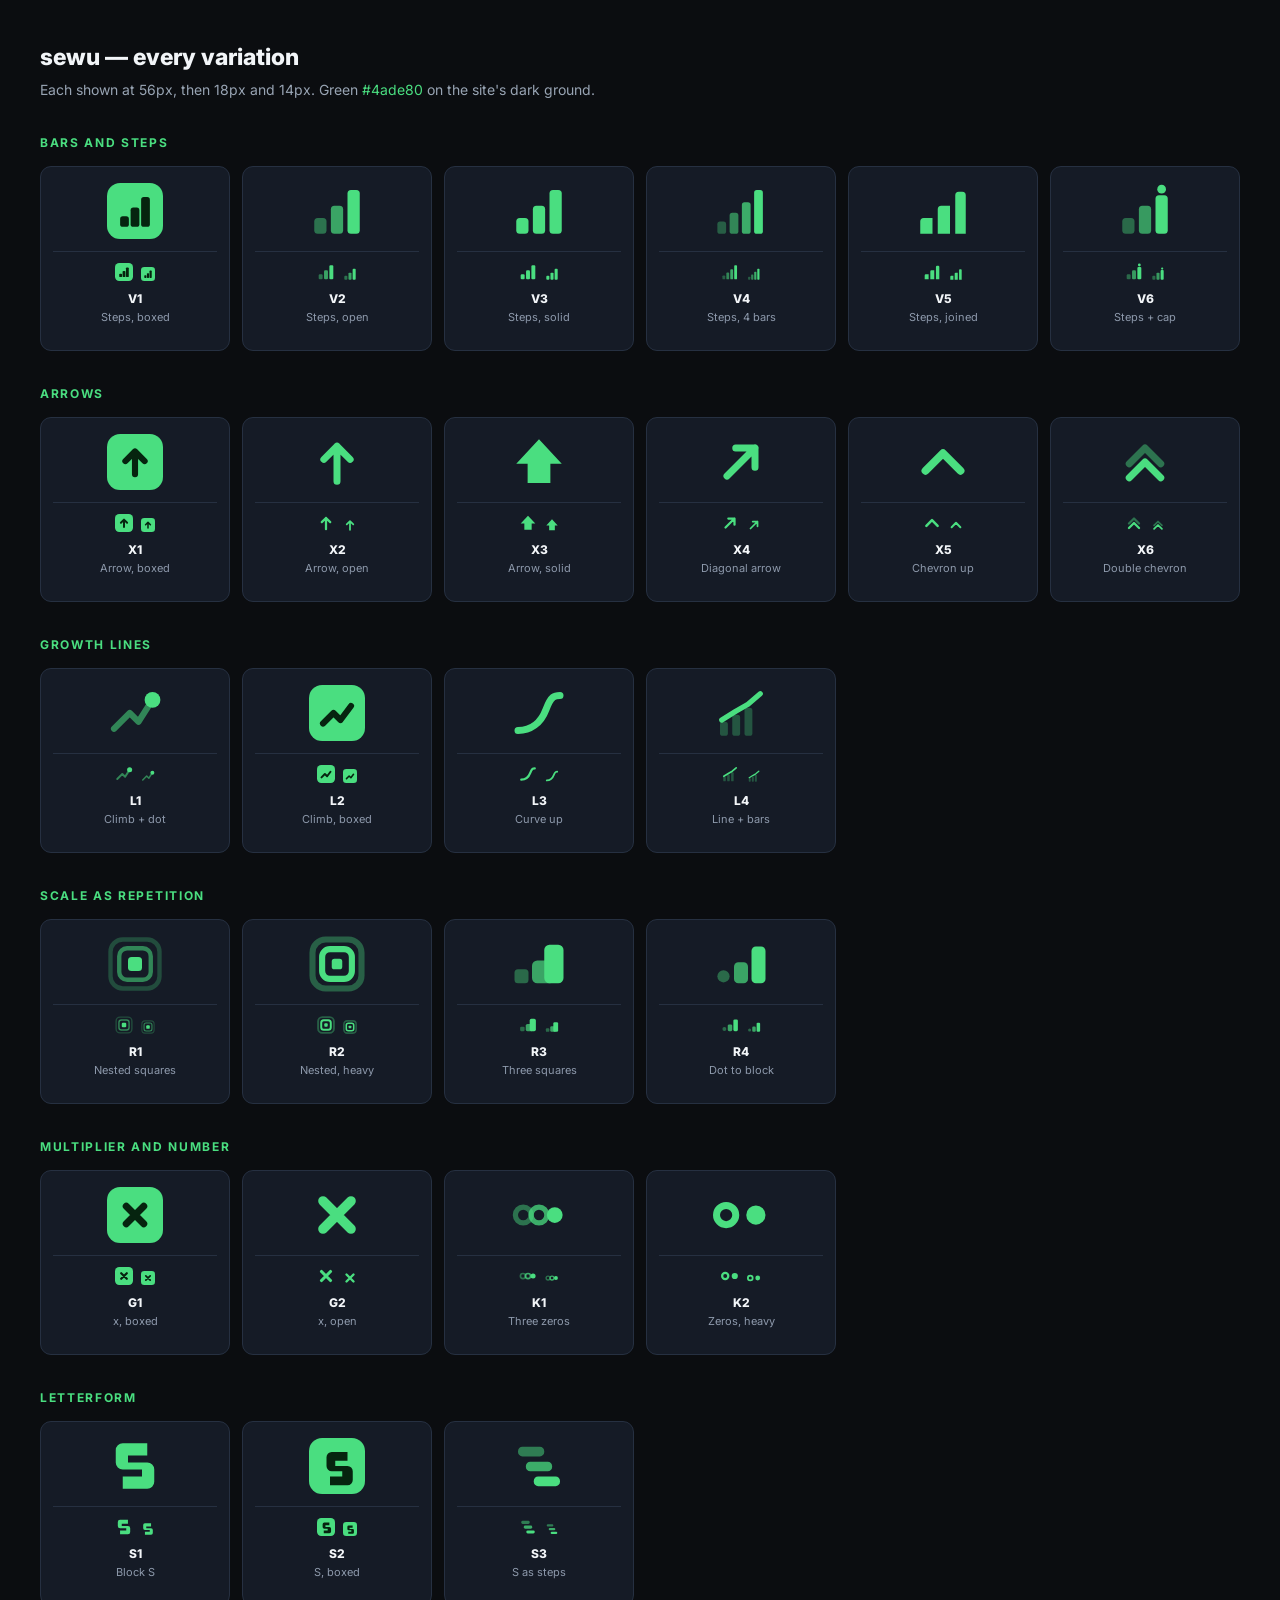
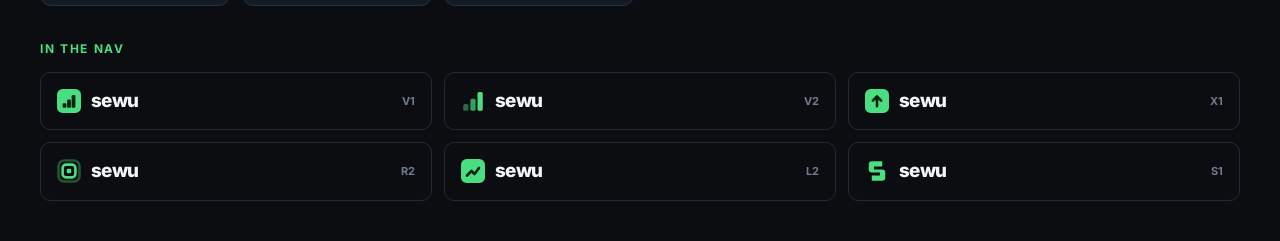
<file: _brand/logo-variations.html>
<!DOCTYPE html><html><head><meta charset="utf-8">
<link href="https://fonts.googleapis.com/css2?family=Inter:wght@400;600;700;800;900&display=swap" rel="stylesheet">
<style>
*{box-sizing:border-box}
body{margin:0;background:#0b0d10;color:#f2f5f8;font:400 14px/1.5 Inter,sans-serif;padding:40px}
h1{font-size:23px;font-weight:800;margin:0 0 4px}
.sub{color:#98a4b3;font-size:14px;margin:0 0 26px}
h2{font-size:12px;letter-spacing:.14em;text-transform:uppercase;color:#4ade80;margin:34px 0 14px;font-weight:700}
.grid{display:grid;grid-template-columns:repeat(6,1fr);gap:12px}
.c{background:#151b26;border:1px solid #263041;border-radius:11px;padding:16px 12px 12px;text-align:center}
.c .lg{width:56px;height:56px;margin:0 auto}
.c .rowm{display:flex;align-items:center;justify-content:center;gap:8px;margin-top:12px;padding-top:11px;border-top:1px solid #263041}
.c .sm{width:18px;height:18px}
.c .xs{width:14px;height:14px}
.c .id{font-size:12px;font-weight:800;color:#f2f5f8;margin-top:9px}
.c .nm{font-size:11px;color:#8d99ab;line-height:1.35;margin-top:2px;min-height:28px}
.locks{display:grid;grid-template-columns:repeat(3,1fr);gap:12px}
.lock{background:#0b0d10;border:1px solid #232936;border-radius:10px;padding:14px 16px;display:flex;align-items:center;gap:10px}
.lock b{font-size:19px;font-weight:800;letter-spacing:-.03em}
.lock .m{width:24px;height:24px;flex:0 0 24px}
</style></head><body>
<h1>sewu — every variation</h1>
<p class="sub">Each shown at 56px, then 18px and 14px. Green <span style="color:#4ade80">#4ade80</span> on the site's dark ground.</p>
<div id="out"></div>
<script>
var A='#4ade80', D='#06240f', M='#f2f5f8';
function box(inner){return '<rect width="64" height="64" rx="15" fill="'+A+'"/>'+inner}

var FAM = {
 'Bars and steps': {
  V1:['Steps, boxed', box('<rect x="15" y="38" width="10" height="12" rx="3" fill="'+D+'"/><rect x="27" y="28" width="10" height="22" rx="3" fill="'+D+'"/><rect x="39" y="16" width="10" height="34" rx="3" fill="'+D+'"/>')],
  V2:['Steps, open', '<rect x="6" y="40" width="14" height="18" rx="4" fill="'+A+'" opacity=".45"/><rect x="25" y="26" width="14" height="32" rx="4" fill="'+A+'" opacity=".7"/><rect x="44" y="8" width="14" height="50" rx="4" fill="'+A+'"/>'],
  V3:['Steps, solid', '<rect x="6" y="40" width="14" height="18" rx="4" fill="'+A+'"/><rect x="25" y="26" width="14" height="32" rx="4" fill="'+A+'"/><rect x="44" y="8" width="14" height="50" rx="4" fill="'+A+'"/>'],
  V4:['Steps, 4 bars', '<rect x="5" y="44" width="10" height="14" rx="3" fill="'+A+'" opacity=".35"/><rect x="19" y="34" width="10" height="24" rx="3" fill="'+A+'" opacity=".55"/><rect x="33" y="22" width="10" height="36" rx="3" fill="'+A+'" opacity=".75"/><rect x="47" y="8" width="10" height="50" rx="3" fill="'+A+'"/>'],
  V5:['Steps, joined', '<path d="M6 44a4 4 0 0 1 4-4h10v18H6Zm20-14a4 4 0 0 1 4-4h10v32H26Zm20-16a4 4 0 0 1 4-4h4a4 4 0 0 1 4 4v44H46Z" fill="'+A+'"/>'],
  V6:['Steps + cap', '<rect x="6" y="40" width="14" height="18" rx="4" fill="'+A+'" opacity=".4"/><rect x="25" y="26" width="14" height="32" rx="4" fill="'+A+'" opacity=".65"/><rect x="44" y="14" width="14" height="44" rx="4" fill="'+A+'"/><circle cx="51" cy="7" r="5" fill="'+A+'"/>']
 },
 'Arrows': {
  X1:['Arrow, boxed', box('<path d="M32 46V20m0 0-11 11m11-11 11 11" stroke="'+D+'" stroke-width="7" fill="none" stroke-linecap="round" stroke-linejoin="round"/>')],
  X2:['Arrow, open', '<path d="M32 54V14m0 0-15 15m15-15 15 15" stroke="'+A+'" stroke-width="8" fill="none" stroke-linecap="round" stroke-linejoin="round"/>'],
  X3:['Arrow, solid', '<path d="M32 6 58 34H45v22H19V34H6Z" fill="'+A+'"/>'],
  X4:['Diagonal arrow', '<path d="M16 48 48 16m0 0H26m22 0v22" stroke="'+A+'" stroke-width="8" fill="none" stroke-linecap="round" stroke-linejoin="round"/>'],
  X5:['Chevron up', '<path d="M12 42 32 22l20 20" stroke="'+A+'" stroke-width="9" fill="none" stroke-linecap="round" stroke-linejoin="round"/>'],
  X6:['Double chevron', '<path d="M14 34 32 16l18 18" stroke="'+A+'" stroke-width="8" fill="none" stroke-linecap="round" stroke-linejoin="round" opacity=".45"/><path d="M14 50 32 32l18 18" stroke="'+A+'" stroke-width="8" fill="none" stroke-linecap="round" stroke-linejoin="round"/>']
 },
 'Growth lines': {
  L1:['Climb + dot', '<path d="M8 50 26 32l10 10 14-22" stroke="'+A+'" stroke-width="7" fill="none" stroke-linecap="round" stroke-linejoin="round" opacity=".55"/><circle cx="52" cy="17" r="9" fill="'+A+'"/>'],
  L2:['Climb, boxed', box('<path d="M16 44 28 32l8 8 12-16" stroke="'+D+'" stroke-width="7" fill="none" stroke-linecap="round" stroke-linejoin="round"/>')],
  L3:['Curve up', '<path d="M8 52C22 52 34 44 40 28s10-16 16-16" stroke="'+A+'" stroke-width="8" fill="none" stroke-linecap="round"/>'],
  L4:['Line + bars', '<rect x="8" y="42" width="9" height="16" rx="3" fill="'+A+'" opacity=".3"/><rect x="22" y="34" width="9" height="24" rx="3" fill="'+A+'" opacity=".3"/><rect x="36" y="26" width="9" height="32" rx="3" fill="'+A+'" opacity=".3"/><path d="M10 40 26 30l14 -8 14 -12" stroke="'+A+'" stroke-width="6" fill="none" stroke-linecap="round" stroke-linejoin="round"/>']
 },
 'Scale as repetition': {
  R1:['Nested squares', '<rect x="24" y="24" width="16" height="16" rx="4" fill="'+A+'"/><rect x="14" y="14" width="36" height="36" rx="9" fill="none" stroke="'+A+'" stroke-width="5" opacity=".55"/><rect x="4" y="4" width="56" height="56" rx="14" fill="none" stroke="'+A+'" stroke-width="5" opacity=".25"/>'],
  R2:['Nested, heavy', '<rect x="26" y="26" width="12" height="12" rx="3" fill="'+A+'"/><rect x="15" y="15" width="34" height="34" rx="9" fill="none" stroke="'+A+'" stroke-width="7"/><rect x="4" y="4" width="56" height="56" rx="15" fill="none" stroke="'+A+'" stroke-width="7" opacity=".35"/>'],
  R3:['Three squares', '<rect x="4" y="38" width="16" height="16" rx="4" fill="'+A+'" opacity=".4"/><rect x="24" y="28" width="26" height="26" rx="6" fill="'+A+'" opacity=".7"/><rect x="24" y="4" width="0" height="0"/><rect x="38" y="10" width="22" height="44" rx="6" fill="'+A+'"/>'],
  R4:['Dot to block', '<circle cx="12" cy="46" r="7" fill="'+A+'" opacity=".4"/><rect x="24" y="30" width="16" height="24" rx="5" fill="'+A+'" opacity=".7"/><rect x="44" y="12" width="16" height="42" rx="5" fill="'+A+'"/>']
 },
 'Multiplier and number': {
  G1:['x, boxed', box('<path d="M22 22 42 42M42 22 22 42" stroke="'+D+'" stroke-width="8" stroke-linecap="round"/>')],
  G2:['x, open', '<path d="M16 16 48 48M48 16 16 48" stroke="'+A+'" stroke-width="11" stroke-linecap="round"/>'],
  K1:['Three zeros', '<circle cx="14" cy="32" r="9" fill="none" stroke="'+A+'" stroke-width="6" opacity=".45"/><circle cx="32" cy="32" r="9" fill="none" stroke="'+A+'" stroke-width="6" opacity=".75"/><circle cx="50" cy="32" r="9" fill="'+A+'"/>'],
  K2:['Zeros, heavy', '<circle cx="15" cy="32" r="11" fill="none" stroke="'+A+'" stroke-width="8"/><circle cx="49" cy="32" r="11" fill="'+A+'"/>']
 },
 'Letterform': {
  S1:['Block S', '<path d="M10 14a8 8 0 0 1 8-8h28v14H24v8h22a8 8 0 0 1 8 8v14a8 8 0 0 1-8 8H18V44h22v-8H18a8 8 0 0 1-8-8Z" fill="'+A+'"/>'],
  S2:['S, boxed', box('<path d="M20 22a6 6 0 0 1 6-6h18v10H30v6h14a6 6 0 0 1 6 6v10a6 6 0 0 1-6 6H24V44h14v-6H26a6 6 0 0 1-6-6Z" fill="'+D+'"/>')],
  S3:['S as steps', '<rect x="8" y="10" width="30" height="11" rx="5" fill="'+A+'" opacity=".5"/><rect x="17" y="27" width="30" height="11" rx="5" fill="'+A+'" opacity=".75"/><rect x="26" y="44" width="30" height="11" rx="5" fill="'+A+'"/>']
 }
};

var out=document.getElementById('out');
Object.keys(FAM).forEach(function(fam){
  var html='<h2>'+fam+'</h2><div class="grid">';
  var g=FAM[fam];
  Object.keys(g).forEach(function(id){
    var nm=g[id][0], inner=g[id][1];
    function svg(w){return '<svg viewBox="0 0 64 64" width="100%" height="100%">'+inner+'</svg>'}
    html+='<div class="c"><div class="lg">'+svg()+'</div>'+
      '<div class="rowm"><div class="sm">'+svg()+'</div><div class="xs">'+svg()+'</div></div>'+
      '<div class="id">'+id+'</div><div class="nm">'+nm+'</div></div>';
  });
  out.insertAdjacentHTML('beforeend', html+'</div>');
});

// lockups for the strongest few
var picks=[['V1',FAM['Bars and steps'].V1],['V2',FAM['Bars and steps'].V2],['X1',FAM['Arrows'].X1],
           ['R2',FAM['Scale as repetition'].R2],['L2',FAM['Growth lines'].L2],['S1',FAM['Letterform'].S1]];
var lh='<h2>In the nav</h2><div class="locks">';
picks.forEach(function(p){
  lh+='<div class="lock"><span class="m"><svg viewBox="0 0 64 64" width="100%" height="100%">'+p[1][1]+'</svg></span><b>sewu</b><span style="margin-left:auto;color:#6f7c90;font-size:11px;font-weight:700">'+p[0]+'</span></div>';
});
out.insertAdjacentHTML('beforeend', lh+'</div>');
</script></body></html>
</file>
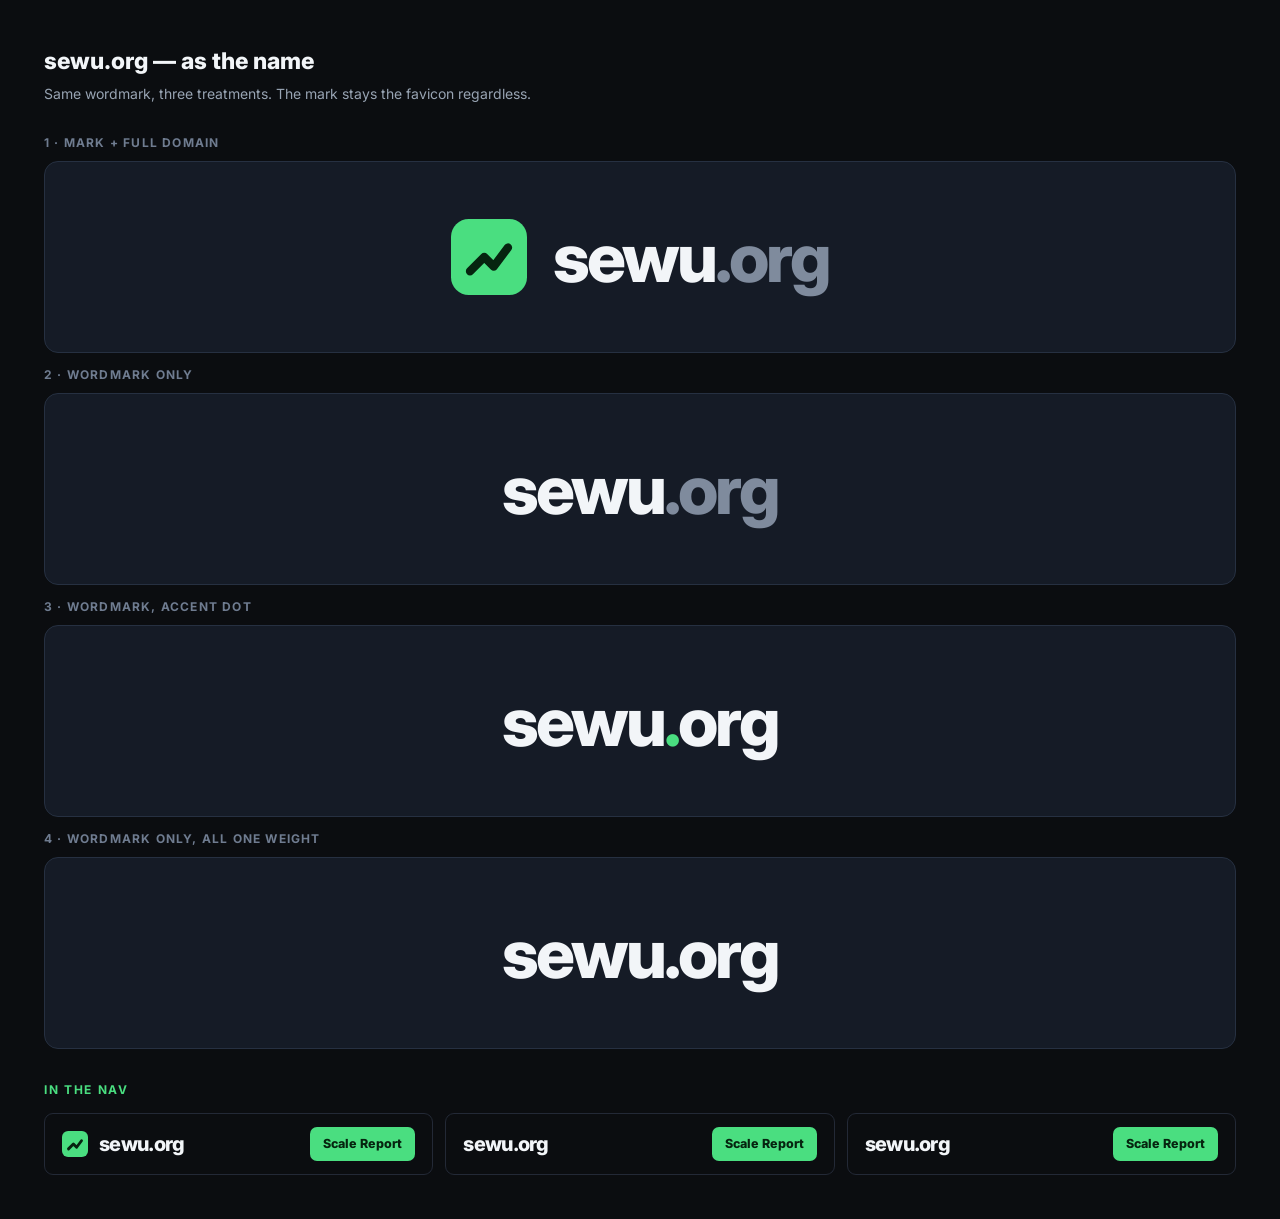
<file: _brand/wordmark-options.html>
<!DOCTYPE html><html><head><meta charset="utf-8">
<link href="https://fonts.googleapis.com/css2?family=Inter:wght@400;600;700;800;900&display=swap" rel="stylesheet">
<style>*{box-sizing:border-box}body{margin:0;background:#0b0d10;color:#f2f5f8;font:400 14px/1.5 Inter,sans-serif;padding:44px}
h1{font-size:23px;font-weight:800;margin:0 0 4px}.sub{color:#98a4b3;font-size:14px;margin:0 0 30px}
h2{font-size:12px;letter-spacing:.14em;text-transform:uppercase;color:#4ade80;margin:32px 0 14px;font-weight:700}
.big{background:#151b26;border:1px solid #263041;border-radius:14px;padding:44px;display:flex;align-items:center;justify-content:center;gap:26px;margin-bottom:13px}
.big .w{font-weight:800;font-size:68px;letter-spacing:-.045em}
.big .dim{color:#7f8b9d}.big .acc{color:#4ade80}
.mk{width:76px;height:76px;flex:0 0 76px}
.lab{color:#6f7c90;font-size:12px;font-weight:700;letter-spacing:.1em;text-transform:uppercase;margin-bottom:9px}
.navs{display:grid;grid-template-columns:repeat(3,1fr);gap:12px}
.nav{background:#0b0d10;border:1px solid #232936;border-radius:9px;padding:13px 17px;display:flex;align-items:center;gap:11px}
.nav .w{font-weight:800;font-size:20px;letter-spacing:-.035em}
.nav .m{width:26px;height:26px;flex:0 0 26px}
.nav .cta{margin-left:auto;background:#4ade80;color:#06240f;font-weight:800;font-size:12.5px;padding:8px 13px;border-radius:7px}
</style></head><body>
<h1>sewu.org — as the name</h1><p class="sub">Same wordmark, three treatments. The mark stays the favicon regardless.</p>

<div class="lab">1 · mark + full domain</div>
<div class="big"><span class="mk"><svg viewBox="0 0 64 64" width="100%" height="100%"><rect width="64" height="64" rx="15" fill="#4ade80"/><path d="M16 44 28 32l8 8 12-16" stroke="#06240f" stroke-width="7" fill="none" stroke-linecap="round" stroke-linejoin="round"/></svg></span><span class="w">sewu<span class="dim">.org</span></span></div>

<div class="lab">2 · wordmark only</div>
<div class="big"><span class="w">sewu<span class="dim">.org</span></span></div>

<div class="lab">3 · wordmark, accent dot</div>
<div class="big"><span class="w">sewu<span class="acc">.</span>org</span></div>

<div class="lab">4 · wordmark only, all one weight</div>
<div class="big"><span class="w">sewu.org</span></div>

<h2>In the nav</h2>
<div class="navs">
  <div class="nav"><span class="m"><svg viewBox="0 0 64 64" width="100%" height="100%"><rect width="64" height="64" rx="15" fill="#4ade80"/><path d="M16 44 28 32l8 8 12-16" stroke="#06240f" stroke-width="7" fill="none" stroke-linecap="round" stroke-linejoin="round"/></svg></span><span class="w">sewu<span class="dim">.org</span></span><span class="cta">Scale Report</span></div>
  <div class="nav"><span class="w">sewu<span class="dim">.org</span></span><span class="cta">Scale Report</span></div>
  <div class="nav"><span class="w">sewu<span class="acc">.</span>org</span><span class="cta">Scale Report</span></div>
</div>
</body></html>
</file>
<file: style.css>
:root{
  /* surfaces */
  --bg:#0b0d10; --panel:#131720; --panel-2:#151b26; --raise:#1e2634; --raise-2:#263142;
  --line:#232936; --line-2:#263041; --line-3:#334054;
  /* type */
  --ink:#f2f5f8; --mute:#98a4b3; --mute-2:#93a0b4; --faint:#6f7c90; --chev:#7c8aa0;
  /* brand green */
  --accent:#f2f5f8;          /* fills - on a dark ground the fill is light */
  --accent-ink:#0b0d10;      /* text on a fill */
  --accent-text:#f2f5f8;     /* text / border / icon */
  --accent-wash:rgba(242,245,248,.07);
  --accent-wash-2:rgba(242,245,248,.05);
  --nav-cta:#396047; --nav-cta-ink:#ffffff;
  /* nav */
  --nav-bg:rgba(11,13,16,.82); --nav-ink:#f2f5f8; --nav-line:#232936; --nav-mute:#98a4b3;
  /* states */
  --warn:#b45309; --warn-ink:#fcd9a4; --warn-wash:rgba(180,83,9,.1); --err:#fca5a5;
  --shadow:0 18px 44px rgba(0,0,0,.45);
  --lead:#dbe3ec;
}
html[data-theme="light"]{
  --bg:#ffffff; --panel:#f4f6f8; --panel-2:#ffffff; --raise:#ffffff; --raise-2:#f0f3f6;
  --line:#e2e8f0; --line-2:#e2e8f0; --line-3:#cbd5e1;
  --ink:#0d1117; --mute:#4d5866; --mute-2:#5b6673; --faint:#71808f; --chev:#94a3b8;
  --accent:#0d1117;          /* black fill, white label */
  --accent-ink:#ffffff;
  --accent-text:#0d1117;     /* 19.46:1 on white */
  --accent-wash:rgba(13,17,23,.05);
  --accent-wash-2:rgba(13,17,23,.03);
  /* the nav is dark in both themes, so its cta must invert or it vanishes */
  --nav-cta:#396047; --nav-cta-ink:#ffffff;
  --nav-bg:rgba(13,17,23,.94); --nav-ink:#ffffff; --nav-line:#0d1117; --nav-mute:#98a4b3;
  --warn:#b45309; --warn-ink:#7c3d06; --warn-wash:rgba(180,83,9,.08); --err:#b91c1c;
  --shadow:0 10px 30px rgba(13,17,23,.08);
  --lead:#334155;
}
*{box-sizing:border-box}
html{-webkit-text-size-adjust:100%}
body{margin:0;background:var(--bg);color:var(--ink);
  font:400 18px/1.6 Inter,-apple-system,BlinkMacSystemFont,"Segoe UI",Roboto,sans-serif;}
.wrap{max-width:var(--w);margin:0 auto;padding:0 24px}
section{padding:56px 0;border-top:1px solid var(--line)}
section:first-of-type{border-top:0}
h1,h2,h3{line-height:1.12;margin:0 0 18px;letter-spacing:-.02em}
h1{font-size:clamp(32px,6vw,56px);font-weight:800}
h2{font-size:clamp(26px,4vw,38px);font-weight:800}
h3{font-size:20px;font-weight:700;margin-bottom:8px}
p{margin:0 0 14px;max-width:62ch}
.lead{font-size:clamp(19px,2.4vw,24px);color:var(--lead);font-weight:600;max-width:60ch}
.eyebrow{font-family:'IBM Plex Mono',Consolas,monospace;font-size:11.5px;letter-spacing:.18em;text-transform:uppercase;color:var(--accent-text);font-weight:600;margin-bottom:16px}
.logo{font-size:22px;font-weight:800;letter-spacing:-.03em}
header{padding:28px 0}
.btn{display:inline-block;background:#396047;color:#ffffff;
  font-weight:800;font-size:16px;letter-spacing:.02em;padding:16px 30px;border-radius:8px;
  text-decoration:none;border:0;cursor:pointer}
.btn:hover{filter:brightness(1.12)}
.btn-alt{background:transparent;color:var(--ink);border:1px solid var(--line)}
.btn-alt:hover{border-color:var(--ink);filter:none}
.btn-quiet{display:inline-block;margin-left:18px;color:var(--mute);text-decoration:none;font-size:15px;font-weight:600}
.btn-quiet:hover{color:var(--ink)}
@media(max-width:600px){.btn-quiet{display:block;margin:16px 0 0}}
.btn-block{display:block;width:100%;text-align:center;font-size:17px;padding:18px}
.stats{display:grid;grid-template-columns:repeat(3,1fr);gap:16px;margin-top:36px}
.stat{background:var(--panel);border:1px solid var(--line);border-radius:10px;padding:22px}
.stat b{display:block;font-size:clamp(24px,3.6vw,34px);font-weight:800;letter-spacing:-.02em}
.stat span{font-size:14px;color:var(--mute)}
.grid{display:grid;grid-template-columns:repeat(3,1fr);gap:20px}
.card{background:var(--panel);border:1px solid var(--line);border-radius:10px;padding:24px}
.card p{color:var(--mute);margin:0;font-size:16px}
.case{background:var(--panel);border:1px solid var(--line);border-left:3px solid var(--accent-text);
  border-radius:10px;padding:28px}
.case p{margin:0 0 8px}
.case .big{font-size:clamp(22px,3.2vw,30px);font-weight:800;color:var(--accent-text);margin-top:14px}
.shots{display:grid;grid-template-columns:1fr;gap:18px;margin-top:26px;max-width:760px}
figure{margin:0;background:var(--bg);border:1px solid var(--line);border-radius:10px;overflow:hidden}
figure img{display:block;width:100%;height:auto}
figcaption{font-size:13px;color:var(--mute);padding:12px 14px;border-top:1px solid var(--line)}
ul.plain{list-style:none;padding:0;margin:0}
ul.plain{max-width:70ch}
ul.plain li{padding:11px 0 11px 28px;border-bottom:1px solid var(--line);position:relative;color:var(--mute)}
ul.plain li:before{content:"";position:absolute;left:4px;top:19px;width:8px;height:8px;border-radius:50%;background:var(--accent-text)}
ul.plain li b{color:var(--ink)}
form{background:transparent;border:0;border-radius:0;padding:0;margin-top:26px;max-width:640px}
label{display:block;font-size:12.5px;font-weight:800;letter-spacing:.06em;text-transform:uppercase;color:var(--mute);margin:26px 0 8px}
label:first-of-type{margin-top:0}
input,select,textarea{width:100%;background:transparent;color:var(--ink);border:0;border-bottom:2px solid var(--line);
  border-radius:0;padding:12px 0;font:inherit;font-size:18px;transition:border-color .15s}
input:focus,select:focus,textarea:focus{outline:0;border-bottom-color:var(--ink)}
select{appearance:none;-webkit-appearance:none;background-image:url("data:image/svg+xml,%3Csvg xmlns='http://www.w3.org/2000/svg' viewBox='0 0 24 24' fill='none' stroke='%230d1117' stroke-width='2.2'%3E%3Cpath d='M6 9l6 6 6-6'/%3E%3C/svg%3E");
  background-repeat:no-repeat;background-position:right 2px center;background-size:16px;padding-right:28px;cursor:pointer}
textarea{min-height:120px;resize:vertical}
form .btn{margin-top:32px}
form .btn-block{margin-top:26px}
footer{background:var(--ink);color:#98a4b3;padding:46px 0 40px;border-top:0;font-size:13px}

footer p{max-width:none}
@media(max-width:760px){
  section{padding:52px 0}
  .stats,.grid,.shots{grid-template-columns:1fr}
}

/* ---------- site header ---------- */
.announce{background:var(--accent);color:var(--accent-ink);font-size:13.5px;font-weight:700;
  letter-spacing:.01em;text-align:center;padding:9px 16px}
.announce a{color:var(--accent-ink);text-decoration:none;border-bottom:1px solid rgba(6,36,15,.4)}
.announce a:hover{border-bottom-color:var(--accent-ink)}

.nav{position:sticky;top:0;z-index:50;background:var(--nav-bg);
  backdrop-filter:saturate(140%) blur(10px);border-bottom:1px solid var(--nav-line)}
.nav .wrap{display:flex;align-items:center;justify-content:space-between;padding:14px 24px}
/* proportions locked to the merch lockup: mark ink 52x34, wordmark 42, gap 14.3 */
.nav .brand{display:flex;align-items:center;gap:.340em;text-decoration:none;color:var(--nav-ink);font-size:20px}
.nav .brand b{font-size:1em;font-weight:800;letter-spacing:-.03em}
.nav .brand .mk{width:1.238em;height:.809em;display:block;flex:0 0 1.238em}
.nav ul{list-style:none;display:flex;align-items:center;gap:26px;margin:0;padding:0}
.nav a.lnk{color:var(--nav-mute);text-decoration:none;font-size:15px;font-weight:600}
.nav a.lnk:hover,.nav a.lnk[aria-current]{color:var(--nav-ink)}
.nav a.cta{background:var(--nav-cta);color:var(--nav-cta-ink);text-decoration:none;font-weight:800;
  font-size:14.5px;padding:10px 18px;border-radius:8px}
.nav a.cta:hover{filter:brightness(1.08)}
@media(max-width:720px){
  .nav .wrap{padding:12px 20px}
  .nav ul{gap:16px}
  .nav li.hide-sm{display:none}
  .nav a.lnk{font-size:14px}
  .nav a.cta{padding:9px 14px;font-size:13.5px}
  .announce{font-size:12.5px;padding:8px 14px}
}

/* ---- scale ladder table ---- */
.wrap.wide{max-width:1180px}
.scroller{overflow-x:auto;margin:30px 0 0;-webkit-overflow-scrolling:touch}
table.ladder{border-collapse:separate;border-spacing:0;width:100%;min-width:940px;font-size:13.5px}
table.ladder th,table.ladder td{text-align:left;vertical-align:top;padding:14px 15px;border-bottom:1px solid var(--line)}
table.ladder thead th{background:var(--ink);color:var(--bg);font-weight:800;font-size:13px;
  letter-spacing:.06em;text-transform:uppercase;border-bottom:0;padding:13px 15px}
table.ladder thead th .n{display:inline-block;background:var(--bg);color:var(--ink);
  border-radius:5px;padding:1px 7px;margin-right:8px;font-size:12.5px}
table.ladder thead tr.sub th{background:var(--panel);color:var(--mute);font-weight:600;
  text-transform:none;letter-spacing:0;font-size:12.5px;border-bottom:1px solid var(--line)}
table.ladder .rowhead{width:150px;background:var(--panel);font-weight:800;font-size:13px;color:var(--ink)}
table.ladder thead .rowhead{background:var(--ink)}
table.ladder thead tr.sub .rowhead{background:var(--panel)}
table.ladder td{color:var(--mute);line-height:1.5}
table.ladder td b{color:var(--ink);font-weight:700}
table.ladder tfoot td{background:var(--panel);color:var(--ink);border-bottom:0}
table.ladder tfoot .rowhead{border-bottom:0}
.src{font-size:12.5px;color:var(--mute);margin-top:18px;max-width:74ch}
.cta-row{margin-top:26px}
@media(max-width:760px){ .scroller{margin-left:-20px;margin-right:-20px;padding:0 20px} }

/* ---- intro block ---- */


@media(max-width:640px){ .intro{flex-direction:column;gap:16px}  }

/* split rows: label + result on the left, the story on the right.
   rows self-size, so cases of different lengths do not fight a grid. */
ul.cases{list-style:none;padding:0;margin:48px 0 0;max-width:900px}
ul.cases li{display:grid;grid-template-columns:340px minmax(0,560px);gap:0 40px;
  padding:26px 0 0;border-top:1px solid var(--line)}
ul.cases li+li{margin-top:38px}
ul.cases li:first-child{border-top:2px solid var(--ink)}
/* 14px paragraph gap, not 6px: under one line-height a break stops reading as a
   break and the two paragraphs fuse into one grey block. That is the wall. */
ul.cases p{color:var(--mute);margin:0 0 14px;font-size:16px;line-height:1.6;max-width:none}
ul.cases p:last-child{margin-bottom:0}
ul.cases .body-col p{max-width:500px}
ul.cases .body-col b{display:inline;margin:0;font-size:inherit;line-height:inherit;letter-spacing:inherit;color:var(--ink);font-weight:700}
ul.cases .eyebrow{font-size:10.5px;letter-spacing:.12em;text-transform:uppercase;
  color:var(--mute-2);font-weight:800;line-height:1.3;margin:0 0 10px}
ul.cases b{display:block;margin:0;color:var(--ink);font-size:clamp(20px,2.1vw,25px);font-weight:800;line-height:1.15;letter-spacing:-.02em}
ul.cases b .hl{color:#396047}
.btn-sub{font-family:'IBM Plex Mono',Consolas,monospace;font-size:10.5px;font-weight:500;letter-spacing:.14em;
  color:#98a4b3;margin:12px 0 0;text-transform:uppercase}
/* post-proof ask, centered under the case list; sub-line needs the darker
   gray on the white ground (#98a4b3 is the dark-hero value, 2.6:1 here) */
.cta-cases{text-align:center;margin:64px 0 8px}
.cta-cases .btn-sub{max-width:none;margin:12px 0 0;color:var(--mute)}
ul.cases .verdict{display:inline-flex;align-items:center;gap:6px;font-family:'IBM Plex Mono',Consolas,monospace;
  font-size:10px;font-weight:600;letter-spacing:.12em;color:#396047;border:1px solid #cbd5e1;
  border-radius:4px;padding:4px 9px;margin:14px 0 0;text-transform:uppercase}
ul.cases .verdict:before{content:"";width:7px;height:7px;border-radius:50%;background:#396047}
/* scroll reveal: .rv is added by JS only, so no-JS visitors see everything */
ul.cases>li.rv{opacity:0;transform:translateY(28px);transition:opacity .6s ease,transform .6s ease}
ul.cases>li.rv.in{opacity:1;transform:none}
@media (prefers-reduced-motion:reduce){ul.cases>li.rv{transition:none;opacity:1;transform:none}}

/* every case is the same size on purpose - operator's call, 2026-08-17. no
   per-case type or bar overrides live here; add none. the block is separated
   by air and the hairlines, not by weight. */

/* transformation mark. each row is on its OWN scale - "after" is always full
   width - so nothing implies one case's lift is comparable to another's. */
ul.cases .gfx{margin:14px 0 0}
ul.cases .barrow{display:flex;align-items:center;gap:9px;margin:0 0 5px}
ul.cases .barlab{font-family:'IBM Plex Mono',Consolas,monospace;font-size:10px;font-weight:600;color:var(--mute-2);width:44px;
  text-align:right;font-variant-numeric:tabular-nums;letter-spacing:.02em;flex:none}
ul.cases .bar{height:9px;border-radius:0 4px 4px 0;flex:none}
ul.cases .bar.pre{background:var(--faint)}
ul.cases .bar.post{background:#396047}
ul.cases .dots{display:flex;gap:7px;align-items:center;height:23px}
ul.cases .dot{width:13px;height:13px;border-radius:50%;border:2px solid var(--faint)}
ul.cases .dot.on{background:#396047;border-color:#396047}
ul.cases .gfxcap{font-family:'IBM Plex Mono',Consolas,monospace;font-size:10px;font-weight:600;color:var(--mute-2);margin:7px 0 0;
  letter-spacing:.06em}
@media(max-width:700px){
  ul.cases li{grid-template-columns:1fr;gap:0}
  ul.cases .lead-col{margin-bottom:12px}
  ul.cases{margin-top:60px}
  ul.cases li+li{margin-top:32px}
}

/* ---- mobile nav: logo + one button only ---- */
.nav a.cta,.nav a.lnk{white-space:nowrap}
@media(max-width:620px){
  .nav .wrap{padding:11px 18px}
  .nav a.lnk{display:none}          /* secondary route lives on /contact, reachable from the report */
  .nav .brand b{font-size:18px}
  .nav a.cta{font-size:13px;padding:9px 13px}
}
@media(max-width:380px){
  .nav .brand b{font-size:17px}
  .nav a.cta{font-size:12.5px;padding:8px 11px}
}

/* ---- editorial: serif display, rules instead of card fills ---- */
/* static content loses its box and gains a rule; interactive elements keep their fill */
.stat{background:transparent;border:0;border-top:1px solid var(--ink);
   border-radius:0;padding:15px 0 0}
.stats{gap:28px}
@media(max-width:760px){ .stats{gap:20px} }

/* h2/h3 follow h1 into the serif so the hierarchy is one voice */
/* static panels on /scale and /report lose their fill, same as the homepage */
.preview,.toc,.sub,.also,.tell{background:transparent!important}
.preview,.toc{border:0!important;border-top:1px solid var(--ink)!important;border-radius:0!important;
  padding:16px 0 0!important}
.sub{border:0!important;border-top:1px solid var(--ink)!important;border-radius:0!important;
  padding:16px 0 0!important;margin:0 0 26px!important}
.tell{border:0!important;border-left:2px solid var(--line)!important;border-radius:0!important;
  padding:2px 0 2px 16px!important}

/* ---- dark hero block: the nav is the top of it, not a separate bar ---- */
.hero{background:var(--ink);color:#fff;padding:66px 0 58px;margin-top:0}
.hero .eyebrow{color:#98a4b3}
.hero h1{color:#fff}
.hero .lead{color:#c7d0dc}
.hero p{color:#98a4b3}
.nav{border-bottom:0}
/* numbers as graphics, inside the dark block */
.hero .stats{gap:40px;margin-top:38px}
.hero .stat{border-top:2px solid #3a4453;padding:18px 0 0}
.hero .stat b{display:block;font-size:clamp(44px,6.6vw,82px);line-height:.9;letter-spacing:-.045em;color:#fff}
.hero .stat span{display:block;margin-top:12px;font-size:13px;color:#98a4b3;max-width:none}
@media(max-width:760px){
  .hero{padding:44px 0 40px}
  .hero .stats{gap:26px;margin-top:28px}
  /* stat numbers must stay under the headline at every width */
  .hero .stat b{font-size:clamp(30px,9vw,40px)}
  .hero h1{font-size:clamp(46px,11.5vw,64px)}
}

/* hero headline must out-scale the stat numbers, not sit under them */
.hero h1{font-size:clamp(42px,8vw,100px);line-height:.98;letter-spacing:-.04em;max-width:16ch}
.hero .lead{font-size:clamp(19px,2.2vw,25px);margin-top:22px}
@media(max-width:760px){ .hero h1{letter-spacing:-.03em;max-width:none} }


/* heading band only - page content stays on white */
.hero-band{background:var(--ink);color:#fff;padding:56px 0 46px}
.hero-band .eyebrow{color:#98a4b3}
.hero-band h1{color:#fff;font-size:clamp(42px,8vw,100px);line-height:.98;letter-spacing:-.04em;max-width:16ch}
.hero-band .lead{color:#c7d0dc;font-size:clamp(19px,2.2vw,25px);margin:22px 0 0}
.hero-band .lead:last-child,.hero-band h1:last-child{margin-bottom:0}
@media(max-width:760px){
  .hero-band{padding:38px 0 32px}
  .hero-band h1{font-size:clamp(46px,11.5vw,64px);max-width:none;letter-spacing:-.03em}
}

/* at 100px, weight 800 closes the counters and reads as volume, not authority */
.hero h1,.hero-band h1{font-weight:600}

/* black footer */
footer .brand{display:flex;align-items:center;gap:.34em;text-decoration:none;color:#fff;font-size:20px}
footer .brand b{font-size:1em;font-weight:800;letter-spacing:-.03em}
footer .brand .mk{width:1.238em;height:.809em;display:block;flex:0 0 1.238em}
footer .ft-legal{margin:34px 0 0;font-size:12.5px;color:#6b7686;max-width:none}

/* byline beside the photo */
.intro .byline{margin:0 0 12px;line-height:1.3}
.intro .byline b{display:block;color:var(--ink);font-size:17px;font-weight:800;letter-spacing:-.01em}
.intro .byline span{display:block;font-size:13px;color:var(--mute);letter-spacing:.02em;margin-top:2px}


/* photo and name share a row at every width; bio spans below */
.intro{display:grid;grid-template-columns:88px 1fr;gap:0 20px;align-items:center;max-width:70ch;margin-top:8px}
.intro img{grid-row:1;grid-column:1;width:88px;height:88px;border-radius:50%;display:block;
  border:1px solid var(--line);filter:grayscale(1)}
.intro .byline{grid-row:1;grid-column:2;margin:0}
.intro .bio{grid-column:1/-1;margin:20px 0 0;color:var(--mute);line-height:1.6}
@media(max-width:640px){
  .intro{grid-template-columns:68px 1fr;gap:0 15px}
  .intro img{width:68px;height:68px}
  .intro .bio{margin-top:16px}
}

/* ---- complete footer ---- */
footer .ft-grid{display:grid;grid-template-columns:1.6fr 1fr 1fr;gap:40px 48px;align-items:start}
footer .ft-tag{color:#98a4b3;font-size:14px;line-height:1.5;margin:14px 0 18px;max-width:34ch}
footer .ft-ico-row{display:inline-flex;gap:16px;flex-wrap:wrap}
footer .ft-ico{color:#98a4b3;display:inline-flex;align-items:center}
footer .ft-ico:hover{color:#fff}
footer .ft-col h4{font-family:'IBM Plex Mono',Consolas,monospace;font-size:11.5px;letter-spacing:.12em;text-transform:uppercase;color:#6b7686;
  font-weight:600;margin:0 0 14px}
footer .ft-col a{display:block;color:#c7d0dc;text-decoration:none;font-size:14.5px;font-weight:600;padding:5px 0}
footer .ft-col a:hover{color:#fff}
footer .ft-legal{margin:40px 0 0;padding-top:22px;border-top:1px solid #232936;font-size:12.5px;color:#6b7686;max-width:none}
@media(max-width:760px){
  footer .ft-grid{grid-template-columns:1fr 1fr;gap:30px 24px}
  footer .ft-brand{grid-column:1/-1}
}
@media(max-width:420px){ footer .ft-grid{grid-template-columns:1fr} }

/* ---- contact: dark heading band, then form LEFT + proof aside RIGHT on white ---- */
.contact{padding:56px 0 80px}
.contact-grid{display:block;max-width:none}
.contact-main{max-width:600px}
.contact-form form{margin:0;max-width:none}
@media(max-width:900px){
  .contact{padding:40px 0 56px}
  .contact-main{max-width:none}
}

/* skip link - visible only on keyboard focus */
.skip{position:absolute;left:-9999px;top:0;z-index:100;background:var(--ink);color:#fff;
  padding:12px 18px;border-radius:0 0 8px 0;font-weight:700;font-size:14px;text-decoration:none}
.skip:focus{left:0}
/* footer icons: 18px glyph inside a 44px target */
footer .ft-ico{min-width:44px;min-height:44px;justify-content:center;margin:-13px}
footer .ft-ico-row{gap:6px}
</file>
